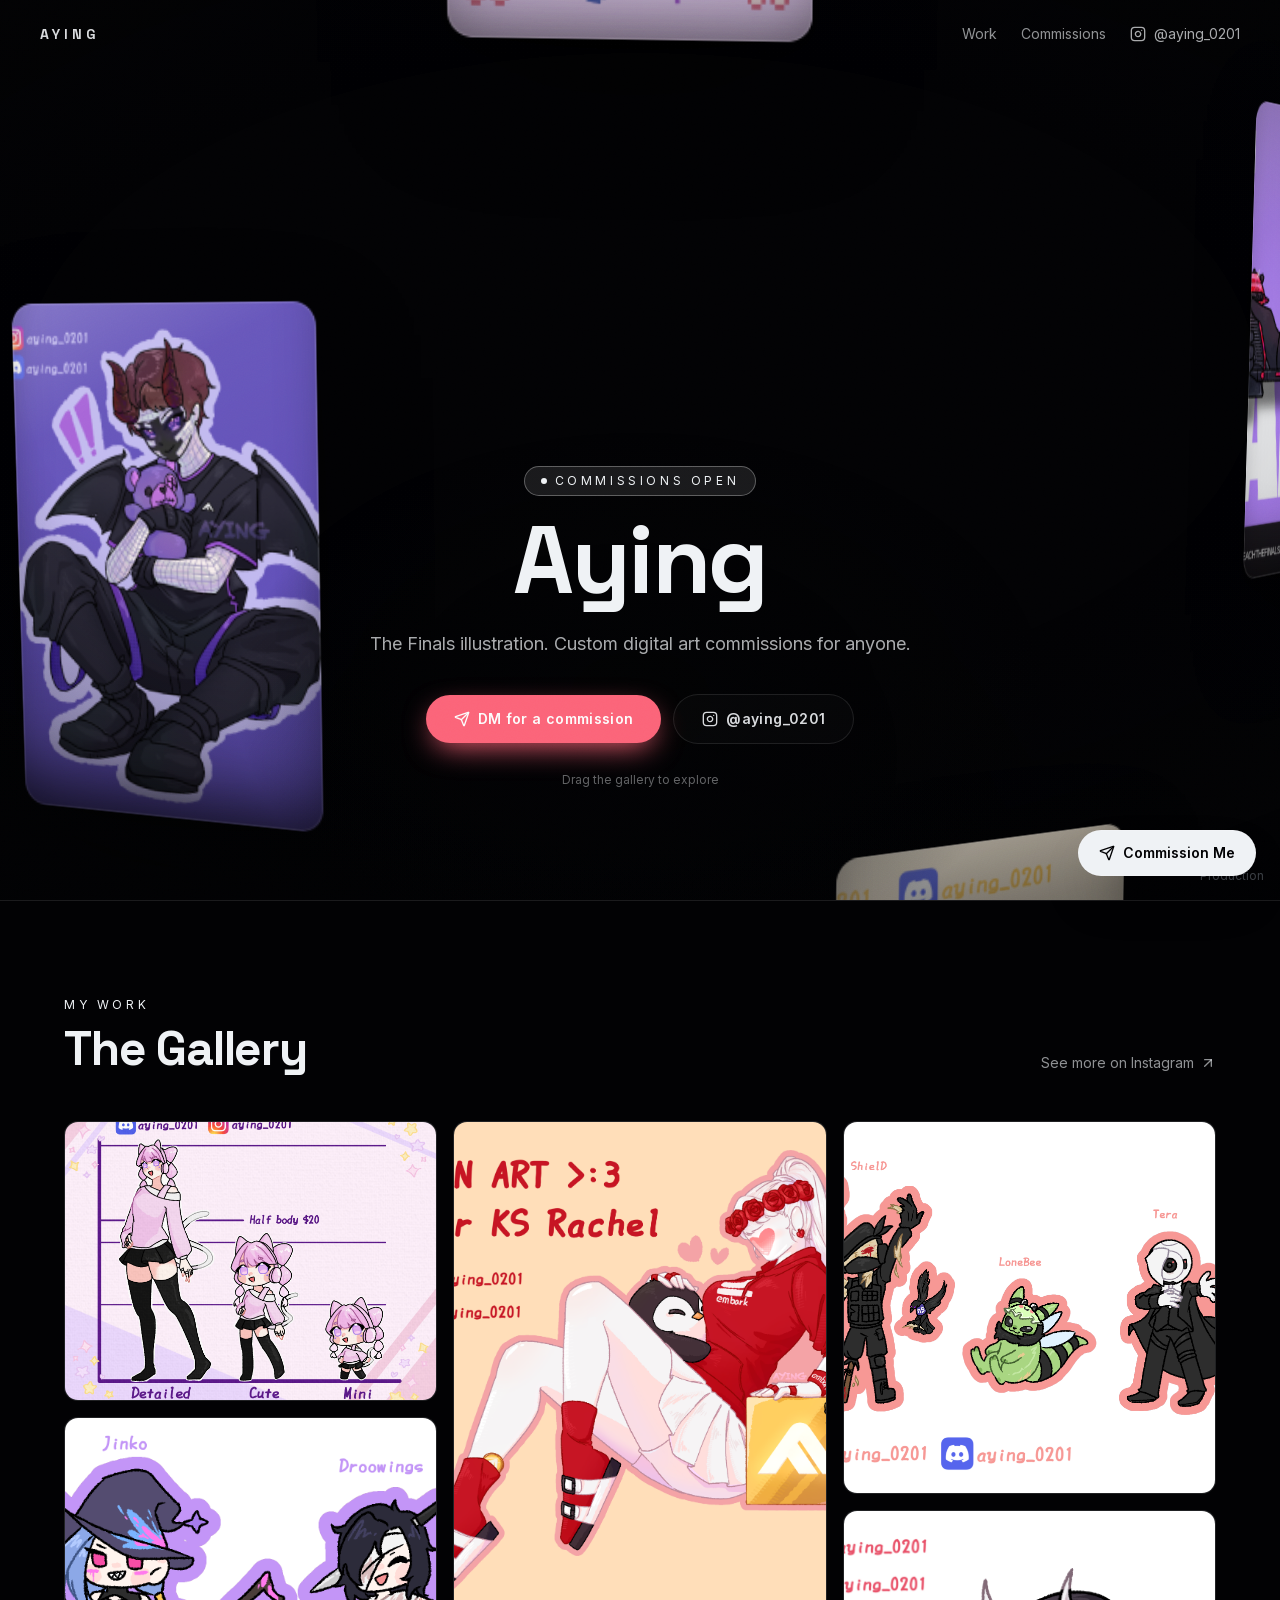
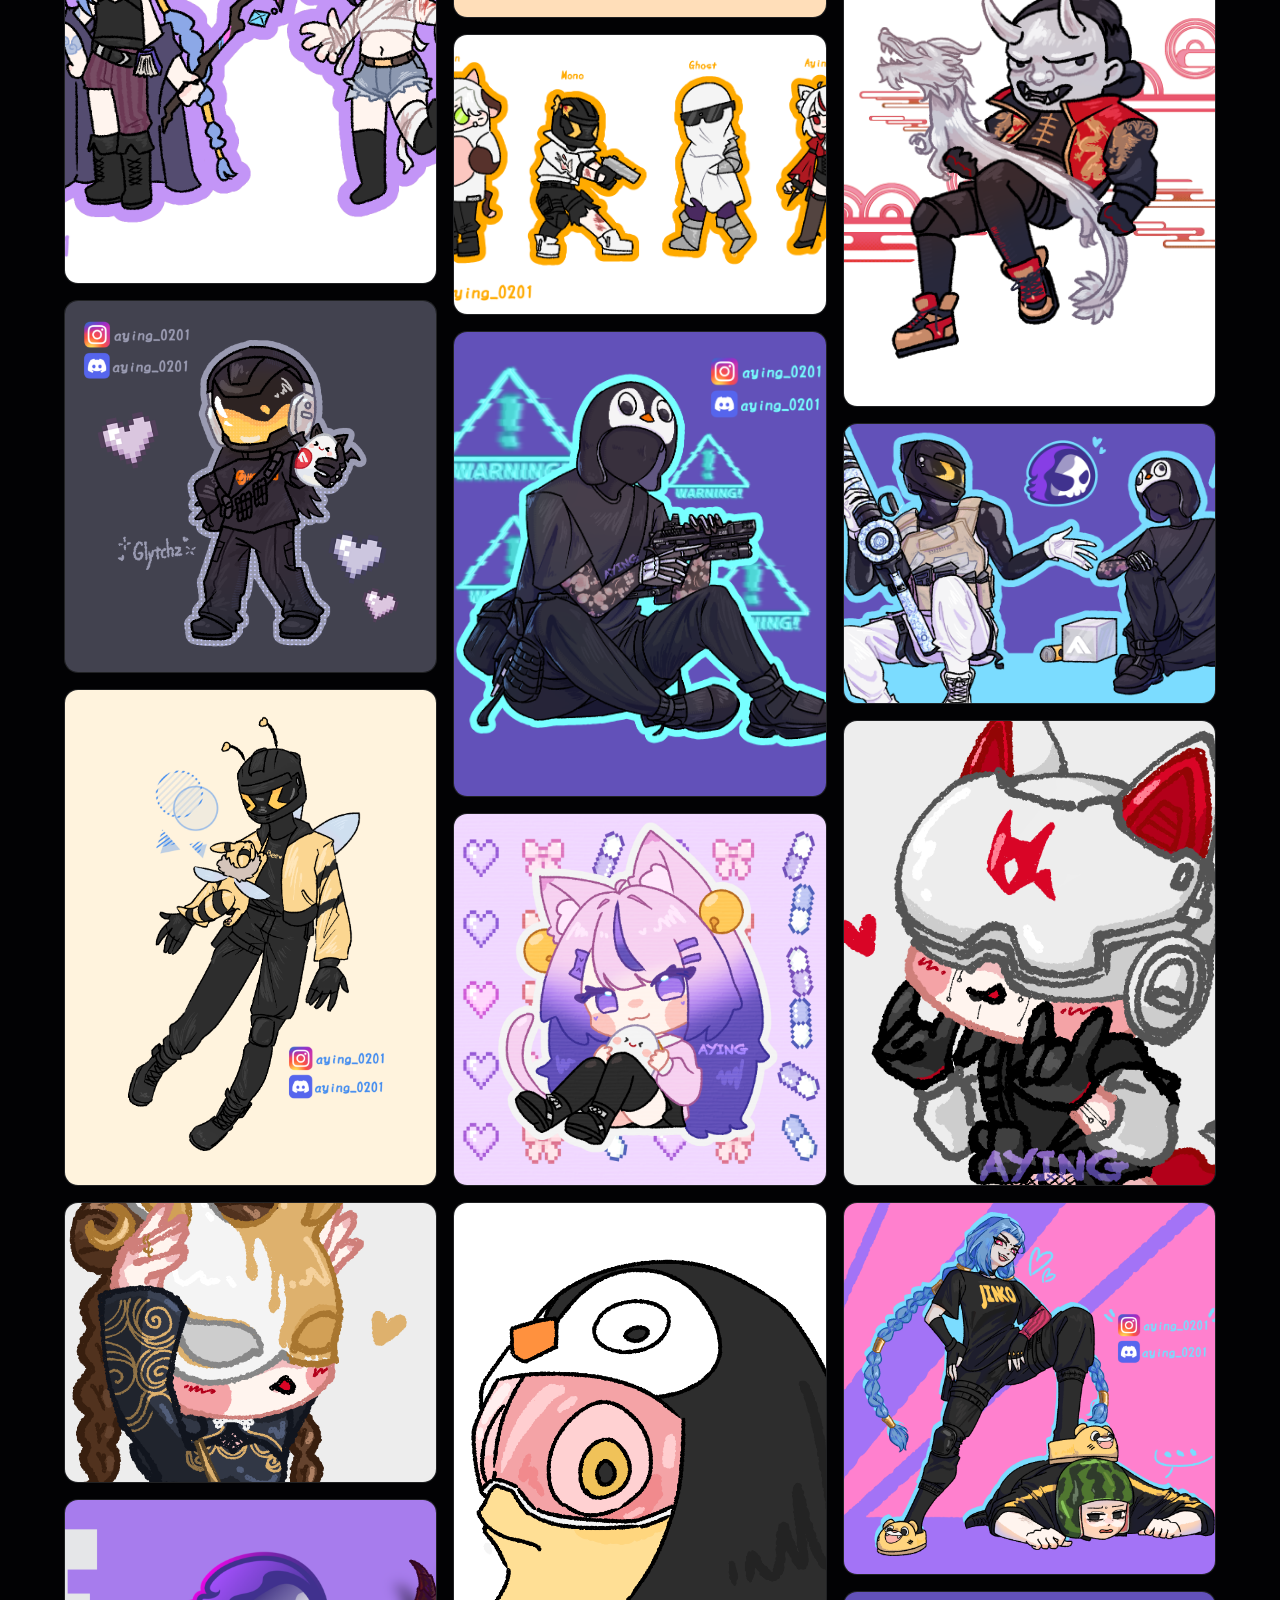
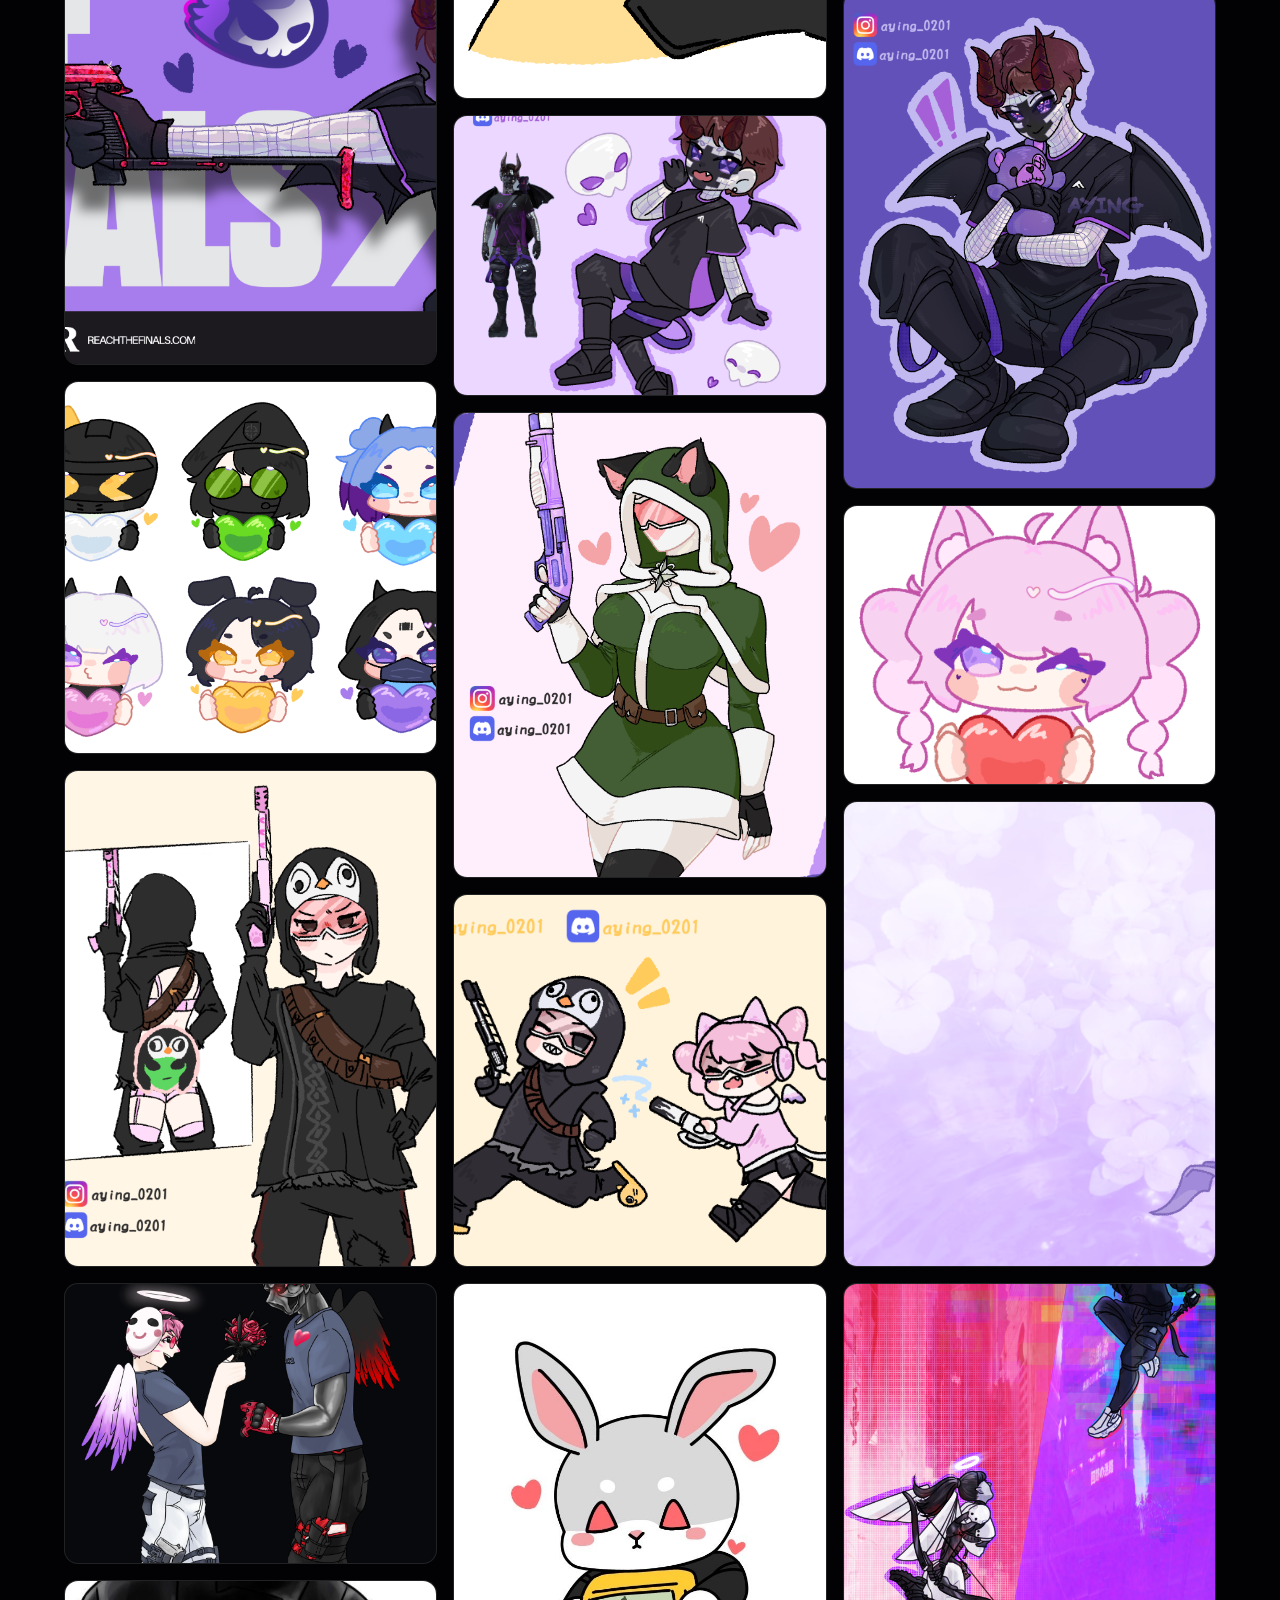
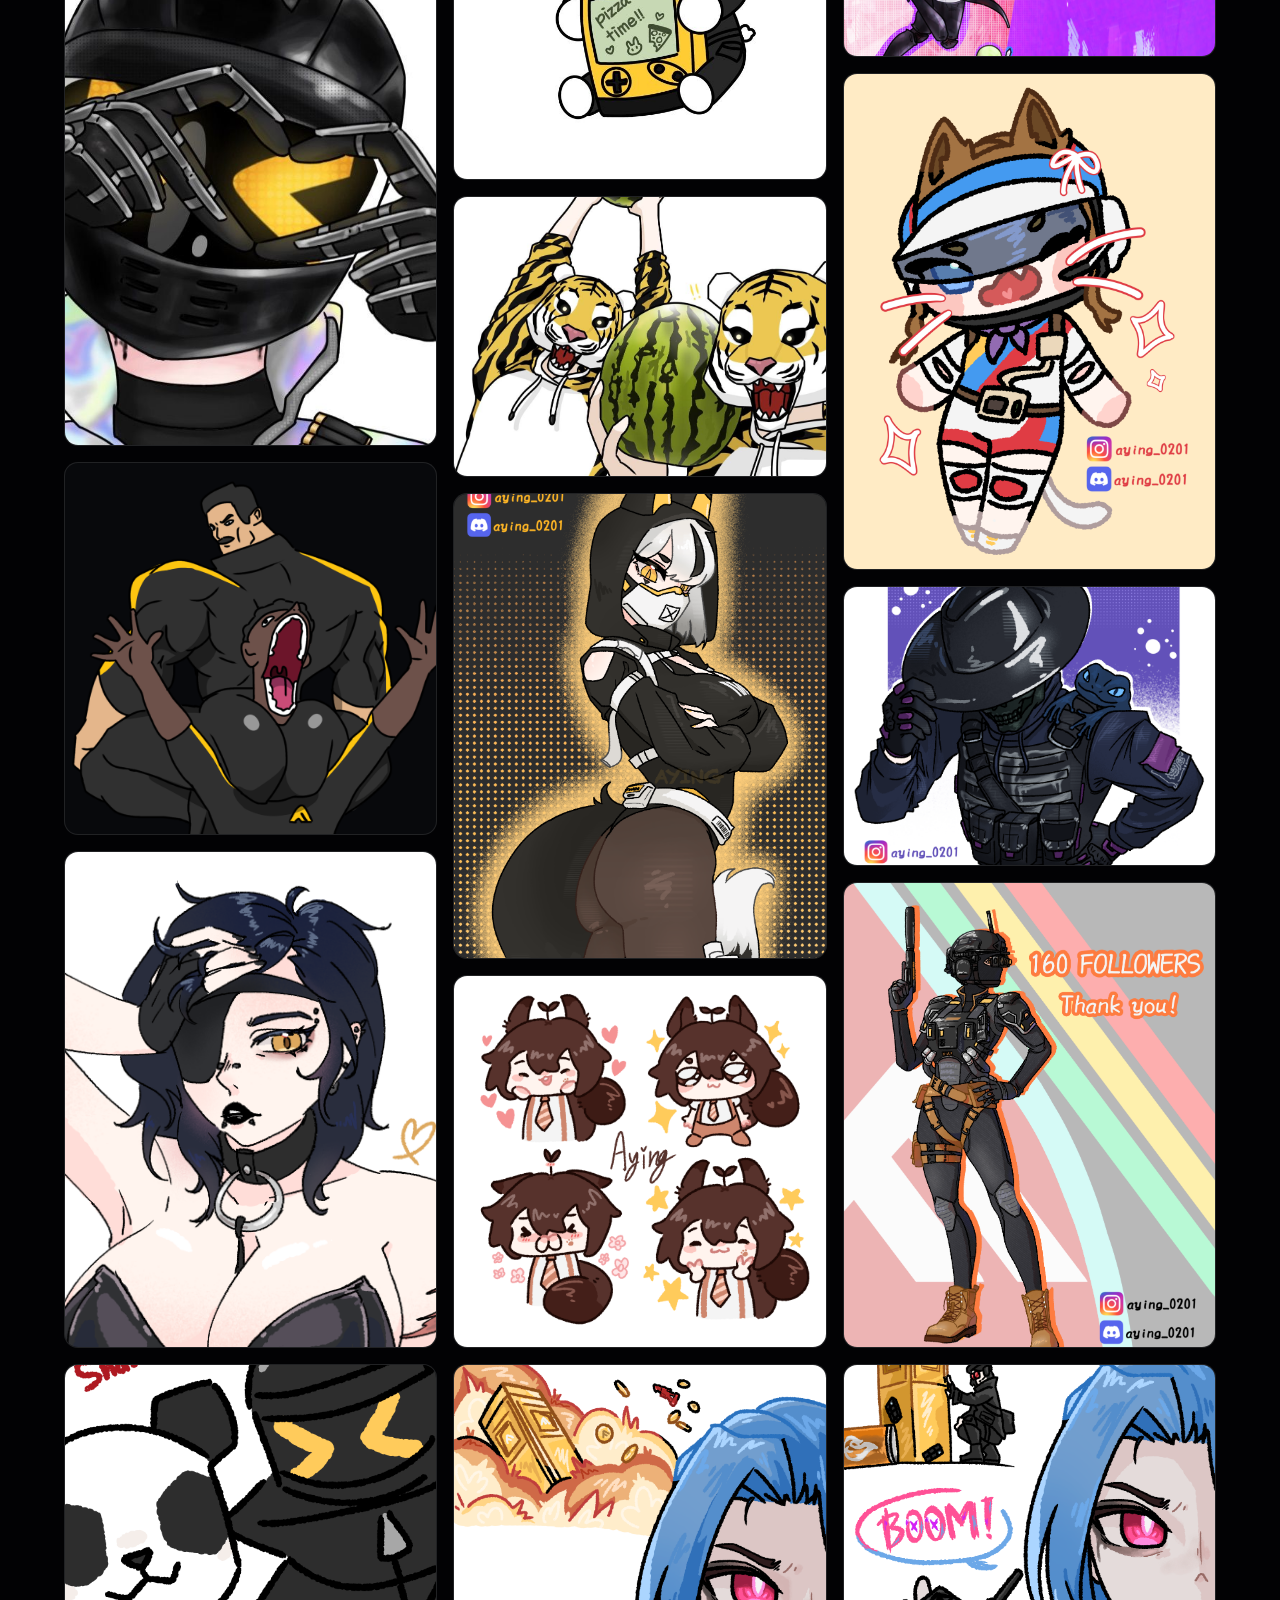
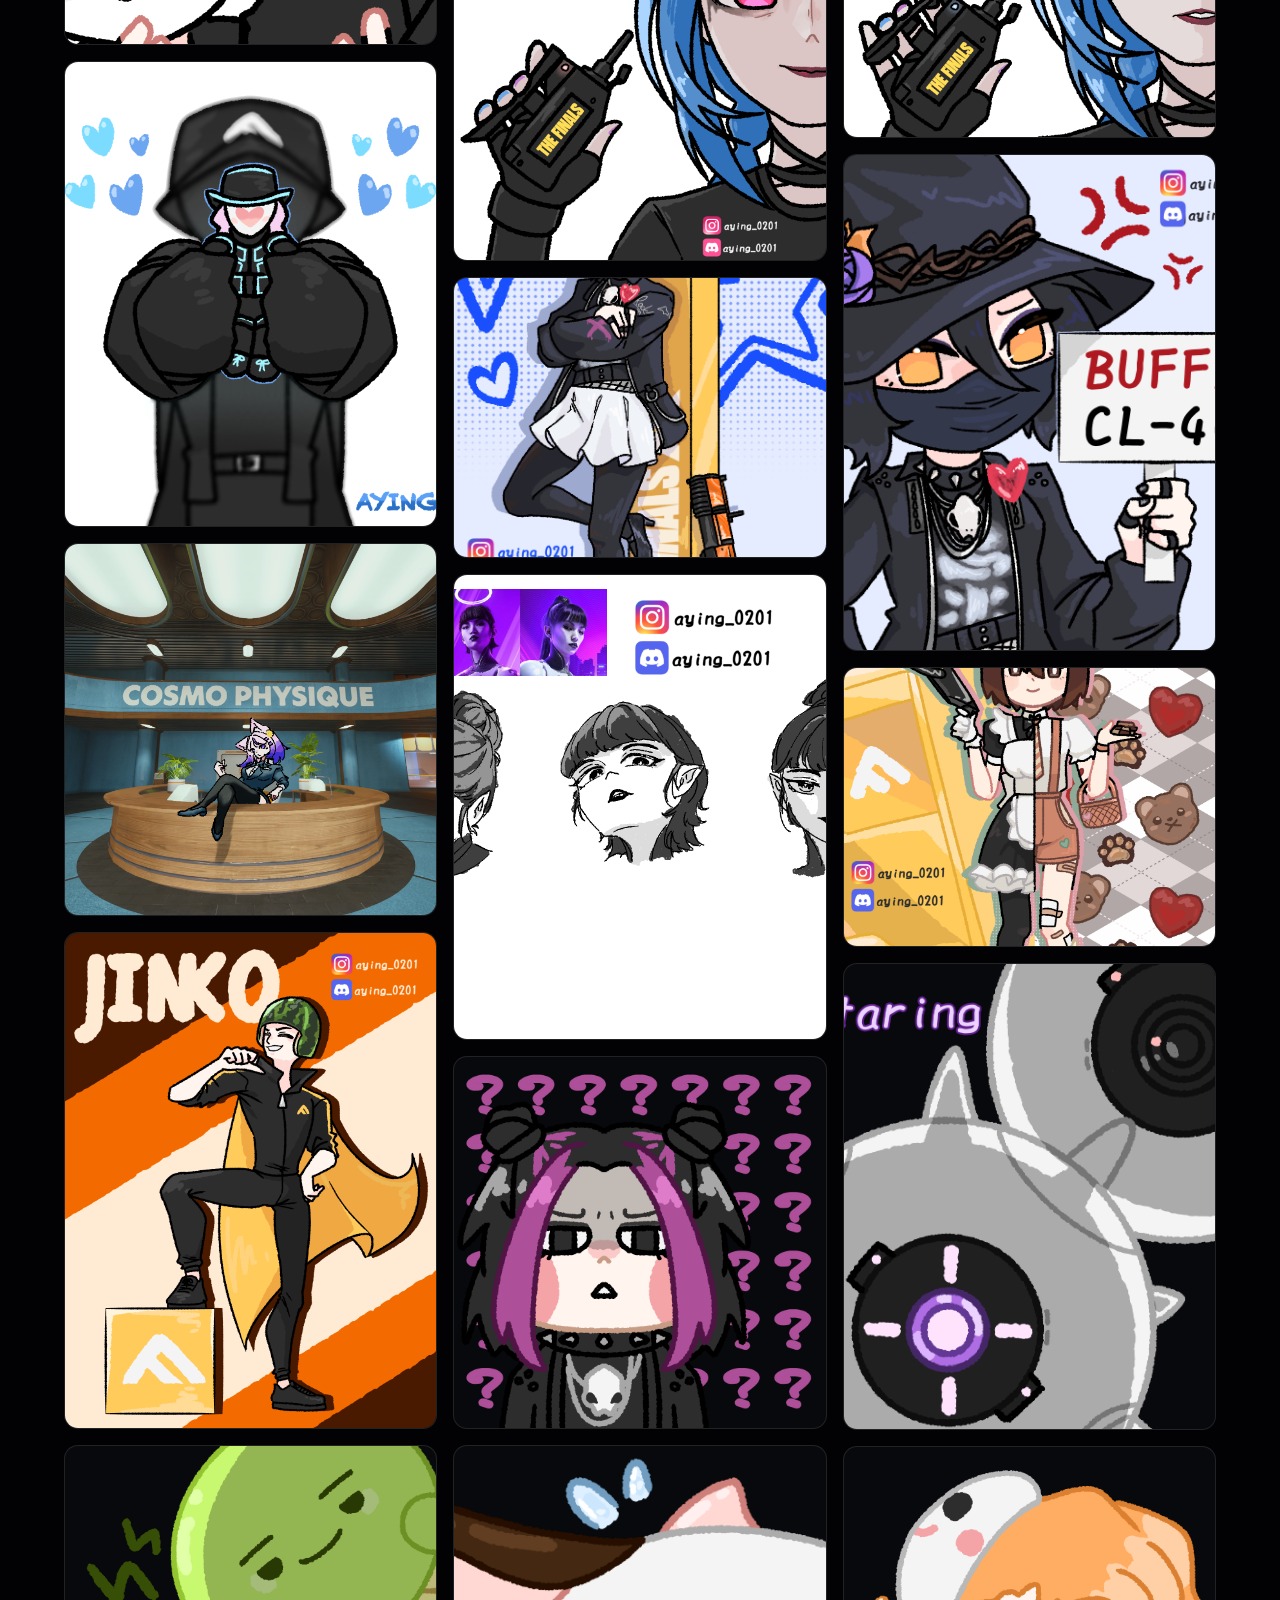
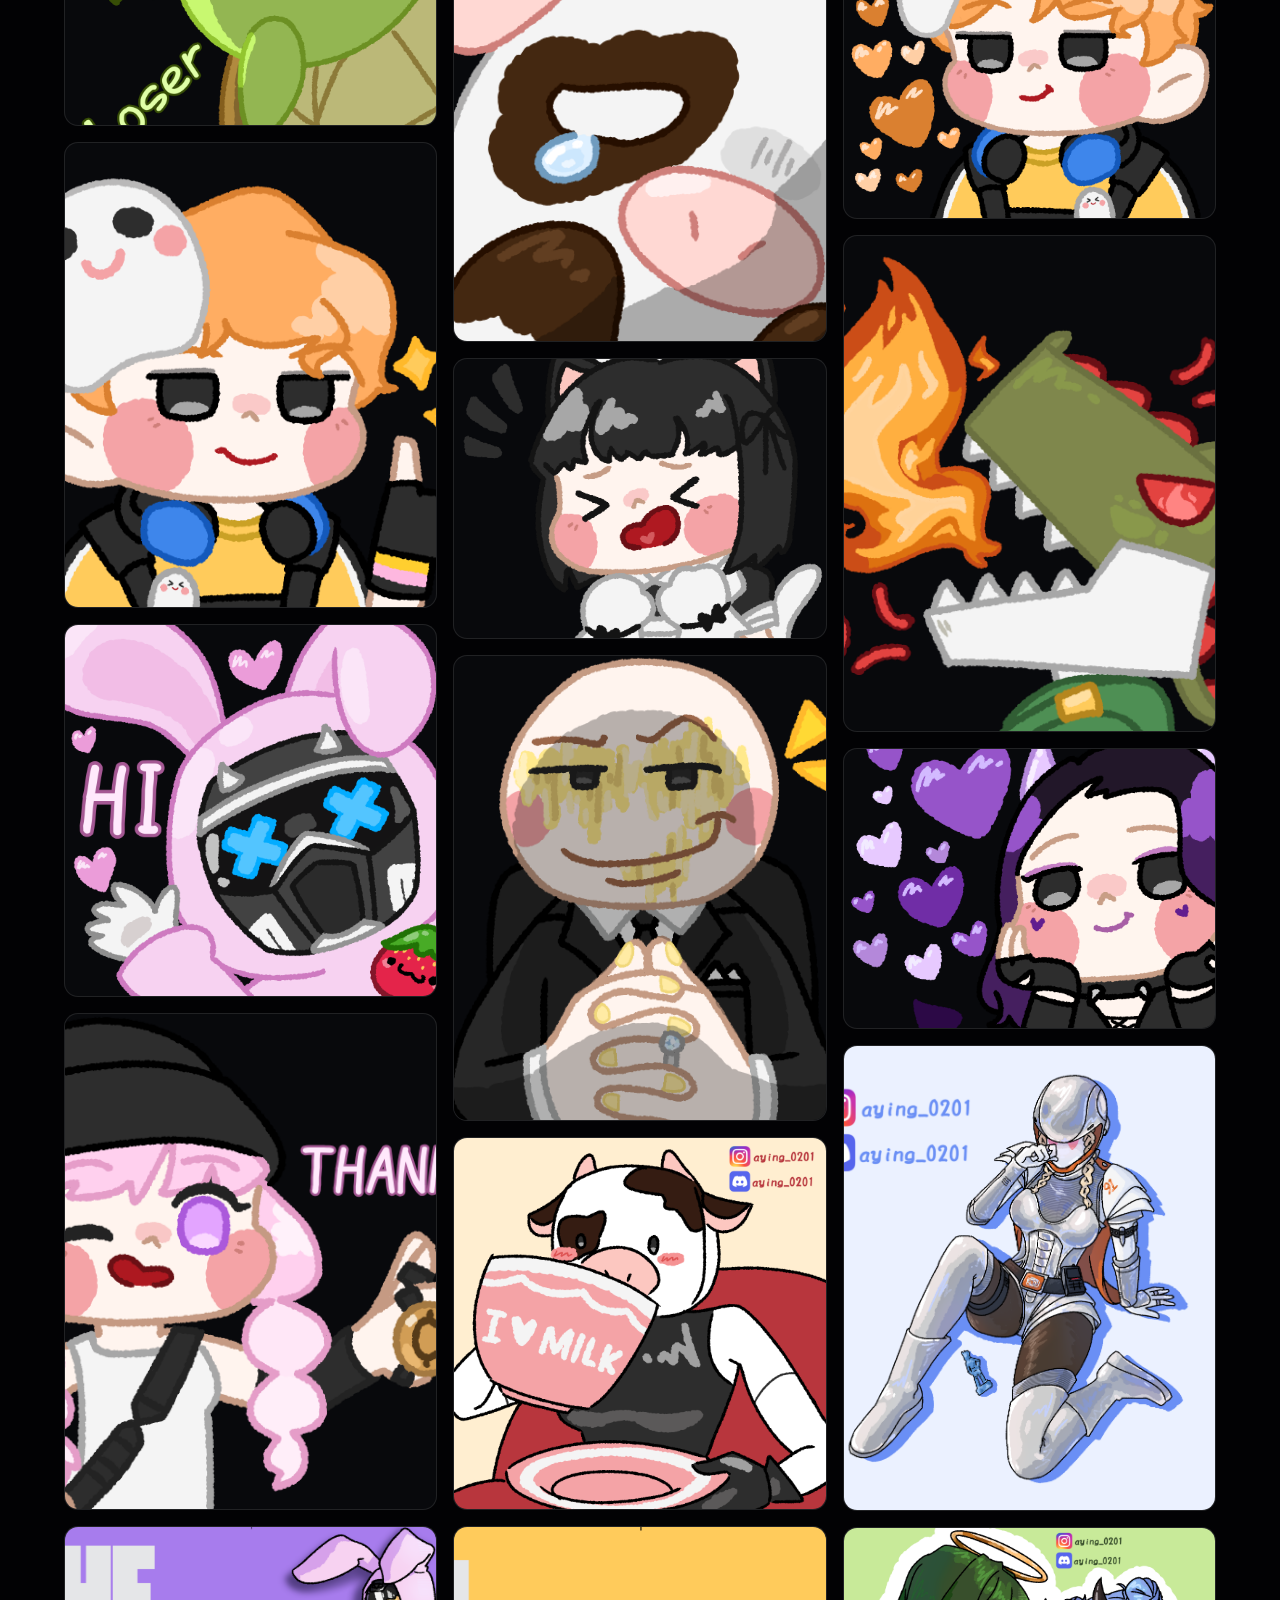
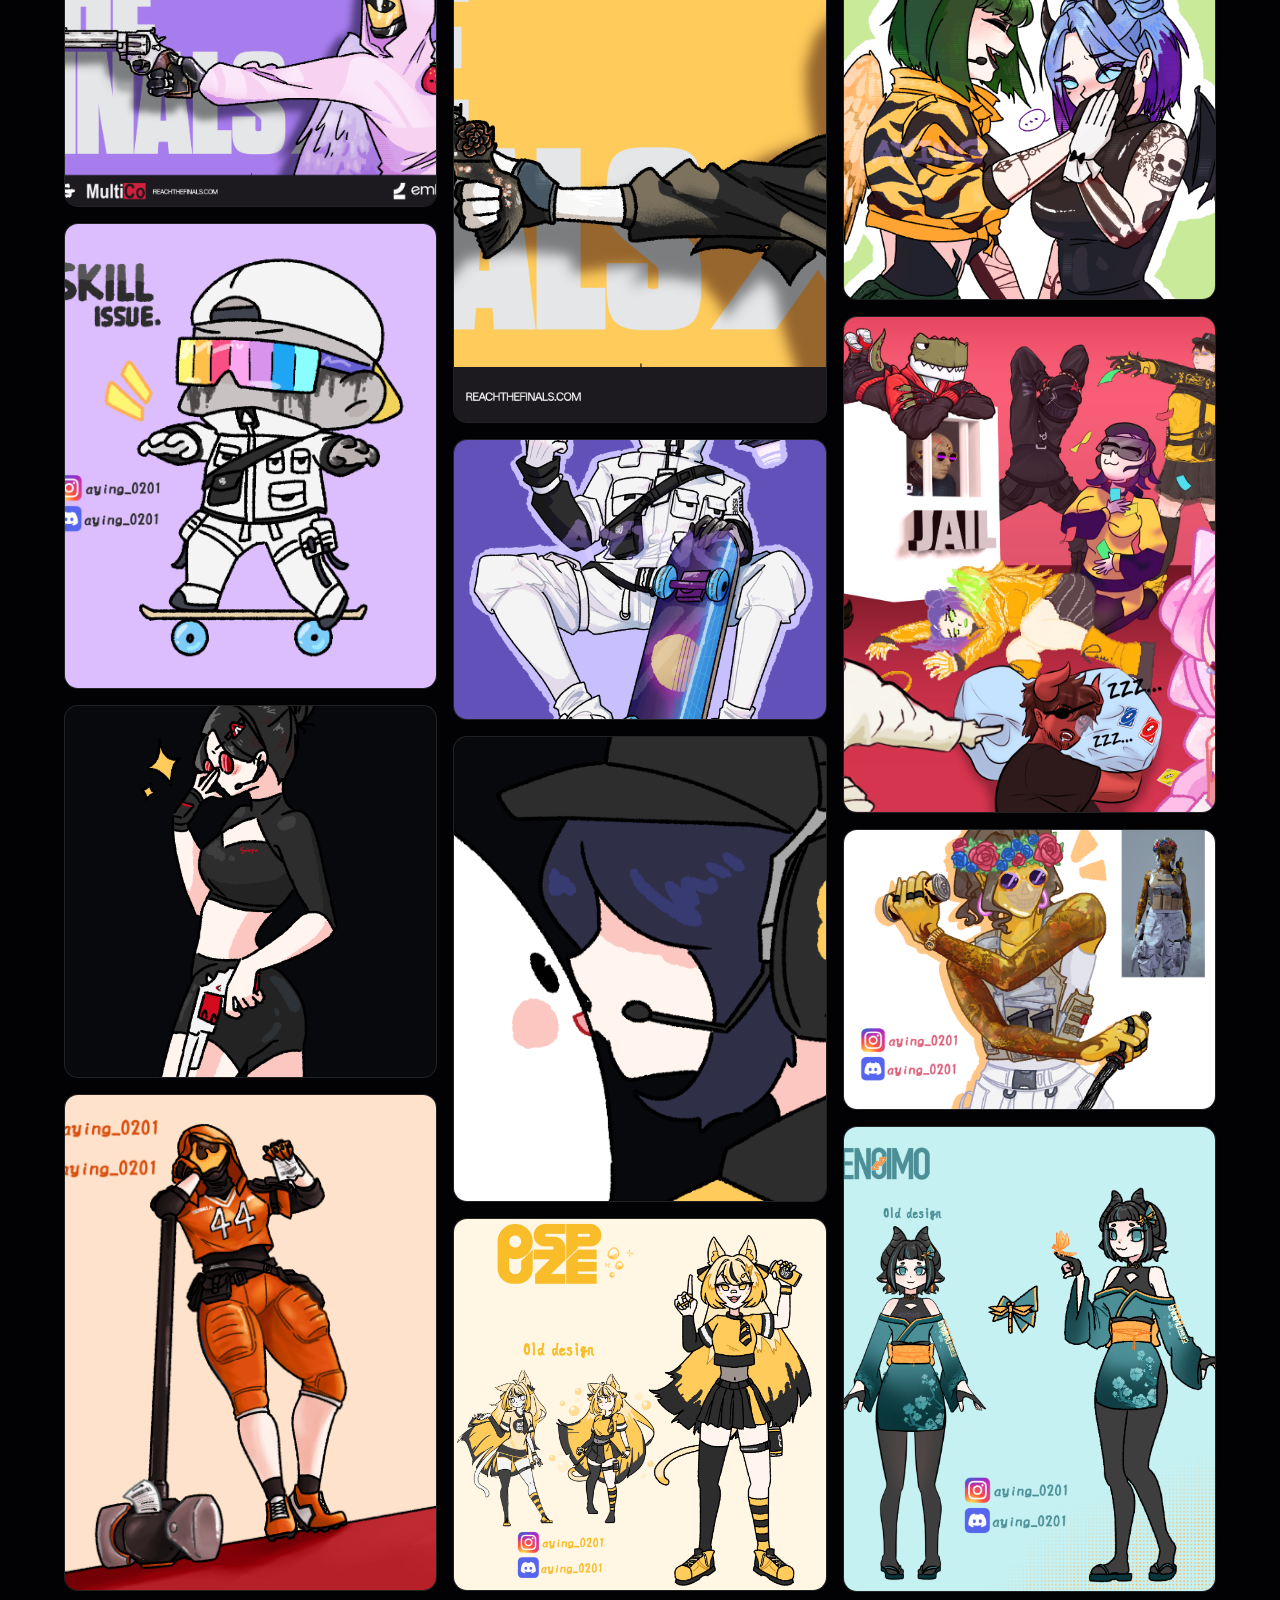
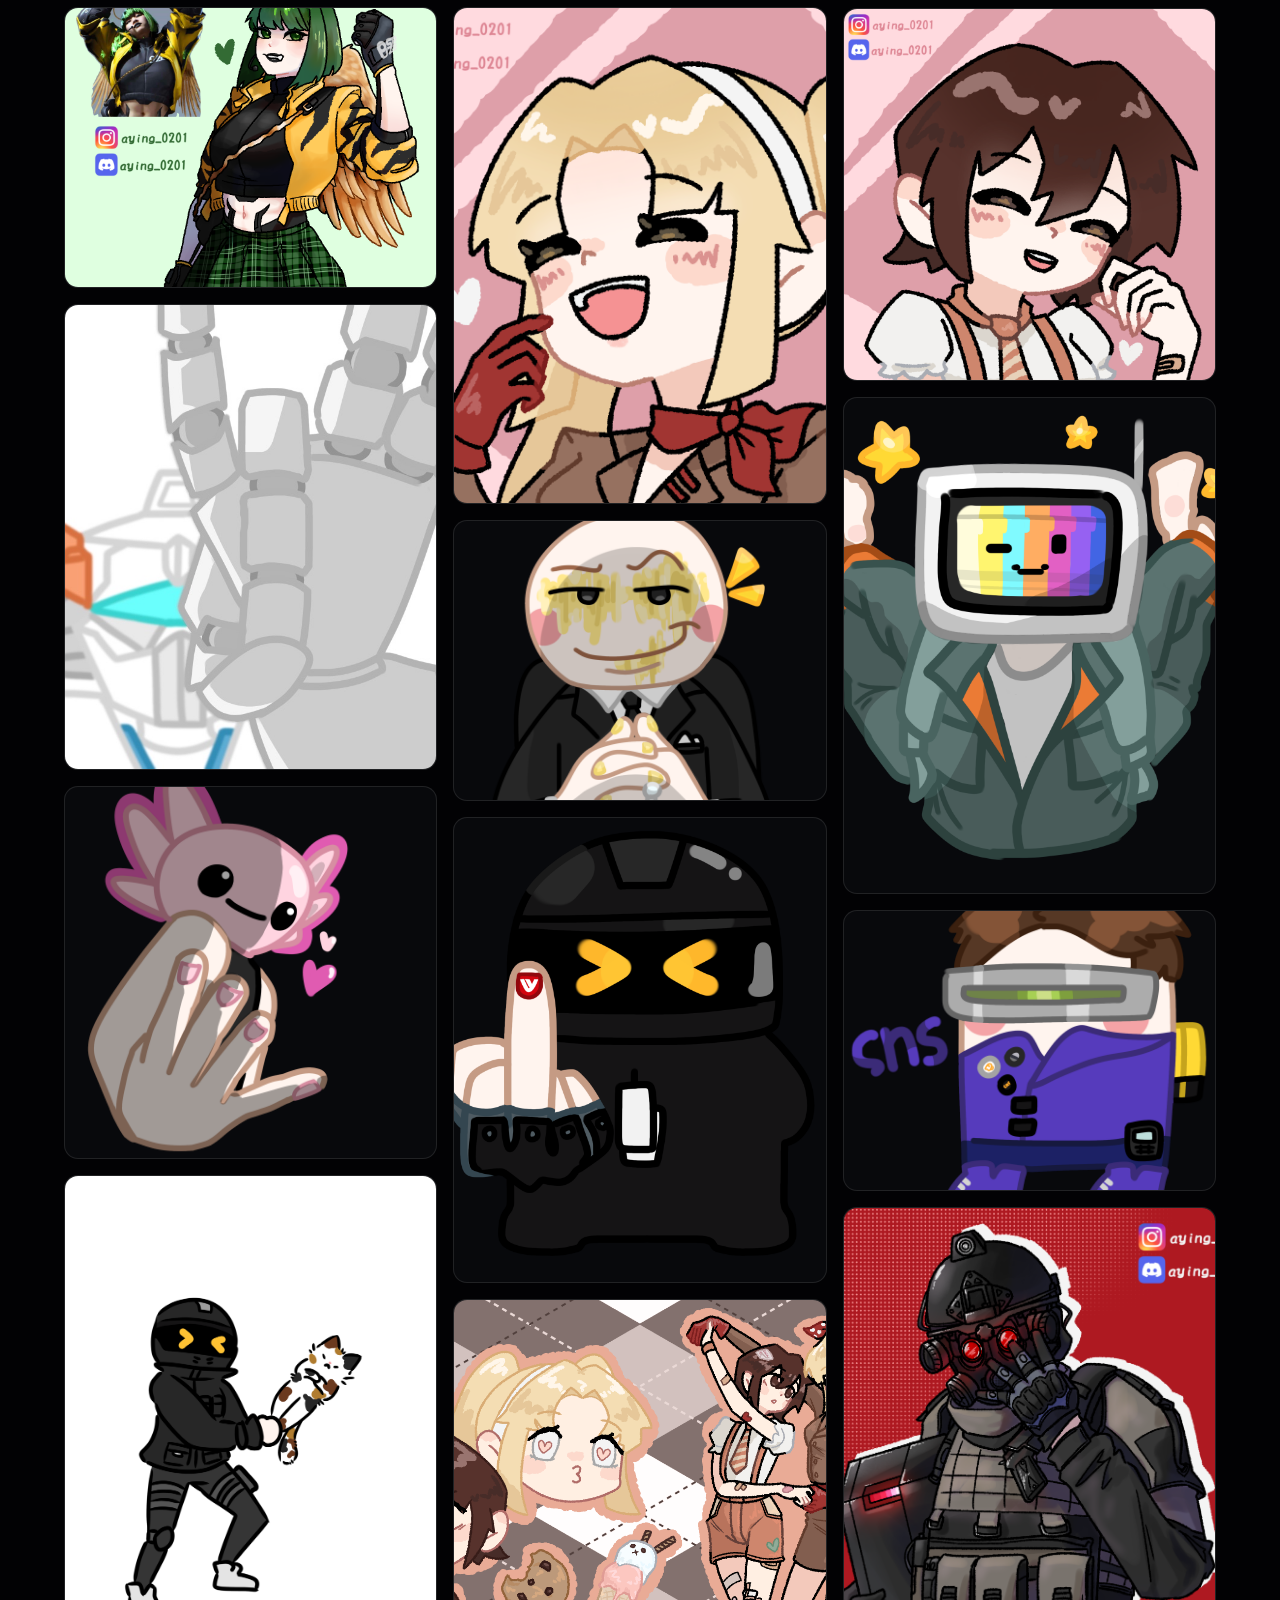
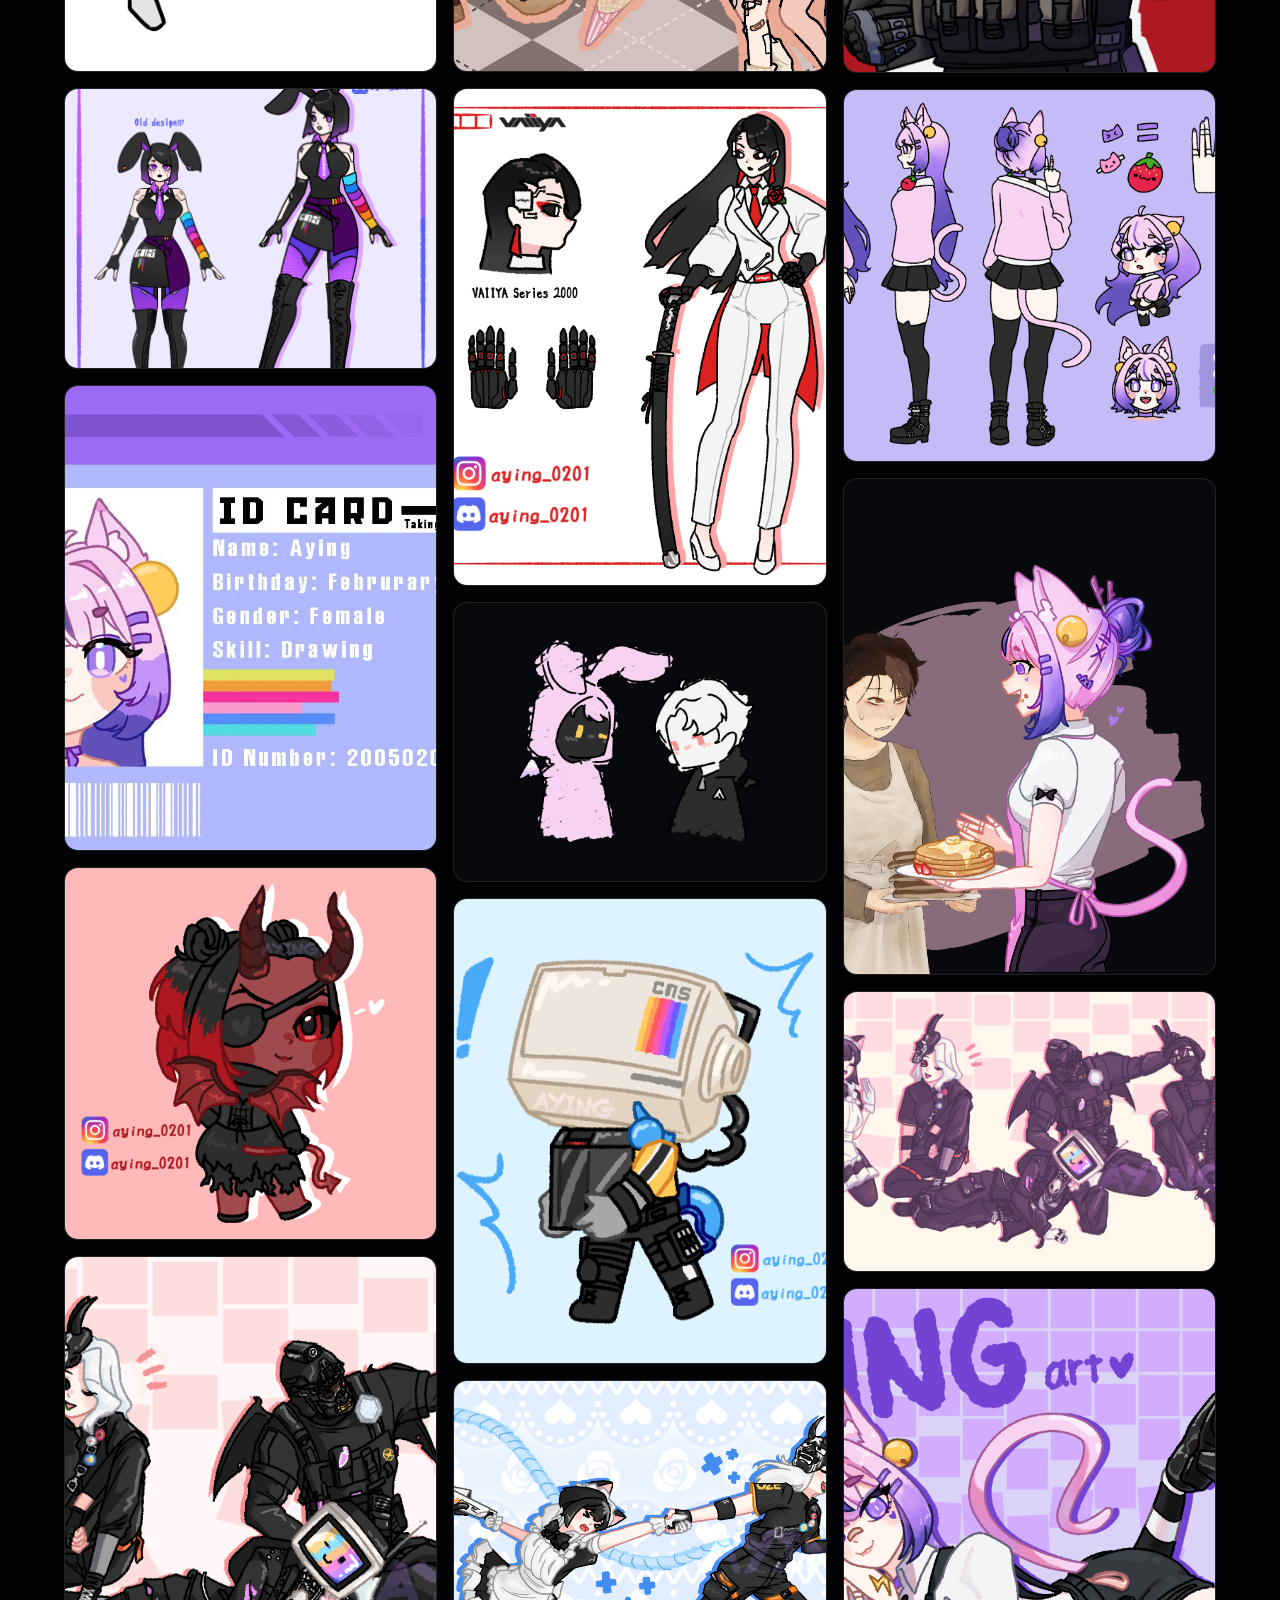
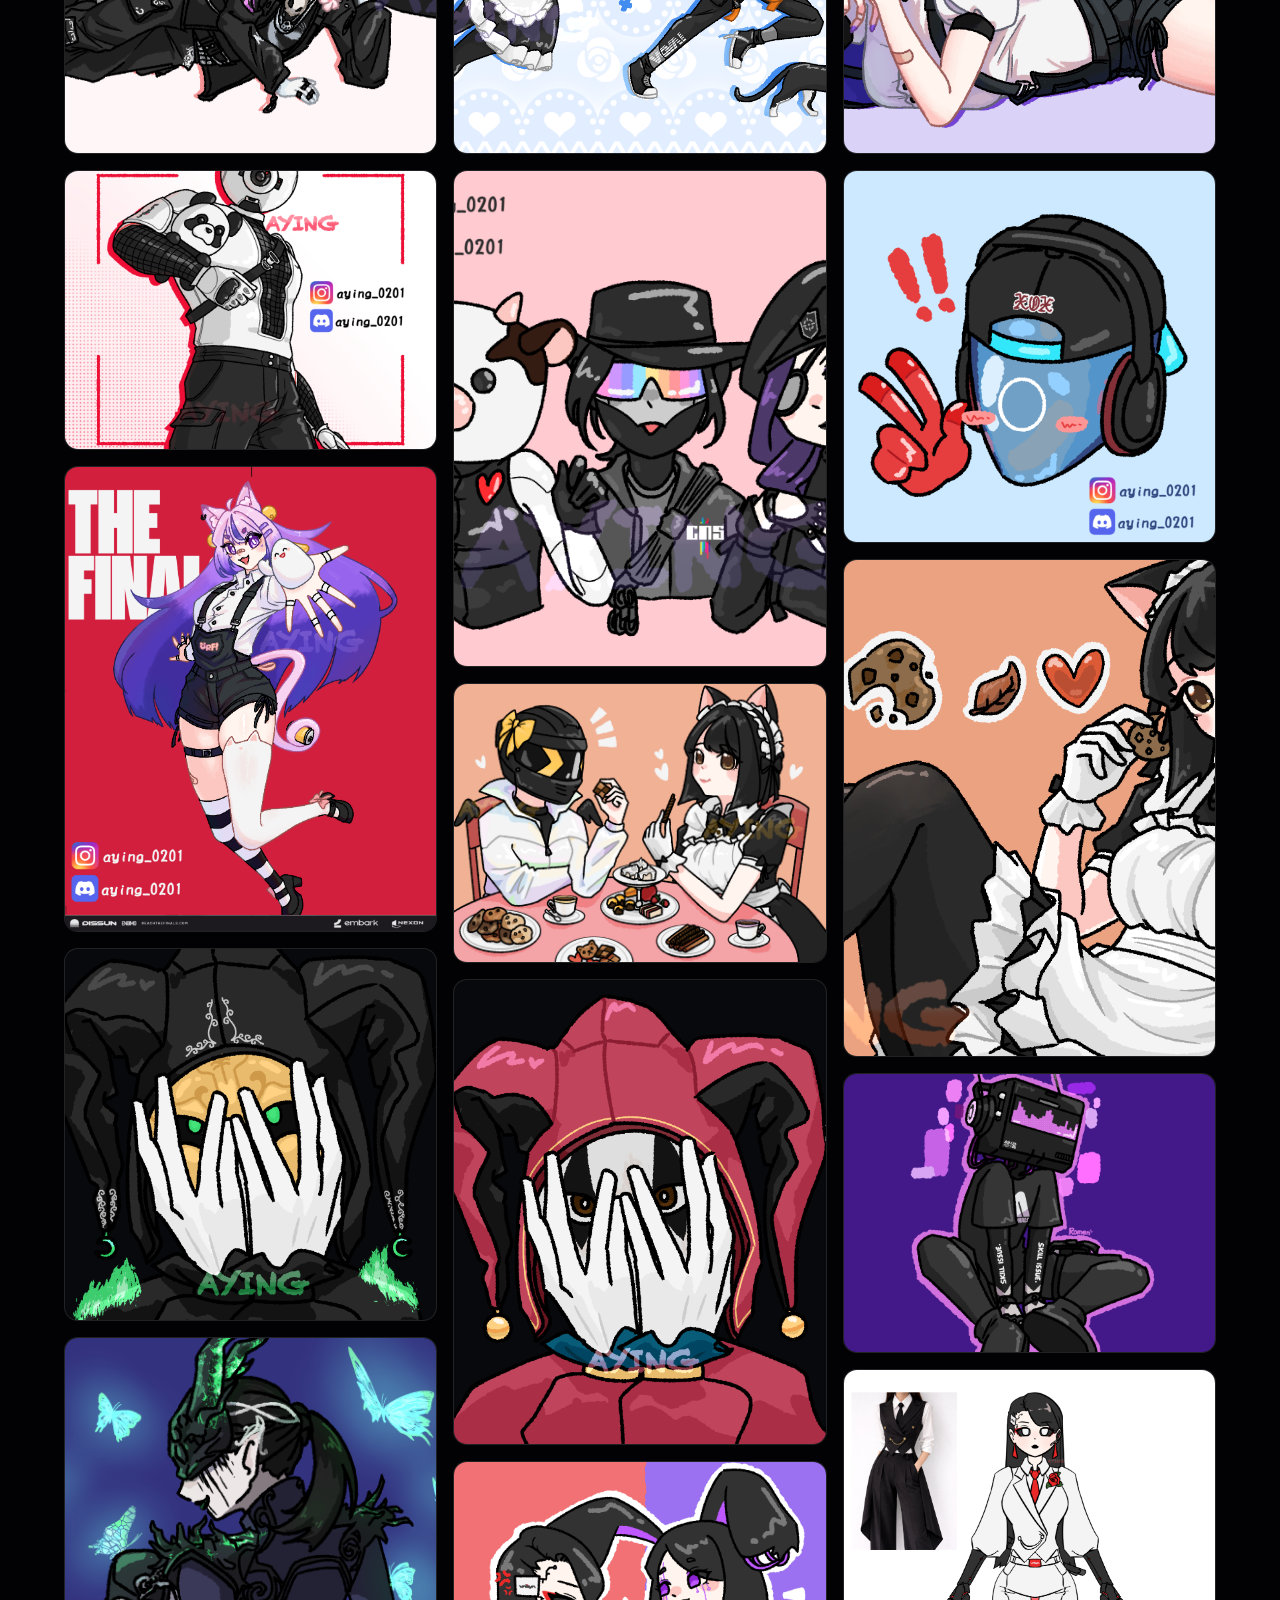
<file: index.html>
<!DOCTYPE html><html lang="en" class="dark bg-background space_grotesk_d2a1ec3b-module__cnUgTW__variable inter_c6e48ee1-module__JRO3KW__variable"><head><meta charSet="utf-8"/><meta name="viewport" content="width=device-width, initial-scale=1"/><link rel="preload" href="/_next/static/media/0c89a48fa5027cee-s.p.2cyn07wtgehh0.woff2" as="font" crossorigin="" type="font/woff2"/><link rel="preload" href="/_next/static/media/83afe278b6a6bb3c-s.p.2bn3s6zvc0dyp.woff2" as="font" crossorigin="" type="font/woff2"/><link rel="preload" as="image" href="/art/public/images/discord-art-193.png"/><link rel="preload" as="image" href="/art/public/images/discord-art-192.png"/><link rel="preload" as="image" href="/art/public/images/discord-art-191.png"/><link rel="preload" as="image" href="/art/public/images/discord-art-190.png"/><link rel="preload" as="image" href="/art/public/images/discord-art-189.png"/><link rel="preload" as="image" href="/art/public/images/discord-art-188.png"/><link rel="preload" as="image" href="/art/public/images/discord-art-187.png"/><link rel="preload" as="image" href="/art/public/images/discord-art-186.png"/><link rel="preload" as="image" href="/art/public/images/discord-art-185.png"/><link rel="preload" as="image" href="/art/public/images/discord-art-184.png"/><link rel="stylesheet" href="/_next/static/chunks/1wzgbwra1yvth.css" data-precedence="next"/><link rel="preload" as="script" fetchPriority="low" href="/_next/static/chunks/3l04zcqx63h3y.js"/><script src="/_next/static/chunks/2ok_fay6l9q1p.js" async=""></script><script src="/_next/static/chunks/08ttfj81-47mu.js" async=""></script><script src="/_next/static/chunks/turbopack-33vp347x__vaf.js" async=""></script><script src="/_next/static/chunks/3fntmmi971322.js" async="" crossorigin=""></script><script src="/_next/static/chunks/3weu1mi3bfn2n.js" async="" crossorigin=""></script><link rel="preload" as="image" href="/art/public/images/discord-art-183.png"/><link rel="preload" as="image" href="/art/public/images/discord-art-182.png"/><link rel="preload" as="image" href="/art/public/images/discord-art-181.png"/><link rel="preload" as="image" href="/art/public/images/discord-art-180.png"/><link rel="preload" as="image" href="/art/public/images/discord-art-179.png"/><link rel="preload" as="image" href="/art/public/images/discord-art-178.png"/><link rel="preload" as="image" href="/art/public/images/discord-art-177.png"/><link rel="preload" as="image" href="/art/public/images/discord-art-176.png"/><link rel="preload" as="image" href="/art/public/images/discord-art-175.png"/><link rel="preload" as="image" href="/art/public/images/discord-art-174.png"/><link rel="preload" as="image" href="/art/public/images/discord-art-173.png"/><link rel="preload" as="image" href="/art/public/images/discord-art-172.png"/><link rel="preload" as="image" href="/art/public/images/discord-art-171.png"/><link rel="preload" as="image" href="/art/public/images/discord-art-170.png"/><link rel="preload" as="image" href="/art/public/images/discord-art-169.jpg"/><link rel="preload" as="image" href="/art/public/images/discord-art-168.png"/><link rel="preload" as="image" href="/art/public/images/discord-art-167.jpg"/><link rel="preload" as="image" href="/art/public/images/discord-art-166.jpg"/><link rel="preload" as="image" href="/art/public/images/discord-art-163.png"/><link rel="preload" as="image" href="/art/public/images/discord-art-162.png"/><link rel="preload" as="image" href="/art/public/images/discord-art-082.png"/><link rel="preload" as="image" href="/art/public/images/discord-art-159.png"/><link rel="preload" as="image" href="/art/public/images/discord-art-156.png"/><link rel="preload" as="image" href="/art/public/images/discord-art-153.png"/><link rel="preload" as="image" href="/art/public/images/discord-art-150.png"/><link rel="preload" as="image" href="/art/public/images/discord-art-146.png"/><link rel="preload" as="image" href="/art/public/images/discord-art-143.png"/><link rel="preload" as="image" href="/art/public/images/discord-art-140.png"/><link rel="preload" as="image" href="/art/public/images/discord-art-137.png"/><link rel="preload" as="image" href="/art/public/images/discord-art-134.png"/><link rel="preload" as="image" href="/art/public/images/discord-art-129.png"/><link rel="preload" as="image" href="/art/public/images/discord-art-125.png"/><link rel="preload" as="image" href="/art/public/images/discord-art-121.png"/><link rel="preload" as="image" href="/art/public/images/discord-art-118.png"/><link rel="preload" as="image" href="/art/public/images/discord-art-115.png"/><link rel="preload" as="image" href="/art/public/images/discord-art-112.png"/><link rel="preload" as="image" href="/art/public/images/discord-art-109.png"/><link rel="preload" as="image" href="/art/public/images/discord-art-105.png"/><link rel="preload" as="image" href="/art/public/images/discord-art-101.png"/><link rel="preload" as="image" href="/art/public/images/discord-art-098.jpg"/><link rel="preload" as="image" href="/art/public/images/discord-art-092.png"/><link rel="preload" as="image" href="/art/public/images/discord-art-089.png"/><link rel="preload" as="image" href="/art/public/images/discord-art-086.png"/><link rel="preload" as="image" href="/art/public/images/discord-art-083.png"/><link rel="preload" as="image" href="/art/public/images/discord-art-079.png"/><link rel="preload" as="image" href="/art/public/images/discord-art-076.png"/><link rel="preload" as="image" href="/art/public/images/discord-art-072.png"/><link rel="preload" as="image" href="/art/public/images/discord-art-069.png"/><link rel="preload" as="image" href="/art/public/images/discord-art-065.png"/><link rel="preload" as="image" href="/art/public/images/discord-art-062.png"/><link rel="preload" as="image" href="/art/public/images/discord-art-059.png"/><link rel="preload" as="image" href="/art/public/images/discord-art-055.png"/><link rel="preload" as="image" href="/art/public/images/discord-art-051.png"/><link rel="preload" as="image" href="/art/public/images/discord-art-047.png"/><link rel="preload" as="image" href="/art/public/images/discord-art-044.png"/><link rel="preload" as="image" href="/art/public/images/discord-art-041.png"/><link rel="preload" as="image" href="/art/public/images/discord-art-038.png"/><link rel="preload" as="image" href="/art/public/images/discord-art-035.png"/><link rel="preload" as="image" href="/art/public/images/discord-art-032.png"/><link rel="preload" as="image" href="/art/public/images/discord-art-029.png"/><link rel="preload" as="image" href="/art/public/images/discord-art-024.png"/><link rel="preload" as="image" href="/art/public/images/discord-art-020.png"/><link rel="preload" as="image" href="/art/public/images/discord-art-013.png"/><link rel="preload" as="image" href="/art/public/images/discord-art-009.png"/><link rel="preload" as="image" href="/art/public/images/discord-art-004.png"/><link rel="preload" as="image" href="/art/public/images/discord-art-001.png"/><link rel="preload" as="image" href="/art/public/images/discord-art-161.png"/><link rel="preload" as="image" href="/art/public/images/discord-art-158.png"/><link rel="preload" as="image" href="/art/public/images/discord-art-155.png"/><link rel="preload" as="image" href="/art/public/images/discord-art-152.png"/><link rel="preload" as="image" href="/art/public/images/discord-art-148.png"/><link rel="preload" as="image" href="/art/public/images/discord-art-145.png"/><link rel="preload" as="image" href="/art/public/images/discord-art-142.png"/><link rel="preload" as="image" href="/art/public/images/discord-art-139.png"/><link rel="preload" as="image" href="/art/public/images/discord-art-136.png"/><link rel="preload" as="image" href="/art/public/images/discord-art-133.png"/><link rel="preload" as="image" href="/art/public/images/discord-art-128.png"/><link rel="preload" as="image" href="/art/public/images/discord-art-124.png"/><link rel="preload" as="image" href="/art/public/images/discord-art-120.png"/><link rel="preload" as="image" href="/art/public/images/discord-art-117.png"/><link rel="preload" as="image" href="/art/public/images/discord-art-114.png"/><link rel="preload" as="image" href="/art/public/images/discord-art-111.png"/><link rel="preload" as="image" href="/art/public/images/discord-art-108.png"/><link rel="preload" as="image" href="/art/public/images/discord-art-104.png"/><link rel="preload" as="image" href="/art/public/images/discord-art-100.png"/><link rel="preload" as="image" href="/art/public/images/discord-art-097.png"/><link rel="preload" as="image" href="/art/public/images/discord-art-091.png"/><link rel="preload" as="image" href="/art/public/images/discord-art-088.png"/><link rel="preload" as="image" href="/art/public/images/discord-art-085.png"/><link rel="preload" as="image" href="/art/public/images/discord-art-081.png"/><link rel="preload" as="image" href="/art/public/images/discord-art-078.png"/><link rel="preload" as="image" href="/art/public/images/discord-art-075.png"/><link rel="preload" as="image" href="/art/public/images/discord-art-071.png"/><link rel="preload" as="image" href="/art/public/images/discord-art-068.png"/><link rel="preload" as="image" href="/art/public/images/discord-art-064.png"/><link rel="preload" as="image" href="/art/public/images/discord-art-061.png"/><link rel="preload" as="image" href="/art/public/images/discord-art-057.png"/><link rel="preload" as="image" href="/art/public/images/discord-art-054.png"/><link rel="preload" as="image" href="/art/public/images/discord-art-050.png"/><link rel="preload" as="image" href="/art/public/images/discord-art-046.png"/><link rel="preload" as="image" href="/art/public/images/discord-art-043.png"/><link rel="preload" as="image" href="/art/public/images/discord-art-040.png"/><link rel="preload" as="image" href="/art/public/images/discord-art-037.png"/><link rel="preload" as="image" href="/art/public/images/discord-art-034.png"/><link rel="preload" as="image" href="/art/public/images/discord-art-031.png"/><link rel="preload" as="image" href="/art/public/images/discord-art-028.png"/><link rel="preload" as="image" href="/art/public/images/discord-art-023.png"/><link rel="preload" as="image" href="/art/public/images/discord-art-019.png"/><link rel="preload" as="image" href="/art/public/images/discord-art-012.png"/><link rel="preload" as="image" href="/art/public/images/discord-art-008.png"/><link rel="preload" as="image" href="/art/public/images/discord-art-003.png"/><link rel="preload" as="image" href="/art/public/images/discord-art-160.png"/><link rel="preload" as="image" href="/art/public/images/discord-art-157.png"/><link rel="preload" as="image" href="/art/public/images/discord-art-154.png"/><link rel="preload" as="image" href="/art/public/images/discord-art-151.png"/><link rel="preload" as="image" href="/art/public/images/discord-art-147.png"/><link rel="preload" as="image" href="/art/public/images/discord-art-144.png"/><link rel="preload" as="image" href="/art/public/images/discord-art-141.png"/><link rel="preload" as="image" href="/art/public/images/discord-art-138.png"/><link rel="preload" as="image" href="/art/public/images/discord-art-135.png"/><link rel="preload" as="image" href="/art/public/images/discord-art-131.png"/><link rel="preload" as="image" href="/art/public/images/discord-art-126.png"/><link rel="preload" as="image" href="/art/public/images/discord-art-123.png"/><link rel="preload" as="image" href="/art/public/images/discord-art-119.png"/><link rel="preload" as="image" href="/art/public/images/discord-art-116.png"/><link rel="preload" as="image" href="/art/public/images/discord-art-113.png"/><link rel="preload" as="image" href="/art/public/images/discord-art-110.png"/><link rel="preload" as="image" href="/art/public/images/discord-art-106.png"/><link rel="preload" as="image" href="/art/public/images/discord-art-103.png"/><link rel="preload" as="image" href="/art/public/images/discord-art-099.png"/><link rel="preload" as="image" href="/art/public/images/discord-art-094.png"/><link rel="preload" as="image" href="/art/public/images/discord-art-090.png"/><link rel="preload" as="image" href="/art/public/images/discord-art-087.png"/><link rel="preload" as="image" href="/art/public/images/discord-art-084.png"/><link rel="preload" as="image" href="/art/public/images/discord-art-080.png"/><link rel="preload" as="image" href="/art/public/images/discord-art-077.png"/><link rel="preload" as="image" href="/art/public/images/discord-art-074.png"/><link rel="preload" as="image" href="/art/public/images/discord-art-070.png"/><link rel="preload" as="image" href="/art/public/images/discord-art-066.png"/><link rel="preload" as="image" href="/art/public/images/discord-art-063.png"/><link rel="preload" as="image" href="/art/public/images/discord-art-060.png"/><link rel="preload" as="image" href="/art/public/images/discord-art-056.png"/><link rel="preload" as="image" href="/art/public/images/discord-art-053.png"/><link rel="preload" as="image" href="/art/public/images/discord-art-048.png"/><link rel="preload" as="image" href="/art/public/images/discord-art-045.png"/><link rel="preload" as="image" href="/art/public/images/discord-art-042.png"/><link rel="preload" as="image" href="/art/public/images/discord-art-039.png"/><link rel="preload" as="image" href="/art/public/images/discord-art-036.png"/><link rel="preload" as="image" href="/art/public/images/discord-art-033.png"/><link rel="preload" as="image" href="/art/public/images/discord-art-030.png"/><link rel="preload" as="image" href="/art/public/images/discord-art-025.png"/><link rel="preload" as="image" href="/art/public/images/discord-art-021.png"/><link rel="preload" as="image" href="/art/public/images/discord-art-014.png"/><link rel="preload" as="image" href="/art/public/images/discord-art-010.png"/><link rel="preload" as="image" href="/art/public/images/discord-art-005.png"/><link rel="preload" as="image" href="/art/public/images/discord-art-002.png"/><meta name="theme-color" content="#050507"/><meta name="color-scheme" content="dark"/><title>Aying — The Finals Illustration</title><meta name="description" content="Aying: The Finals illustration. Custom digital art commissions for anyone. Commissions open — DM on Instagram."/><meta name="next-size-adjust" content=""/><script src="/_next/static/chunks/0cz1d0mv5g_q7.js" noModule=""></script></head><body class="font-sans antialiased"><div hidden=""><!--$--><!--/$--></div><main class="relative min-h-dvh bg-background text-foreground"><section class="grain relative flex min-h-dvh flex-col overflow-hidden"><div class="helix-scene helix-fade-in absolute inset-0 cursor-grab touch-none select-none active:cursor-grabbing" aria-hidden="true"><div class="helix-camera"><div class="helix-stage"><div class="helix-card"><img src="/art/public/images/discord-art-193.png" alt="" class="h-full w-full object-cover" draggable="false"/><span class="helix-card-sheen" aria-hidden="true"></span></div><div class="helix-card"><img src="/art/public/images/discord-art-192.png" alt="" class="h-full w-full object-cover" draggable="false"/><span class="helix-card-sheen" aria-hidden="true"></span></div><div class="helix-card"><img src="/art/public/images/discord-art-191.png" alt="" class="h-full w-full object-cover" draggable="false"/><span class="helix-card-sheen" aria-hidden="true"></span></div><div class="helix-card"><img src="/art/public/images/discord-art-190.png" alt="" class="h-full w-full object-cover" draggable="false"/><span class="helix-card-sheen" aria-hidden="true"></span></div><div class="helix-card"><img src="/art/public/images/discord-art-189.png" alt="" class="h-full w-full object-cover" draggable="false"/><span class="helix-card-sheen" aria-hidden="true"></span></div><div class="helix-card"><img src="/art/public/images/discord-art-188.png" alt="" class="h-full w-full object-cover" draggable="false"/><span class="helix-card-sheen" aria-hidden="true"></span></div><div class="helix-card"><img src="/art/public/images/discord-art-187.png" alt="" class="h-full w-full object-cover" draggable="false"/><span class="helix-card-sheen" aria-hidden="true"></span></div><div class="helix-card"><img src="/art/public/images/discord-art-186.png" alt="" class="h-full w-full object-cover" draggable="false"/><span class="helix-card-sheen" aria-hidden="true"></span></div><div class="helix-card"><img src="/art/public/images/discord-art-185.png" alt="" class="h-full w-full object-cover" draggable="false"/><span class="helix-card-sheen" aria-hidden="true"></span></div><div class="helix-card"><img src="/art/public/images/discord-art-184.png" alt="" class="h-full w-full object-cover" draggable="false"/><span class="helix-card-sheen" aria-hidden="true"></span></div><div class="helix-card"><img src="/art/public/images/discord-art-183.png" alt="" class="h-full w-full object-cover" draggable="false"/><span class="helix-card-sheen" aria-hidden="true"></span></div><div class="helix-card"><img src="/art/public/images/discord-art-182.png" alt="" class="h-full w-full object-cover" draggable="false"/><span class="helix-card-sheen" aria-hidden="true"></span></div><div class="helix-card"><img src="/art/public/images/discord-art-181.png" alt="" class="h-full w-full object-cover" draggable="false"/><span class="helix-card-sheen" aria-hidden="true"></span></div><div class="helix-card"><img src="/art/public/images/discord-art-180.png" alt="" class="h-full w-full object-cover" draggable="false"/><span class="helix-card-sheen" aria-hidden="true"></span></div><div class="helix-card"><img src="/art/public/images/discord-art-179.png" alt="" class="h-full w-full object-cover" draggable="false"/><span class="helix-card-sheen" aria-hidden="true"></span></div><div class="helix-card"><img src="/art/public/images/discord-art-178.png" alt="" class="h-full w-full object-cover" draggable="false"/><span class="helix-card-sheen" aria-hidden="true"></span></div><div class="helix-card"><img src="/art/public/images/discord-art-177.png" alt="" class="h-full w-full object-cover" draggable="false"/><span class="helix-card-sheen" aria-hidden="true"></span></div><div class="helix-card"><img src="/art/public/images/discord-art-176.png" alt="" class="h-full w-full object-cover" draggable="false"/><span class="helix-card-sheen" aria-hidden="true"></span></div><div class="helix-card"><img src="/art/public/images/discord-art-175.png" alt="" class="h-full w-full object-cover" draggable="false"/><span class="helix-card-sheen" aria-hidden="true"></span></div><div class="helix-card"><img src="/art/public/images/discord-art-174.png" alt="" class="h-full w-full object-cover" draggable="false"/><span class="helix-card-sheen" aria-hidden="true"></span></div><div class="helix-card"><img src="/art/public/images/discord-art-173.png" alt="" class="h-full w-full object-cover" draggable="false"/><span class="helix-card-sheen" aria-hidden="true"></span></div><div class="helix-card"><img src="/art/public/images/discord-art-172.png" alt="" class="h-full w-full object-cover" draggable="false"/><span class="helix-card-sheen" aria-hidden="true"></span></div><div class="helix-card"><img src="/art/public/images/discord-art-171.png" alt="" class="h-full w-full object-cover" draggable="false"/><span class="helix-card-sheen" aria-hidden="true"></span></div><div class="helix-card"><img src="/art/public/images/discord-art-170.png" alt="" class="h-full w-full object-cover" draggable="false"/><span class="helix-card-sheen" aria-hidden="true"></span></div><div class="helix-card"><img src="/art/public/images/discord-art-169.jpg" alt="" class="h-full w-full object-cover" draggable="false"/><span class="helix-card-sheen" aria-hidden="true"></span></div><div class="helix-card"><img src="/art/public/images/discord-art-168.png" alt="" class="h-full w-full object-cover" draggable="false"/><span class="helix-card-sheen" aria-hidden="true"></span></div><div class="helix-card"><img src="/art/public/images/discord-art-167.jpg" alt="" class="h-full w-full object-cover" draggable="false"/><span class="helix-card-sheen" aria-hidden="true"></span></div><div class="helix-card"><img src="/art/public/images/discord-art-166.jpg" alt="" class="h-full w-full object-cover" draggable="false"/><span class="helix-card-sheen" aria-hidden="true"></span></div><div class="helix-card"><img src="/art/public/images/discord-art-163.png" alt="" class="h-full w-full object-cover" draggable="false"/><span class="helix-card-sheen" aria-hidden="true"></span></div><div class="helix-card"><img src="/art/public/images/discord-art-162.png" alt="" class="h-full w-full object-cover" draggable="false"/><span class="helix-card-sheen" aria-hidden="true"></span></div></div></div></div><div class="pointer-events-none absolute inset-0 z-[1100]" style="background:radial-gradient(120% 90% at 50% 42%, transparent 0%, transparent 40%, oklch(0.09 0.006 265 / 0.55) 70%, oklch(0.09 0.006 265 / 0.96) 100%)" aria-hidden="true"></div><header class="relative z-[1200] flex items-center justify-between px-6 py-6 md:px-10"><span class="font-display text-sm font-bold uppercase tracking-[0.28em] text-foreground/90">Aying</span><nav class="flex items-center gap-6 text-sm"><a href="#work" class="hidden text-foreground/60 transition-colors hover:text-foreground sm:inline">Work</a><a href="#commissions" class="hidden text-foreground/60 transition-colors hover:text-foreground sm:inline">Commissions</a><a href="https://instagram.com/aying_0201" target="_blank" rel="noopener noreferrer" class="inline-flex items-center gap-2 text-foreground/70 transition-colors hover:text-foreground"><svg viewBox="0 0 24 24" fill="none" stroke="currentColor" stroke-width="2" stroke-linecap="round" stroke-linejoin="round" class="h-4 w-4" aria-hidden="true"><rect width="20" height="20" x="2" y="2" rx="5" ry="5"></rect><path d="M16 11.37A4 4 0 1 1 12.63 8 4 4 0 0 1 16 11.37z"></path><line x1="17.5" x2="17.51" y1="6.5" y2="6.5"></line></svg><span class="hidden sm:inline">@<!-- -->aying_0201</span></a></nav></header><div class="pointer-events-none relative z-[1200] mt-auto flex flex-col items-center px-6 pb-20 text-center md:pb-28"><div class="pointer-events-none absolute left-1/2 top-1/2 -z-10 h-[150%] w-[150%] max-w-4xl -translate-x-1/2 -translate-y-1/2" style="background:radial-gradient(58% 52% at 50% 52%, oklch(0.09 0.006 265 / 0.86) 0%, oklch(0.09 0.006 265 / 0.5) 46%, transparent 78%)" aria-hidden="true"></div><p class="rise-in pointer-events-auto mb-5 inline-flex items-center gap-2 rounded-full border border-accent-foreground/30 bg-foreground/10 px-4 py-1.5 text-xs uppercase tracking-[0.3em]" style="animation-delay:120ms"><span class="h-1.5 w-1.5 rounded-full bg-foreground" aria-hidden="true"></span>Commissions open</p><h1 class="rise-in font-display text-6xl font-bold leading-[0.92] tracking-tight text-balance sm:text-7xl md:text-8xl" style="animation-delay:220ms">Aying</h1><p class="rise-in mt-6 max-w-xl text-pretty text-base leading-relaxed text-foreground/70 md:text-lg" style="animation-delay:340ms">The Finals illustration. Custom digital art commissions for anyone.</p><div class="rise-in" style="animation-delay:460ms"><div class="flex flex-col items-center gap-3 sm:flex-row pointer-events-auto mt-9"><a href="https://ig.me/m/aying_0201" target="_blank" rel="noopener noreferrer" class="group inline-flex w-full items-center justify-center gap-2 rounded-full bg-accent px-7 py-3.5 text-sm font-semibold tracking-wide text-accent-foreground shadow-[0_10px_30px_-8px_var(--accent)] transition-all duration-200 hover:-translate-y-0.5 hover:shadow-[0_16px_40px_-8px_var(--accent)] focus-visible:outline-none focus-visible:ring-2 focus-visible:ring-accent focus-visible:ring-offset-2 focus-visible:ring-offset-background sm:w-auto"><svg xmlns="http://www.w3.org/2000/svg" width="24" height="24" viewBox="0 0 24 24" fill="none" stroke="currentColor" stroke-width="2" stroke-linecap="round" stroke-linejoin="round" class="lucide lucide-send h-4 w-4 transition-transform duration-200 group-hover:translate-x-0.5 group-hover:-rotate-12" aria-hidden="true"><path d="M14.536 21.686a.5.5 0 0 0 .937-.024l6.5-19a.496.496 0 0 0-.635-.635l-19 6.5a.5.5 0 0 0-.024.937l7.93 3.18a2 2 0 0 1 1.112 1.11z"></path><path d="m21.854 2.147-10.94 10.939"></path></svg>DM for a commission</a><a href="https://instagram.com/aying_0201" target="_blank" rel="noopener noreferrer" class="inline-flex w-full items-center justify-center gap-2 rounded-full border border-border bg-foreground/[0.02] px-7 py-3.5 text-sm font-semibold tracking-wide text-foreground/90 backdrop-blur-sm transition-colors duration-200 hover:border-foreground/40 hover:bg-foreground/[0.06] hover:text-foreground focus-visible:outline-none focus-visible:ring-2 focus-visible:ring-foreground/40 sm:w-auto"><svg viewBox="0 0 24 24" fill="none" stroke="currentColor" stroke-width="2" stroke-linecap="round" stroke-linejoin="round" class="h-4 w-4" aria-hidden="true"><rect width="20" height="20" x="2" y="2" rx="5" ry="5"></rect><path d="M16 11.37A4 4 0 1 1 12.63 8 4 4 0 0 1 16 11.37z"></path><line x1="17.5" x2="17.51" y1="6.5" y2="6.5"></line></svg>@<!-- -->aying_0201</a></div></div><p class="rise-in mt-7 text-xs text-foreground/40" style="animation-delay:580ms">Drag the gallery to explore</p></div></section><section id="work" class="relative z-[1200] border-t border-border bg-background px-6 py-24 md:px-10"><div class="mx-auto max-w-6xl"><div class="mb-12 flex flex-wrap items-end justify-between gap-4"><div><p class="mb-3 text-xs uppercase tracking-[0.3em] text-foreground">My work</p><h2 class="font-display text-3xl font-bold tracking-tight text-balance md:text-5xl">The Gallery</h2></div><a href="https://instagram.com/aying_0201" target="_blank" rel="noopener noreferrer" class="inline-flex items-center gap-1.5 text-sm text-foreground/60 transition-colors hover:text-foreground">See more on Instagram<svg xmlns="http://www.w3.org/2000/svg" width="24" height="24" viewBox="0 0 24 24" fill="none" stroke="currentColor" stroke-width="2" stroke-linecap="round" stroke-linejoin="round" class="lucide lucide-arrow-up-right h-4 w-4" aria-hidden="true"><path d="M7 7h10v10"></path><path d="M7 17 17 7"></path></svg></a></div><div class="grid grid-cols-1 md:grid-cols-3 gap-4"><div class="flex flex-col gap-4"><a href="/art/public/images/discord-art-082.png" class="group relative block overflow-hidden rounded-xl border border-border bg-card"><img src="/art/public/images/discord-art-082.png" alt="My Pricing" class="w-full aspect-[4/3] object-cover transition-transform duration-500 ease-out group-hover:scale-[1.04]"/><div class="absolute inset-0 bg-gradient-to-t from-background/85 via-background/10 to-transparent opacity-0 transition-opacity duration-300 group-hover:opacity-100"></div><div class="absolute inset-x-0 bottom-0 flex translate-y-2 items-center justify-between p-4 opacity-0 transition-all duration-300 group-hover:translate-y-0 group-hover:opacity-100"><span class="font-display text-sm font-semibold text-foreground">My Pricing</span><svg xmlns="http://www.w3.org/2000/svg" width="24" height="24" viewBox="0 0 24 24" fill="none" stroke="currentColor" stroke-width="2" stroke-linecap="round" stroke-linejoin="round" class="lucide lucide-arrow-up-right h-3.5 w-3.5" aria-hidden="true"><path d="M7 7h10v10"></path><path d="M7 17 17 7"></path></svg></div></a><a href="/art/public/images/discord-art-191.png" class="group relative block overflow-hidden rounded-xl border border-border bg-card"><img src="/art/public/images/discord-art-191.png" alt="8 October 2026" class="w-full aspect-[4/5] object-cover transition-transform duration-500 ease-out group-hover:scale-[1.04]"/><div class="absolute inset-0 bg-gradient-to-t from-background/85 via-background/10 to-transparent opacity-0 transition-opacity duration-300 group-hover:opacity-100"></div><div class="absolute inset-x-0 bottom-0 flex translate-y-2 items-center justify-between p-4 opacity-0 transition-all duration-300 group-hover:translate-y-0 group-hover:opacity-100"><span class="font-display text-sm font-semibold text-foreground">8 October 2026</span><svg xmlns="http://www.w3.org/2000/svg" width="24" height="24" viewBox="0 0 24 24" fill="none" stroke="currentColor" stroke-width="2" stroke-linecap="round" stroke-linejoin="round" class="lucide lucide-arrow-up-right h-3.5 w-3.5" aria-hidden="true"><path d="M7 7h10v10"></path><path d="M7 17 17 7"></path></svg></div></a><a href="/art/public/images/discord-art-188.png" class="group relative block overflow-hidden rounded-xl border border-border bg-card"><img src="/art/public/images/discord-art-188.png" alt="5 October 2026" class="w-full aspect-square object-cover transition-transform duration-500 ease-out group-hover:scale-[1.04]"/><div class="absolute inset-0 bg-gradient-to-t from-background/85 via-background/10 to-transparent opacity-0 transition-opacity duration-300 group-hover:opacity-100"></div><div class="absolute inset-x-0 bottom-0 flex translate-y-2 items-center justify-between p-4 opacity-0 transition-all duration-300 group-hover:translate-y-0 group-hover:opacity-100"><span class="font-display text-sm font-semibold text-foreground">5 October 2026</span><svg xmlns="http://www.w3.org/2000/svg" width="24" height="24" viewBox="0 0 24 24" fill="none" stroke="currentColor" stroke-width="2" stroke-linecap="round" stroke-linejoin="round" class="lucide lucide-arrow-up-right h-3.5 w-3.5" aria-hidden="true"><path d="M7 7h10v10"></path><path d="M7 17 17 7"></path></svg></div></a><a href="/art/public/images/discord-art-185.png" class="group relative block overflow-hidden rounded-xl border border-border bg-card"><img src="/art/public/images/discord-art-185.png" alt="30 September 2026" class="w-full aspect-[3/4] object-cover transition-transform duration-500 ease-out group-hover:scale-[1.04]"/><div class="absolute inset-0 bg-gradient-to-t from-background/85 via-background/10 to-transparent opacity-0 transition-opacity duration-300 group-hover:opacity-100"></div><div class="absolute inset-x-0 bottom-0 flex translate-y-2 items-center justify-between p-4 opacity-0 transition-all duration-300 group-hover:translate-y-0 group-hover:opacity-100"><span class="font-display text-sm font-semibold text-foreground">30 September 2026</span><svg xmlns="http://www.w3.org/2000/svg" width="24" height="24" viewBox="0 0 24 24" fill="none" stroke="currentColor" stroke-width="2" stroke-linecap="round" stroke-linejoin="round" class="lucide lucide-arrow-up-right h-3.5 w-3.5" aria-hidden="true"><path d="M7 7h10v10"></path><path d="M7 17 17 7"></path></svg></div></a><a href="/art/public/images/discord-art-182.png" class="group relative block overflow-hidden rounded-xl border border-border bg-card"><img src="/art/public/images/discord-art-182.png" alt="20 September 2026" class="w-full aspect-[4/3] object-cover transition-transform duration-500 ease-out group-hover:scale-[1.04]"/><div class="absolute inset-0 bg-gradient-to-t from-background/85 via-background/10 to-transparent opacity-0 transition-opacity duration-300 group-hover:opacity-100"></div><div class="absolute inset-x-0 bottom-0 flex translate-y-2 items-center justify-between p-4 opacity-0 transition-all duration-300 group-hover:translate-y-0 group-hover:opacity-100"><span class="font-display text-sm font-semibold text-foreground">20 September 2026</span><svg xmlns="http://www.w3.org/2000/svg" width="24" height="24" viewBox="0 0 24 24" fill="none" stroke="currentColor" stroke-width="2" stroke-linecap="round" stroke-linejoin="round" class="lucide lucide-arrow-up-right h-3.5 w-3.5" aria-hidden="true"><path d="M7 7h10v10"></path><path d="M7 17 17 7"></path></svg></div></a><a href="/art/public/images/discord-art-179.png" class="group relative block overflow-hidden rounded-xl border border-border bg-card"><img src="/art/public/images/discord-art-179.png" alt="17 September 2026" class="w-full aspect-[4/5] object-cover transition-transform duration-500 ease-out group-hover:scale-[1.04]"/><div class="absolute inset-0 bg-gradient-to-t from-background/85 via-background/10 to-transparent opacity-0 transition-opacity duration-300 group-hover:opacity-100"></div><div class="absolute inset-x-0 bottom-0 flex translate-y-2 items-center justify-between p-4 opacity-0 transition-all duration-300 group-hover:translate-y-0 group-hover:opacity-100"><span class="font-display text-sm font-semibold text-foreground">17 September 2026</span><svg xmlns="http://www.w3.org/2000/svg" width="24" height="24" viewBox="0 0 24 24" fill="none" stroke="currentColor" stroke-width="2" stroke-linecap="round" stroke-linejoin="round" class="lucide lucide-arrow-up-right h-3.5 w-3.5" aria-hidden="true"><path d="M7 7h10v10"></path><path d="M7 17 17 7"></path></svg></div></a><a href="/art/public/images/discord-art-176.png" class="group relative block overflow-hidden rounded-xl border border-border bg-card"><img src="/art/public/images/discord-art-176.png" alt="8 September 2026" class="w-full aspect-square object-cover transition-transform duration-500 ease-out group-hover:scale-[1.04]"/><div class="absolute inset-0 bg-gradient-to-t from-background/85 via-background/10 to-transparent opacity-0 transition-opacity duration-300 group-hover:opacity-100"></div><div class="absolute inset-x-0 bottom-0 flex translate-y-2 items-center justify-between p-4 opacity-0 transition-all duration-300 group-hover:translate-y-0 group-hover:opacity-100"><span class="font-display text-sm font-semibold text-foreground">8 September 2026</span><svg xmlns="http://www.w3.org/2000/svg" width="24" height="24" viewBox="0 0 24 24" fill="none" stroke="currentColor" stroke-width="2" stroke-linecap="round" stroke-linejoin="round" class="lucide lucide-arrow-up-right h-3.5 w-3.5" aria-hidden="true"><path d="M7 7h10v10"></path><path d="M7 17 17 7"></path></svg></div></a><a href="/art/public/images/discord-art-173.png" class="group relative block overflow-hidden rounded-xl border border-border bg-card"><img src="/art/public/images/discord-art-173.png" alt="3 September 2026" class="w-full aspect-[3/4] object-cover transition-transform duration-500 ease-out group-hover:scale-[1.04]"/><div class="absolute inset-0 bg-gradient-to-t from-background/85 via-background/10 to-transparent opacity-0 transition-opacity duration-300 group-hover:opacity-100"></div><div class="absolute inset-x-0 bottom-0 flex translate-y-2 items-center justify-between p-4 opacity-0 transition-all duration-300 group-hover:translate-y-0 group-hover:opacity-100"><span class="font-display text-sm font-semibold text-foreground">3 September 2026</span><svg xmlns="http://www.w3.org/2000/svg" width="24" height="24" viewBox="0 0 24 24" fill="none" stroke="currentColor" stroke-width="2" stroke-linecap="round" stroke-linejoin="round" class="lucide lucide-arrow-up-right h-3.5 w-3.5" aria-hidden="true"><path d="M7 7h10v10"></path><path d="M7 17 17 7"></path></svg></div></a><a href="/art/public/images/discord-art-170.png" class="group relative block overflow-hidden rounded-xl border border-border bg-card"><img src="/art/public/images/discord-art-170.png" alt="26 August 2026" class="w-full aspect-[4/3] object-cover transition-transform duration-500 ease-out group-hover:scale-[1.04]"/><div class="absolute inset-0 bg-gradient-to-t from-background/85 via-background/10 to-transparent opacity-0 transition-opacity duration-300 group-hover:opacity-100"></div><div class="absolute inset-x-0 bottom-0 flex translate-y-2 items-center justify-between p-4 opacity-0 transition-all duration-300 group-hover:translate-y-0 group-hover:opacity-100"><span class="font-display text-sm font-semibold text-foreground">26 August 2026</span><svg xmlns="http://www.w3.org/2000/svg" width="24" height="24" viewBox="0 0 24 24" fill="none" stroke="currentColor" stroke-width="2" stroke-linecap="round" stroke-linejoin="round" class="lucide lucide-arrow-up-right h-3.5 w-3.5" aria-hidden="true"><path d="M7 7h10v10"></path><path d="M7 17 17 7"></path></svg></div></a><a href="/art/public/images/discord-art-167.jpg" class="group relative block overflow-hidden rounded-xl border border-border bg-card"><img src="/art/public/images/discord-art-167.jpg" alt="26 August 2026" class="w-full aspect-[4/5] object-cover transition-transform duration-500 ease-out group-hover:scale-[1.04]"/><div class="absolute inset-0 bg-gradient-to-t from-background/85 via-background/10 to-transparent opacity-0 transition-opacity duration-300 group-hover:opacity-100"></div><div class="absolute inset-x-0 bottom-0 flex translate-y-2 items-center justify-between p-4 opacity-0 transition-all duration-300 group-hover:translate-y-0 group-hover:opacity-100"><span class="font-display text-sm font-semibold text-foreground">26 August 2026</span><svg xmlns="http://www.w3.org/2000/svg" width="24" height="24" viewBox="0 0 24 24" fill="none" stroke="currentColor" stroke-width="2" stroke-linecap="round" stroke-linejoin="round" class="lucide lucide-arrow-up-right h-3.5 w-3.5" aria-hidden="true"><path d="M7 7h10v10"></path><path d="M7 17 17 7"></path></svg></div></a><a href="/art/public/images/discord-art-162.png" class="group relative block overflow-hidden rounded-xl border border-border bg-card"><img src="/art/public/images/discord-art-162.png" alt="18 August 2026" class="w-full aspect-square object-cover transition-transform duration-500 ease-out group-hover:scale-[1.04]"/><div class="absolute inset-0 bg-gradient-to-t from-background/85 via-background/10 to-transparent opacity-0 transition-opacity duration-300 group-hover:opacity-100"></div><div class="absolute inset-x-0 bottom-0 flex translate-y-2 items-center justify-between p-4 opacity-0 transition-all duration-300 group-hover:translate-y-0 group-hover:opacity-100"><span class="font-display text-sm font-semibold text-foreground">18 August 2026</span><svg xmlns="http://www.w3.org/2000/svg" width="24" height="24" viewBox="0 0 24 24" fill="none" stroke="currentColor" stroke-width="2" stroke-linecap="round" stroke-linejoin="round" class="lucide lucide-arrow-up-right h-3.5 w-3.5" aria-hidden="true"><path d="M7 7h10v10"></path><path d="M7 17 17 7"></path></svg></div></a><a href="/art/public/images/discord-art-159.png" class="group relative block overflow-hidden rounded-xl border border-border bg-card"><img src="/art/public/images/discord-art-159.png" alt="10 August 2026" class="w-full aspect-[3/4] object-cover transition-transform duration-500 ease-out group-hover:scale-[1.04]"/><div class="absolute inset-0 bg-gradient-to-t from-background/85 via-background/10 to-transparent opacity-0 transition-opacity duration-300 group-hover:opacity-100"></div><div class="absolute inset-x-0 bottom-0 flex translate-y-2 items-center justify-between p-4 opacity-0 transition-all duration-300 group-hover:translate-y-0 group-hover:opacity-100"><span class="font-display text-sm font-semibold text-foreground">10 August 2026</span><svg xmlns="http://www.w3.org/2000/svg" width="24" height="24" viewBox="0 0 24 24" fill="none" stroke="currentColor" stroke-width="2" stroke-linecap="round" stroke-linejoin="round" class="lucide lucide-arrow-up-right h-3.5 w-3.5" aria-hidden="true"><path d="M7 7h10v10"></path><path d="M7 17 17 7"></path></svg></div></a><a href="/art/public/images/discord-art-156.png" class="group relative block overflow-hidden rounded-xl border border-border bg-card"><img src="/art/public/images/discord-art-156.png" alt="29 July 2026" class="w-full aspect-[4/3] object-cover transition-transform duration-500 ease-out group-hover:scale-[1.04]"/><div class="absolute inset-0 bg-gradient-to-t from-background/85 via-background/10 to-transparent opacity-0 transition-opacity duration-300 group-hover:opacity-100"></div><div class="absolute inset-x-0 bottom-0 flex translate-y-2 items-center justify-between p-4 opacity-0 transition-all duration-300 group-hover:translate-y-0 group-hover:opacity-100"><span class="font-display text-sm font-semibold text-foreground">29 July 2026</span><svg xmlns="http://www.w3.org/2000/svg" width="24" height="24" viewBox="0 0 24 24" fill="none" stroke="currentColor" stroke-width="2" stroke-linecap="round" stroke-linejoin="round" class="lucide lucide-arrow-up-right h-3.5 w-3.5" aria-hidden="true"><path d="M7 7h10v10"></path><path d="M7 17 17 7"></path></svg></div></a><a href="/art/public/images/discord-art-153.png" class="group relative block overflow-hidden rounded-xl border border-border bg-card"><img src="/art/public/images/discord-art-153.png" alt="27 July 2026" class="w-full aspect-[4/5] object-cover transition-transform duration-500 ease-out group-hover:scale-[1.04]"/><div class="absolute inset-0 bg-gradient-to-t from-background/85 via-background/10 to-transparent opacity-0 transition-opacity duration-300 group-hover:opacity-100"></div><div class="absolute inset-x-0 bottom-0 flex translate-y-2 items-center justify-between p-4 opacity-0 transition-all duration-300 group-hover:translate-y-0 group-hover:opacity-100"><span class="font-display text-sm font-semibold text-foreground">27 July 2026</span><svg xmlns="http://www.w3.org/2000/svg" width="24" height="24" viewBox="0 0 24 24" fill="none" stroke="currentColor" stroke-width="2" stroke-linecap="round" stroke-linejoin="round" class="lucide lucide-arrow-up-right h-3.5 w-3.5" aria-hidden="true"><path d="M7 7h10v10"></path><path d="M7 17 17 7"></path></svg></div></a><a href="/art/public/images/discord-art-150.png" class="group relative block overflow-hidden rounded-xl border border-border bg-card"><img src="/art/public/images/discord-art-150.png" alt="21 July 2026" class="w-full aspect-square object-cover transition-transform duration-500 ease-out group-hover:scale-[1.04]"/><div class="absolute inset-0 bg-gradient-to-t from-background/85 via-background/10 to-transparent opacity-0 transition-opacity duration-300 group-hover:opacity-100"></div><div class="absolute inset-x-0 bottom-0 flex translate-y-2 items-center justify-between p-4 opacity-0 transition-all duration-300 group-hover:translate-y-0 group-hover:opacity-100"><span class="font-display text-sm font-semibold text-foreground">21 July 2026</span><svg xmlns="http://www.w3.org/2000/svg" width="24" height="24" viewBox="0 0 24 24" fill="none" stroke="currentColor" stroke-width="2" stroke-linecap="round" stroke-linejoin="round" class="lucide lucide-arrow-up-right h-3.5 w-3.5" aria-hidden="true"><path d="M7 7h10v10"></path><path d="M7 17 17 7"></path></svg></div></a><a href="/art/public/images/discord-art-146.png" class="group relative block overflow-hidden rounded-xl border border-border bg-card"><img src="/art/public/images/discord-art-146.png" alt="17 July 2026" class="w-full aspect-[3/4] object-cover transition-transform duration-500 ease-out group-hover:scale-[1.04]"/><div class="absolute inset-0 bg-gradient-to-t from-background/85 via-background/10 to-transparent opacity-0 transition-opacity duration-300 group-hover:opacity-100"></div><div class="absolute inset-x-0 bottom-0 flex translate-y-2 items-center justify-between p-4 opacity-0 transition-all duration-300 group-hover:translate-y-0 group-hover:opacity-100"><span class="font-display text-sm font-semibold text-foreground">17 July 2026</span><svg xmlns="http://www.w3.org/2000/svg" width="24" height="24" viewBox="0 0 24 24" fill="none" stroke="currentColor" stroke-width="2" stroke-linecap="round" stroke-linejoin="round" class="lucide lucide-arrow-up-right h-3.5 w-3.5" aria-hidden="true"><path d="M7 7h10v10"></path><path d="M7 17 17 7"></path></svg></div></a><a href="/art/public/images/discord-art-143.png" class="group relative block overflow-hidden rounded-xl border border-border bg-card"><img src="/art/public/images/discord-art-143.png" alt="17 July 2026" class="w-full aspect-[4/3] object-cover transition-transform duration-500 ease-out group-hover:scale-[1.04]"/><div class="absolute inset-0 bg-gradient-to-t from-background/85 via-background/10 to-transparent opacity-0 transition-opacity duration-300 group-hover:opacity-100"></div><div class="absolute inset-x-0 bottom-0 flex translate-y-2 items-center justify-between p-4 opacity-0 transition-all duration-300 group-hover:translate-y-0 group-hover:opacity-100"><span class="font-display text-sm font-semibold text-foreground">17 July 2026</span><svg xmlns="http://www.w3.org/2000/svg" width="24" height="24" viewBox="0 0 24 24" fill="none" stroke="currentColor" stroke-width="2" stroke-linecap="round" stroke-linejoin="round" class="lucide lucide-arrow-up-right h-3.5 w-3.5" aria-hidden="true"><path d="M7 7h10v10"></path><path d="M7 17 17 7"></path></svg></div></a><a href="/art/public/images/discord-art-140.png" class="group relative block overflow-hidden rounded-xl border border-border bg-card"><img src="/art/public/images/discord-art-140.png" alt="17 July 2026" class="w-full aspect-[4/5] object-cover transition-transform duration-500 ease-out group-hover:scale-[1.04]"/><div class="absolute inset-0 bg-gradient-to-t from-background/85 via-background/10 to-transparent opacity-0 transition-opacity duration-300 group-hover:opacity-100"></div><div class="absolute inset-x-0 bottom-0 flex translate-y-2 items-center justify-between p-4 opacity-0 transition-all duration-300 group-hover:translate-y-0 group-hover:opacity-100"><span class="font-display text-sm font-semibold text-foreground">17 July 2026</span><svg xmlns="http://www.w3.org/2000/svg" width="24" height="24" viewBox="0 0 24 24" fill="none" stroke="currentColor" stroke-width="2" stroke-linecap="round" stroke-linejoin="round" class="lucide lucide-arrow-up-right h-3.5 w-3.5" aria-hidden="true"><path d="M7 7h10v10"></path><path d="M7 17 17 7"></path></svg></div></a><a href="/art/public/images/discord-art-137.png" class="group relative block overflow-hidden rounded-xl border border-border bg-card"><img src="/art/public/images/discord-art-137.png" alt="17 July 2026" class="w-full aspect-square object-cover transition-transform duration-500 ease-out group-hover:scale-[1.04]"/><div class="absolute inset-0 bg-gradient-to-t from-background/85 via-background/10 to-transparent opacity-0 transition-opacity duration-300 group-hover:opacity-100"></div><div class="absolute inset-x-0 bottom-0 flex translate-y-2 items-center justify-between p-4 opacity-0 transition-all duration-300 group-hover:translate-y-0 group-hover:opacity-100"><span class="font-display text-sm font-semibold text-foreground">17 July 2026</span><svg xmlns="http://www.w3.org/2000/svg" width="24" height="24" viewBox="0 0 24 24" fill="none" stroke="currentColor" stroke-width="2" stroke-linecap="round" stroke-linejoin="round" class="lucide lucide-arrow-up-right h-3.5 w-3.5" aria-hidden="true"><path d="M7 7h10v10"></path><path d="M7 17 17 7"></path></svg></div></a><a href="/art/public/images/discord-art-134.png" class="group relative block overflow-hidden rounded-xl border border-border bg-card"><img src="/art/public/images/discord-art-134.png" alt="17 July 2026" class="w-full aspect-[3/4] object-cover transition-transform duration-500 ease-out group-hover:scale-[1.04]"/><div class="absolute inset-0 bg-gradient-to-t from-background/85 via-background/10 to-transparent opacity-0 transition-opacity duration-300 group-hover:opacity-100"></div><div class="absolute inset-x-0 bottom-0 flex translate-y-2 items-center justify-between p-4 opacity-0 transition-all duration-300 group-hover:translate-y-0 group-hover:opacity-100"><span class="font-display text-sm font-semibold text-foreground">17 July 2026</span><svg xmlns="http://www.w3.org/2000/svg" width="24" height="24" viewBox="0 0 24 24" fill="none" stroke="currentColor" stroke-width="2" stroke-linecap="round" stroke-linejoin="round" class="lucide lucide-arrow-up-right h-3.5 w-3.5" aria-hidden="true"><path d="M7 7h10v10"></path><path d="M7 17 17 7"></path></svg></div></a><a href="/art/public/images/discord-art-129.png" class="group relative block overflow-hidden rounded-xl border border-border bg-card"><img src="/art/public/images/discord-art-129.png" alt="7 July 2026" class="w-full aspect-[4/3] object-cover transition-transform duration-500 ease-out group-hover:scale-[1.04]"/><div class="absolute inset-0 bg-gradient-to-t from-background/85 via-background/10 to-transparent opacity-0 transition-opacity duration-300 group-hover:opacity-100"></div><div class="absolute inset-x-0 bottom-0 flex translate-y-2 items-center justify-between p-4 opacity-0 transition-all duration-300 group-hover:translate-y-0 group-hover:opacity-100"><span class="font-display text-sm font-semibold text-foreground">7 July 2026</span><svg xmlns="http://www.w3.org/2000/svg" width="24" height="24" viewBox="0 0 24 24" fill="none" stroke="currentColor" stroke-width="2" stroke-linecap="round" stroke-linejoin="round" class="lucide lucide-arrow-up-right h-3.5 w-3.5" aria-hidden="true"><path d="M7 7h10v10"></path><path d="M7 17 17 7"></path></svg></div></a><a href="/art/public/images/discord-art-125.png" class="group relative block overflow-hidden rounded-xl border border-border bg-card"><img src="/art/public/images/discord-art-125.png" alt="24 June 2026" class="w-full aspect-[4/5] object-cover transition-transform duration-500 ease-out group-hover:scale-[1.04]"/><div class="absolute inset-0 bg-gradient-to-t from-background/85 via-background/10 to-transparent opacity-0 transition-opacity duration-300 group-hover:opacity-100"></div><div class="absolute inset-x-0 bottom-0 flex translate-y-2 items-center justify-between p-4 opacity-0 transition-all duration-300 group-hover:translate-y-0 group-hover:opacity-100"><span class="font-display text-sm font-semibold text-foreground">24 June 2026</span><svg xmlns="http://www.w3.org/2000/svg" width="24" height="24" viewBox="0 0 24 24" fill="none" stroke="currentColor" stroke-width="2" stroke-linecap="round" stroke-linejoin="round" class="lucide lucide-arrow-up-right h-3.5 w-3.5" aria-hidden="true"><path d="M7 7h10v10"></path><path d="M7 17 17 7"></path></svg></div></a><a href="/art/public/images/discord-art-121.png" class="group relative block overflow-hidden rounded-xl border border-border bg-card"><img src="/art/public/images/discord-art-121.png" alt="15 June 2026" class="w-full aspect-square object-cover transition-transform duration-500 ease-out group-hover:scale-[1.04]"/><div class="absolute inset-0 bg-gradient-to-t from-background/85 via-background/10 to-transparent opacity-0 transition-opacity duration-300 group-hover:opacity-100"></div><div class="absolute inset-x-0 bottom-0 flex translate-y-2 items-center justify-between p-4 opacity-0 transition-all duration-300 group-hover:translate-y-0 group-hover:opacity-100"><span class="font-display text-sm font-semibold text-foreground">15 June 2026</span><svg xmlns="http://www.w3.org/2000/svg" width="24" height="24" viewBox="0 0 24 24" fill="none" stroke="currentColor" stroke-width="2" stroke-linecap="round" stroke-linejoin="round" class="lucide lucide-arrow-up-right h-3.5 w-3.5" aria-hidden="true"><path d="M7 7h10v10"></path><path d="M7 17 17 7"></path></svg></div></a><a href="/art/public/images/discord-art-118.png" class="group relative block overflow-hidden rounded-xl border border-border bg-card"><img src="/art/public/images/discord-art-118.png" alt="10 June 2026" class="w-full aspect-[3/4] object-cover transition-transform duration-500 ease-out group-hover:scale-[1.04]"/><div class="absolute inset-0 bg-gradient-to-t from-background/85 via-background/10 to-transparent opacity-0 transition-opacity duration-300 group-hover:opacity-100"></div><div class="absolute inset-x-0 bottom-0 flex translate-y-2 items-center justify-between p-4 opacity-0 transition-all duration-300 group-hover:translate-y-0 group-hover:opacity-100"><span class="font-display text-sm font-semibold text-foreground">10 June 2026</span><svg xmlns="http://www.w3.org/2000/svg" width="24" height="24" viewBox="0 0 24 24" fill="none" stroke="currentColor" stroke-width="2" stroke-linecap="round" stroke-linejoin="round" class="lucide lucide-arrow-up-right h-3.5 w-3.5" aria-hidden="true"><path d="M7 7h10v10"></path><path d="M7 17 17 7"></path></svg></div></a><a href="/art/public/images/discord-art-115.png" class="group relative block overflow-hidden rounded-xl border border-border bg-card"><img src="/art/public/images/discord-art-115.png" alt="2 June 2026" class="w-full aspect-[4/3] object-cover transition-transform duration-500 ease-out group-hover:scale-[1.04]"/><div class="absolute inset-0 bg-gradient-to-t from-background/85 via-background/10 to-transparent opacity-0 transition-opacity duration-300 group-hover:opacity-100"></div><div class="absolute inset-x-0 bottom-0 flex translate-y-2 items-center justify-between p-4 opacity-0 transition-all duration-300 group-hover:translate-y-0 group-hover:opacity-100"><span class="font-display text-sm font-semibold text-foreground">2 June 2026</span><svg xmlns="http://www.w3.org/2000/svg" width="24" height="24" viewBox="0 0 24 24" fill="none" stroke="currentColor" stroke-width="2" stroke-linecap="round" stroke-linejoin="round" class="lucide lucide-arrow-up-right h-3.5 w-3.5" aria-hidden="true"><path d="M7 7h10v10"></path><path d="M7 17 17 7"></path></svg></div></a><a href="/art/public/images/discord-art-112.png" class="group relative block overflow-hidden rounded-xl border border-border bg-card"><img src="/art/public/images/discord-art-112.png" alt="29 May 2026" class="w-full aspect-[4/5] object-cover transition-transform duration-500 ease-out group-hover:scale-[1.04]"/><div class="absolute inset-0 bg-gradient-to-t from-background/85 via-background/10 to-transparent opacity-0 transition-opacity duration-300 group-hover:opacity-100"></div><div class="absolute inset-x-0 bottom-0 flex translate-y-2 items-center justify-between p-4 opacity-0 transition-all duration-300 group-hover:translate-y-0 group-hover:opacity-100"><span class="font-display text-sm font-semibold text-foreground">29 May 2026</span><svg xmlns="http://www.w3.org/2000/svg" width="24" height="24" viewBox="0 0 24 24" fill="none" stroke="currentColor" stroke-width="2" stroke-linecap="round" stroke-linejoin="round" class="lucide lucide-arrow-up-right h-3.5 w-3.5" aria-hidden="true"><path d="M7 7h10v10"></path><path d="M7 17 17 7"></path></svg></div></a><a href="/art/public/images/discord-art-109.png" class="group relative block overflow-hidden rounded-xl border border-border bg-card"><img src="/art/public/images/discord-art-109.png" alt="29 May 2026" class="w-full aspect-square object-cover transition-transform duration-500 ease-out group-hover:scale-[1.04]"/><div class="absolute inset-0 bg-gradient-to-t from-background/85 via-background/10 to-transparent opacity-0 transition-opacity duration-300 group-hover:opacity-100"></div><div class="absolute inset-x-0 bottom-0 flex translate-y-2 items-center justify-between p-4 opacity-0 transition-all duration-300 group-hover:translate-y-0 group-hover:opacity-100"><span class="font-display text-sm font-semibold text-foreground">29 May 2026</span><svg xmlns="http://www.w3.org/2000/svg" width="24" height="24" viewBox="0 0 24 24" fill="none" stroke="currentColor" stroke-width="2" stroke-linecap="round" stroke-linejoin="round" class="lucide lucide-arrow-up-right h-3.5 w-3.5" aria-hidden="true"><path d="M7 7h10v10"></path><path d="M7 17 17 7"></path></svg></div></a><a href="/art/public/images/discord-art-105.png" class="group relative block overflow-hidden rounded-xl border border-border bg-card"><img src="/art/public/images/discord-art-105.png" alt="29 May 2026" class="w-full aspect-[3/4] object-cover transition-transform duration-500 ease-out group-hover:scale-[1.04]"/><div class="absolute inset-0 bg-gradient-to-t from-background/85 via-background/10 to-transparent opacity-0 transition-opacity duration-300 group-hover:opacity-100"></div><div class="absolute inset-x-0 bottom-0 flex translate-y-2 items-center justify-between p-4 opacity-0 transition-all duration-300 group-hover:translate-y-0 group-hover:opacity-100"><span class="font-display text-sm font-semibold text-foreground">29 May 2026</span><svg xmlns="http://www.w3.org/2000/svg" width="24" height="24" viewBox="0 0 24 24" fill="none" stroke="currentColor" stroke-width="2" stroke-linecap="round" stroke-linejoin="round" class="lucide lucide-arrow-up-right h-3.5 w-3.5" aria-hidden="true"><path d="M7 7h10v10"></path><path d="M7 17 17 7"></path></svg></div></a><a href="/art/public/images/discord-art-101.png" class="group relative block overflow-hidden rounded-xl border border-border bg-card"><img src="/art/public/images/discord-art-101.png" alt="22 May 2026" class="w-full aspect-[4/3] object-cover transition-transform duration-500 ease-out group-hover:scale-[1.04]"/><div class="absolute inset-0 bg-gradient-to-t from-background/85 via-background/10 to-transparent opacity-0 transition-opacity duration-300 group-hover:opacity-100"></div><div class="absolute inset-x-0 bottom-0 flex translate-y-2 items-center justify-between p-4 opacity-0 transition-all duration-300 group-hover:translate-y-0 group-hover:opacity-100"><span class="font-display text-sm font-semibold text-foreground">22 May 2026</span><svg xmlns="http://www.w3.org/2000/svg" width="24" height="24" viewBox="0 0 24 24" fill="none" stroke="currentColor" stroke-width="2" stroke-linecap="round" stroke-linejoin="round" class="lucide lucide-arrow-up-right h-3.5 w-3.5" aria-hidden="true"><path d="M7 7h10v10"></path><path d="M7 17 17 7"></path></svg></div></a><a href="/art/public/images/discord-art-098.jpg" class="group relative block overflow-hidden rounded-xl border border-border bg-card"><img src="/art/public/images/discord-art-098.jpg" alt="13 May 2026" class="w-full aspect-[4/5] object-cover transition-transform duration-500 ease-out group-hover:scale-[1.04]"/><div class="absolute inset-0 bg-gradient-to-t from-background/85 via-background/10 to-transparent opacity-0 transition-opacity duration-300 group-hover:opacity-100"></div><div class="absolute inset-x-0 bottom-0 flex translate-y-2 items-center justify-between p-4 opacity-0 transition-all duration-300 group-hover:translate-y-0 group-hover:opacity-100"><span class="font-display text-sm font-semibold text-foreground">13 May 2026</span><svg xmlns="http://www.w3.org/2000/svg" width="24" height="24" viewBox="0 0 24 24" fill="none" stroke="currentColor" stroke-width="2" stroke-linecap="round" stroke-linejoin="round" class="lucide lucide-arrow-up-right h-3.5 w-3.5" aria-hidden="true"><path d="M7 7h10v10"></path><path d="M7 17 17 7"></path></svg></div></a><a href="/art/public/images/discord-art-092.png" class="group relative block overflow-hidden rounded-xl border border-border bg-card"><img src="/art/public/images/discord-art-092.png" alt="8 May 2026" class="w-full aspect-square object-cover transition-transform duration-500 ease-out group-hover:scale-[1.04]"/><div class="absolute inset-0 bg-gradient-to-t from-background/85 via-background/10 to-transparent opacity-0 transition-opacity duration-300 group-hover:opacity-100"></div><div class="absolute inset-x-0 bottom-0 flex translate-y-2 items-center justify-between p-4 opacity-0 transition-all duration-300 group-hover:translate-y-0 group-hover:opacity-100"><span class="font-display text-sm font-semibold text-foreground">8 May 2026</span><svg xmlns="http://www.w3.org/2000/svg" width="24" height="24" viewBox="0 0 24 24" fill="none" stroke="currentColor" stroke-width="2" stroke-linecap="round" stroke-linejoin="round" class="lucide lucide-arrow-up-right h-3.5 w-3.5" aria-hidden="true"><path d="M7 7h10v10"></path><path d="M7 17 17 7"></path></svg></div></a><a href="/art/public/images/discord-art-089.png" class="group relative block overflow-hidden rounded-xl border border-border bg-card"><img src="/art/public/images/discord-art-089.png" alt="26 April 2026" class="w-full aspect-[3/4] object-cover transition-transform duration-500 ease-out group-hover:scale-[1.04]"/><div class="absolute inset-0 bg-gradient-to-t from-background/85 via-background/10 to-transparent opacity-0 transition-opacity duration-300 group-hover:opacity-100"></div><div class="absolute inset-x-0 bottom-0 flex translate-y-2 items-center justify-between p-4 opacity-0 transition-all duration-300 group-hover:translate-y-0 group-hover:opacity-100"><span class="font-display text-sm font-semibold text-foreground">26 April 2026</span><svg xmlns="http://www.w3.org/2000/svg" width="24" height="24" viewBox="0 0 24 24" fill="none" stroke="currentColor" stroke-width="2" stroke-linecap="round" stroke-linejoin="round" class="lucide lucide-arrow-up-right h-3.5 w-3.5" aria-hidden="true"><path d="M7 7h10v10"></path><path d="M7 17 17 7"></path></svg></div></a><a href="/art/public/images/discord-art-086.png" class="group relative block overflow-hidden rounded-xl border border-border bg-card"><img src="/art/public/images/discord-art-086.png" alt="16 April 2026" class="w-full aspect-[4/3] object-cover transition-transform duration-500 ease-out group-hover:scale-[1.04]"/><div class="absolute inset-0 bg-gradient-to-t from-background/85 via-background/10 to-transparent opacity-0 transition-opacity duration-300 group-hover:opacity-100"></div><div class="absolute inset-x-0 bottom-0 flex translate-y-2 items-center justify-between p-4 opacity-0 transition-all duration-300 group-hover:translate-y-0 group-hover:opacity-100"><span class="font-display text-sm font-semibold text-foreground">16 April 2026</span><svg xmlns="http://www.w3.org/2000/svg" width="24" height="24" viewBox="0 0 24 24" fill="none" stroke="currentColor" stroke-width="2" stroke-linecap="round" stroke-linejoin="round" class="lucide lucide-arrow-up-right h-3.5 w-3.5" aria-hidden="true"><path d="M7 7h10v10"></path><path d="M7 17 17 7"></path></svg></div></a><a href="/art/public/images/discord-art-083.png" class="group relative block overflow-hidden rounded-xl border border-border bg-card"><img src="/art/public/images/discord-art-083.png" alt="9 April 2026" class="w-full aspect-[4/5] object-cover transition-transform duration-500 ease-out group-hover:scale-[1.04]"/><div class="absolute inset-0 bg-gradient-to-t from-background/85 via-background/10 to-transparent opacity-0 transition-opacity duration-300 group-hover:opacity-100"></div><div class="absolute inset-x-0 bottom-0 flex translate-y-2 items-center justify-between p-4 opacity-0 transition-all duration-300 group-hover:translate-y-0 group-hover:opacity-100"><span class="font-display text-sm font-semibold text-foreground">9 April 2026</span><svg xmlns="http://www.w3.org/2000/svg" width="24" height="24" viewBox="0 0 24 24" fill="none" stroke="currentColor" stroke-width="2" stroke-linecap="round" stroke-linejoin="round" class="lucide lucide-arrow-up-right h-3.5 w-3.5" aria-hidden="true"><path d="M7 7h10v10"></path><path d="M7 17 17 7"></path></svg></div></a><a href="/art/public/images/discord-art-079.png" class="group relative block overflow-hidden rounded-xl border border-border bg-card"><img src="/art/public/images/discord-art-079.png" alt="29 March 2026" class="w-full aspect-square object-cover transition-transform duration-500 ease-out group-hover:scale-[1.04]"/><div class="absolute inset-0 bg-gradient-to-t from-background/85 via-background/10 to-transparent opacity-0 transition-opacity duration-300 group-hover:opacity-100"></div><div class="absolute inset-x-0 bottom-0 flex translate-y-2 items-center justify-between p-4 opacity-0 transition-all duration-300 group-hover:translate-y-0 group-hover:opacity-100"><span class="font-display text-sm font-semibold text-foreground">29 March 2026</span><svg xmlns="http://www.w3.org/2000/svg" width="24" height="24" viewBox="0 0 24 24" fill="none" stroke="currentColor" stroke-width="2" stroke-linecap="round" stroke-linejoin="round" class="lucide lucide-arrow-up-right h-3.5 w-3.5" aria-hidden="true"><path d="M7 7h10v10"></path><path d="M7 17 17 7"></path></svg></div></a><a href="/art/public/images/discord-art-076.png" class="group relative block overflow-hidden rounded-xl border border-border bg-card"><img src="/art/public/images/discord-art-076.png" alt="27 March 2026" class="w-full aspect-[3/4] object-cover transition-transform duration-500 ease-out group-hover:scale-[1.04]"/><div class="absolute inset-0 bg-gradient-to-t from-background/85 via-background/10 to-transparent opacity-0 transition-opacity duration-300 group-hover:opacity-100"></div><div class="absolute inset-x-0 bottom-0 flex translate-y-2 items-center justify-between p-4 opacity-0 transition-all duration-300 group-hover:translate-y-0 group-hover:opacity-100"><span class="font-display text-sm font-semibold text-foreground">27 March 2026</span><svg xmlns="http://www.w3.org/2000/svg" width="24" height="24" viewBox="0 0 24 24" fill="none" stroke="currentColor" stroke-width="2" stroke-linecap="round" stroke-linejoin="round" class="lucide lucide-arrow-up-right h-3.5 w-3.5" aria-hidden="true"><path d="M7 7h10v10"></path><path d="M7 17 17 7"></path></svg></div></a><a href="/art/public/images/discord-art-072.png" class="group relative block overflow-hidden rounded-xl border border-border bg-card"><img src="/art/public/images/discord-art-072.png" alt="24 March 2026" class="w-full aspect-[4/3] object-cover transition-transform duration-500 ease-out group-hover:scale-[1.04]"/><div class="absolute inset-0 bg-gradient-to-t from-background/85 via-background/10 to-transparent opacity-0 transition-opacity duration-300 group-hover:opacity-100"></div><div class="absolute inset-x-0 bottom-0 flex translate-y-2 items-center justify-between p-4 opacity-0 transition-all duration-300 group-hover:translate-y-0 group-hover:opacity-100"><span class="font-display text-sm font-semibold text-foreground">24 March 2026</span><svg xmlns="http://www.w3.org/2000/svg" width="24" height="24" viewBox="0 0 24 24" fill="none" stroke="currentColor" stroke-width="2" stroke-linecap="round" stroke-linejoin="round" class="lucide lucide-arrow-up-right h-3.5 w-3.5" aria-hidden="true"><path d="M7 7h10v10"></path><path d="M7 17 17 7"></path></svg></div></a><a href="/art/public/images/discord-art-069.png" class="group relative block overflow-hidden rounded-xl border border-border bg-card"><img src="/art/public/images/discord-art-069.png" alt="18 March 2026" class="w-full aspect-[4/5] object-cover transition-transform duration-500 ease-out group-hover:scale-[1.04]"/><div class="absolute inset-0 bg-gradient-to-t from-background/85 via-background/10 to-transparent opacity-0 transition-opacity duration-300 group-hover:opacity-100"></div><div class="absolute inset-x-0 bottom-0 flex translate-y-2 items-center justify-between p-4 opacity-0 transition-all duration-300 group-hover:translate-y-0 group-hover:opacity-100"><span class="font-display text-sm font-semibold text-foreground">18 March 2026</span><svg xmlns="http://www.w3.org/2000/svg" width="24" height="24" viewBox="0 0 24 24" fill="none" stroke="currentColor" stroke-width="2" stroke-linecap="round" stroke-linejoin="round" class="lucide lucide-arrow-up-right h-3.5 w-3.5" aria-hidden="true"><path d="M7 7h10v10"></path><path d="M7 17 17 7"></path></svg></div></a><a href="/art/public/images/discord-art-065.png" class="group relative block overflow-hidden rounded-xl border border-border bg-card"><img src="/art/public/images/discord-art-065.png" alt="7 March 2026" class="w-full aspect-square object-cover transition-transform duration-500 ease-out group-hover:scale-[1.04]"/><div class="absolute inset-0 bg-gradient-to-t from-background/85 via-background/10 to-transparent opacity-0 transition-opacity duration-300 group-hover:opacity-100"></div><div class="absolute inset-x-0 bottom-0 flex translate-y-2 items-center justify-between p-4 opacity-0 transition-all duration-300 group-hover:translate-y-0 group-hover:opacity-100"><span class="font-display text-sm font-semibold text-foreground">7 March 2026</span><svg xmlns="http://www.w3.org/2000/svg" width="24" height="24" viewBox="0 0 24 24" fill="none" stroke="currentColor" stroke-width="2" stroke-linecap="round" stroke-linejoin="round" class="lucide lucide-arrow-up-right h-3.5 w-3.5" aria-hidden="true"><path d="M7 7h10v10"></path><path d="M7 17 17 7"></path></svg></div></a><a href="/art/public/images/discord-art-062.png" class="group relative block overflow-hidden rounded-xl border border-border bg-card"><img src="/art/public/images/discord-art-062.png" alt="1 March 2026" class="w-full aspect-[3/4] object-cover transition-transform duration-500 ease-out group-hover:scale-[1.04]"/><div class="absolute inset-0 bg-gradient-to-t from-background/85 via-background/10 to-transparent opacity-0 transition-opacity duration-300 group-hover:opacity-100"></div><div class="absolute inset-x-0 bottom-0 flex translate-y-2 items-center justify-between p-4 opacity-0 transition-all duration-300 group-hover:translate-y-0 group-hover:opacity-100"><span class="font-display text-sm font-semibold text-foreground">1 March 2026</span><svg xmlns="http://www.w3.org/2000/svg" width="24" height="24" viewBox="0 0 24 24" fill="none" stroke="currentColor" stroke-width="2" stroke-linecap="round" stroke-linejoin="round" class="lucide lucide-arrow-up-right h-3.5 w-3.5" aria-hidden="true"><path d="M7 7h10v10"></path><path d="M7 17 17 7"></path></svg></div></a><a href="/art/public/images/discord-art-059.png" class="group relative block overflow-hidden rounded-xl border border-border bg-card"><img src="/art/public/images/discord-art-059.png" alt="28 February 2026" class="w-full aspect-[4/3] object-cover transition-transform duration-500 ease-out group-hover:scale-[1.04]"/><div class="absolute inset-0 bg-gradient-to-t from-background/85 via-background/10 to-transparent opacity-0 transition-opacity duration-300 group-hover:opacity-100"></div><div class="absolute inset-x-0 bottom-0 flex translate-y-2 items-center justify-between p-4 opacity-0 transition-all duration-300 group-hover:translate-y-0 group-hover:opacity-100"><span class="font-display text-sm font-semibold text-foreground">28 February 2026</span><svg xmlns="http://www.w3.org/2000/svg" width="24" height="24" viewBox="0 0 24 24" fill="none" stroke="currentColor" stroke-width="2" stroke-linecap="round" stroke-linejoin="round" class="lucide lucide-arrow-up-right h-3.5 w-3.5" aria-hidden="true"><path d="M7 7h10v10"></path><path d="M7 17 17 7"></path></svg></div></a><a href="/art/public/images/discord-art-055.png" class="group relative block overflow-hidden rounded-xl border border-border bg-card"><img src="/art/public/images/discord-art-055.png" alt="18 February 2026" class="w-full aspect-[4/5] object-cover transition-transform duration-500 ease-out group-hover:scale-[1.04]"/><div class="absolute inset-0 bg-gradient-to-t from-background/85 via-background/10 to-transparent opacity-0 transition-opacity duration-300 group-hover:opacity-100"></div><div class="absolute inset-x-0 bottom-0 flex translate-y-2 items-center justify-between p-4 opacity-0 transition-all duration-300 group-hover:translate-y-0 group-hover:opacity-100"><span class="font-display text-sm font-semibold text-foreground">18 February 2026</span><svg xmlns="http://www.w3.org/2000/svg" width="24" height="24" viewBox="0 0 24 24" fill="none" stroke="currentColor" stroke-width="2" stroke-linecap="round" stroke-linejoin="round" class="lucide lucide-arrow-up-right h-3.5 w-3.5" aria-hidden="true"><path d="M7 7h10v10"></path><path d="M7 17 17 7"></path></svg></div></a><a href="/art/public/images/discord-art-051.png" class="group relative block overflow-hidden rounded-xl border border-border bg-card"><img src="/art/public/images/discord-art-051.png" alt="6 February 2026" class="w-full aspect-square object-cover transition-transform duration-500 ease-out group-hover:scale-[1.04]"/><div class="absolute inset-0 bg-gradient-to-t from-background/85 via-background/10 to-transparent opacity-0 transition-opacity duration-300 group-hover:opacity-100"></div><div class="absolute inset-x-0 bottom-0 flex translate-y-2 items-center justify-between p-4 opacity-0 transition-all duration-300 group-hover:translate-y-0 group-hover:opacity-100"><span class="font-display text-sm font-semibold text-foreground">6 February 2026</span><svg xmlns="http://www.w3.org/2000/svg" width="24" height="24" viewBox="0 0 24 24" fill="none" stroke="currentColor" stroke-width="2" stroke-linecap="round" stroke-linejoin="round" class="lucide lucide-arrow-up-right h-3.5 w-3.5" aria-hidden="true"><path d="M7 7h10v10"></path><path d="M7 17 17 7"></path></svg></div></a><a href="/art/public/images/discord-art-047.png" class="group relative block overflow-hidden rounded-xl border border-border bg-card"><img src="/art/public/images/discord-art-047.png" alt="28 January 2026" class="w-full aspect-[3/4] object-cover transition-transform duration-500 ease-out group-hover:scale-[1.04]"/><div class="absolute inset-0 bg-gradient-to-t from-background/85 via-background/10 to-transparent opacity-0 transition-opacity duration-300 group-hover:opacity-100"></div><div class="absolute inset-x-0 bottom-0 flex translate-y-2 items-center justify-between p-4 opacity-0 transition-all duration-300 group-hover:translate-y-0 group-hover:opacity-100"><span class="font-display text-sm font-semibold text-foreground">28 January 2026</span><svg xmlns="http://www.w3.org/2000/svg" width="24" height="24" viewBox="0 0 24 24" fill="none" stroke="currentColor" stroke-width="2" stroke-linecap="round" stroke-linejoin="round" class="lucide lucide-arrow-up-right h-3.5 w-3.5" aria-hidden="true"><path d="M7 7h10v10"></path><path d="M7 17 17 7"></path></svg></div></a><a href="/art/public/images/discord-art-044.png" class="group relative block overflow-hidden rounded-xl border border-border bg-card"><img src="/art/public/images/discord-art-044.png" alt="15 January 2026" class="w-full aspect-[4/3] object-cover transition-transform duration-500 ease-out group-hover:scale-[1.04]"/><div class="absolute inset-0 bg-gradient-to-t from-background/85 via-background/10 to-transparent opacity-0 transition-opacity duration-300 group-hover:opacity-100"></div><div class="absolute inset-x-0 bottom-0 flex translate-y-2 items-center justify-between p-4 opacity-0 transition-all duration-300 group-hover:translate-y-0 group-hover:opacity-100"><span class="font-display text-sm font-semibold text-foreground">15 January 2026</span><svg xmlns="http://www.w3.org/2000/svg" width="24" height="24" viewBox="0 0 24 24" fill="none" stroke="currentColor" stroke-width="2" stroke-linecap="round" stroke-linejoin="round" class="lucide lucide-arrow-up-right h-3.5 w-3.5" aria-hidden="true"><path d="M7 7h10v10"></path><path d="M7 17 17 7"></path></svg></div></a><a href="/art/public/images/discord-art-041.png" class="group relative block overflow-hidden rounded-xl border border-border bg-card"><img src="/art/public/images/discord-art-041.png" alt="22 December 2025" class="w-full aspect-[4/5] object-cover transition-transform duration-500 ease-out group-hover:scale-[1.04]"/><div class="absolute inset-0 bg-gradient-to-t from-background/85 via-background/10 to-transparent opacity-0 transition-opacity duration-300 group-hover:opacity-100"></div><div class="absolute inset-x-0 bottom-0 flex translate-y-2 items-center justify-between p-4 opacity-0 transition-all duration-300 group-hover:translate-y-0 group-hover:opacity-100"><span class="font-display text-sm font-semibold text-foreground">22 December 2025</span><svg xmlns="http://www.w3.org/2000/svg" width="24" height="24" viewBox="0 0 24 24" fill="none" stroke="currentColor" stroke-width="2" stroke-linecap="round" stroke-linejoin="round" class="lucide lucide-arrow-up-right h-3.5 w-3.5" aria-hidden="true"><path d="M7 7h10v10"></path><path d="M7 17 17 7"></path></svg></div></a><a href="/art/public/images/discord-art-038.png" class="group relative block overflow-hidden rounded-xl border border-border bg-card"><img src="/art/public/images/discord-art-038.png" alt="22 December 2025" class="w-full aspect-square object-cover transition-transform duration-500 ease-out group-hover:scale-[1.04]"/><div class="absolute inset-0 bg-gradient-to-t from-background/85 via-background/10 to-transparent opacity-0 transition-opacity duration-300 group-hover:opacity-100"></div><div class="absolute inset-x-0 bottom-0 flex translate-y-2 items-center justify-between p-4 opacity-0 transition-all duration-300 group-hover:translate-y-0 group-hover:opacity-100"><span class="font-display text-sm font-semibold text-foreground">22 December 2025</span><svg xmlns="http://www.w3.org/2000/svg" width="24" height="24" viewBox="0 0 24 24" fill="none" stroke="currentColor" stroke-width="2" stroke-linecap="round" stroke-linejoin="round" class="lucide lucide-arrow-up-right h-3.5 w-3.5" aria-hidden="true"><path d="M7 7h10v10"></path><path d="M7 17 17 7"></path></svg></div></a><a href="/art/public/images/discord-art-035.png" class="group relative block overflow-hidden rounded-xl border border-border bg-card"><img src="/art/public/images/discord-art-035.png" alt="21 December 2025" class="w-full aspect-[3/4] object-cover transition-transform duration-500 ease-out group-hover:scale-[1.04]"/><div class="absolute inset-0 bg-gradient-to-t from-background/85 via-background/10 to-transparent opacity-0 transition-opacity duration-300 group-hover:opacity-100"></div><div class="absolute inset-x-0 bottom-0 flex translate-y-2 items-center justify-between p-4 opacity-0 transition-all duration-300 group-hover:translate-y-0 group-hover:opacity-100"><span class="font-display text-sm font-semibold text-foreground">21 December 2025</span><svg xmlns="http://www.w3.org/2000/svg" width="24" height="24" viewBox="0 0 24 24" fill="none" stroke="currentColor" stroke-width="2" stroke-linecap="round" stroke-linejoin="round" class="lucide lucide-arrow-up-right h-3.5 w-3.5" aria-hidden="true"><path d="M7 7h10v10"></path><path d="M7 17 17 7"></path></svg></div></a><a href="/art/public/images/discord-art-032.png" class="group relative block overflow-hidden rounded-xl border border-border bg-card"><img src="/art/public/images/discord-art-032.png" alt="21 December 2025" class="w-full aspect-[4/3] object-cover transition-transform duration-500 ease-out group-hover:scale-[1.04]"/><div class="absolute inset-0 bg-gradient-to-t from-background/85 via-background/10 to-transparent opacity-0 transition-opacity duration-300 group-hover:opacity-100"></div><div class="absolute inset-x-0 bottom-0 flex translate-y-2 items-center justify-between p-4 opacity-0 transition-all duration-300 group-hover:translate-y-0 group-hover:opacity-100"><span class="font-display text-sm font-semibold text-foreground">21 December 2025</span><svg xmlns="http://www.w3.org/2000/svg" width="24" height="24" viewBox="0 0 24 24" fill="none" stroke="currentColor" stroke-width="2" stroke-linecap="round" stroke-linejoin="round" class="lucide lucide-arrow-up-right h-3.5 w-3.5" aria-hidden="true"><path d="M7 7h10v10"></path><path d="M7 17 17 7"></path></svg></div></a><a href="/art/public/images/discord-art-029.png" class="group relative block overflow-hidden rounded-xl border border-border bg-card"><img src="/art/public/images/discord-art-029.png" alt="20 December 2025" class="w-full aspect-[4/5] object-cover transition-transform duration-500 ease-out group-hover:scale-[1.04]"/><div class="absolute inset-0 bg-gradient-to-t from-background/85 via-background/10 to-transparent opacity-0 transition-opacity duration-300 group-hover:opacity-100"></div><div class="absolute inset-x-0 bottom-0 flex translate-y-2 items-center justify-between p-4 opacity-0 transition-all duration-300 group-hover:translate-y-0 group-hover:opacity-100"><span class="font-display text-sm font-semibold text-foreground">20 December 2025</span><svg xmlns="http://www.w3.org/2000/svg" width="24" height="24" viewBox="0 0 24 24" fill="none" stroke="currentColor" stroke-width="2" stroke-linecap="round" stroke-linejoin="round" class="lucide lucide-arrow-up-right h-3.5 w-3.5" aria-hidden="true"><path d="M7 7h10v10"></path><path d="M7 17 17 7"></path></svg></div></a><a href="/art/public/images/discord-art-024.png" class="group relative block overflow-hidden rounded-xl border border-border bg-card"><img src="/art/public/images/discord-art-024.png" alt="27 November 2025" class="w-full aspect-square object-cover transition-transform duration-500 ease-out group-hover:scale-[1.04]"/><div class="absolute inset-0 bg-gradient-to-t from-background/85 via-background/10 to-transparent opacity-0 transition-opacity duration-300 group-hover:opacity-100"></div><div class="absolute inset-x-0 bottom-0 flex translate-y-2 items-center justify-between p-4 opacity-0 transition-all duration-300 group-hover:translate-y-0 group-hover:opacity-100"><span class="font-display text-sm font-semibold text-foreground">27 November 2025</span><svg xmlns="http://www.w3.org/2000/svg" width="24" height="24" viewBox="0 0 24 24" fill="none" stroke="currentColor" stroke-width="2" stroke-linecap="round" stroke-linejoin="round" class="lucide lucide-arrow-up-right h-3.5 w-3.5" aria-hidden="true"><path d="M7 7h10v10"></path><path d="M7 17 17 7"></path></svg></div></a><a href="/art/public/images/discord-art-020.png" class="group relative block overflow-hidden rounded-xl border border-border bg-card"><img src="/art/public/images/discord-art-020.png" alt="18 November 2025" class="w-full aspect-[3/4] object-cover transition-transform duration-500 ease-out group-hover:scale-[1.04]"/><div class="absolute inset-0 bg-gradient-to-t from-background/85 via-background/10 to-transparent opacity-0 transition-opacity duration-300 group-hover:opacity-100"></div><div class="absolute inset-x-0 bottom-0 flex translate-y-2 items-center justify-between p-4 opacity-0 transition-all duration-300 group-hover:translate-y-0 group-hover:opacity-100"><span class="font-display text-sm font-semibold text-foreground">18 November 2025</span><svg xmlns="http://www.w3.org/2000/svg" width="24" height="24" viewBox="0 0 24 24" fill="none" stroke="currentColor" stroke-width="2" stroke-linecap="round" stroke-linejoin="round" class="lucide lucide-arrow-up-right h-3.5 w-3.5" aria-hidden="true"><path d="M7 7h10v10"></path><path d="M7 17 17 7"></path></svg></div></a><a href="/art/public/images/discord-art-013.png" class="group relative block overflow-hidden rounded-xl border border-border bg-card"><img src="/art/public/images/discord-art-013.png" alt="11 November 2025" class="w-full aspect-[4/3] object-cover transition-transform duration-500 ease-out group-hover:scale-[1.04]"/><div class="absolute inset-0 bg-gradient-to-t from-background/85 via-background/10 to-transparent opacity-0 transition-opacity duration-300 group-hover:opacity-100"></div><div class="absolute inset-x-0 bottom-0 flex translate-y-2 items-center justify-between p-4 opacity-0 transition-all duration-300 group-hover:translate-y-0 group-hover:opacity-100"><span class="font-display text-sm font-semibold text-foreground">11 November 2025</span><svg xmlns="http://www.w3.org/2000/svg" width="24" height="24" viewBox="0 0 24 24" fill="none" stroke="currentColor" stroke-width="2" stroke-linecap="round" stroke-linejoin="round" class="lucide lucide-arrow-up-right h-3.5 w-3.5" aria-hidden="true"><path d="M7 7h10v10"></path><path d="M7 17 17 7"></path></svg></div></a><a href="/art/public/images/discord-art-009.png" class="group relative block overflow-hidden rounded-xl border border-border bg-card"><img src="/art/public/images/discord-art-009.png" alt="8 November 2025" class="w-full aspect-[4/5] object-cover transition-transform duration-500 ease-out group-hover:scale-[1.04]"/><div class="absolute inset-0 bg-gradient-to-t from-background/85 via-background/10 to-transparent opacity-0 transition-opacity duration-300 group-hover:opacity-100"></div><div class="absolute inset-x-0 bottom-0 flex translate-y-2 items-center justify-between p-4 opacity-0 transition-all duration-300 group-hover:translate-y-0 group-hover:opacity-100"><span class="font-display text-sm font-semibold text-foreground">8 November 2025</span><svg xmlns="http://www.w3.org/2000/svg" width="24" height="24" viewBox="0 0 24 24" fill="none" stroke="currentColor" stroke-width="2" stroke-linecap="round" stroke-linejoin="round" class="lucide lucide-arrow-up-right h-3.5 w-3.5" aria-hidden="true"><path d="M7 7h10v10"></path><path d="M7 17 17 7"></path></svg></div></a><a href="/art/public/images/discord-art-004.png" class="group relative block overflow-hidden rounded-xl border border-border bg-card"><img src="/art/public/images/discord-art-004.png" alt="22 October 2025" class="w-full aspect-square object-cover transition-transform duration-500 ease-out group-hover:scale-[1.04]"/><div class="absolute inset-0 bg-gradient-to-t from-background/85 via-background/10 to-transparent opacity-0 transition-opacity duration-300 group-hover:opacity-100"></div><div class="absolute inset-x-0 bottom-0 flex translate-y-2 items-center justify-between p-4 opacity-0 transition-all duration-300 group-hover:translate-y-0 group-hover:opacity-100"><span class="font-display text-sm font-semibold text-foreground">22 October 2025</span><svg xmlns="http://www.w3.org/2000/svg" width="24" height="24" viewBox="0 0 24 24" fill="none" stroke="currentColor" stroke-width="2" stroke-linecap="round" stroke-linejoin="round" class="lucide lucide-arrow-up-right h-3.5 w-3.5" aria-hidden="true"><path d="M7 7h10v10"></path><path d="M7 17 17 7"></path></svg></div></a><a href="/art/public/images/discord-art-001.png" class="group relative block overflow-hidden rounded-xl border border-border bg-card"><img src="/art/public/images/discord-art-001.png" alt="22 October 2025" class="w-full aspect-[3/4] object-cover transition-transform duration-500 ease-out group-hover:scale-[1.04]"/><div class="absolute inset-0 bg-gradient-to-t from-background/85 via-background/10 to-transparent opacity-0 transition-opacity duration-300 group-hover:opacity-100"></div><div class="absolute inset-x-0 bottom-0 flex translate-y-2 items-center justify-between p-4 opacity-0 transition-all duration-300 group-hover:translate-y-0 group-hover:opacity-100"><span class="font-display text-sm font-semibold text-foreground">22 October 2025</span><svg xmlns="http://www.w3.org/2000/svg" width="24" height="24" viewBox="0 0 24 24" fill="none" stroke="currentColor" stroke-width="2" stroke-linecap="round" stroke-linejoin="round" class="lucide lucide-arrow-up-right h-3.5 w-3.5" aria-hidden="true"><path d="M7 7h10v10"></path><path d="M7 17 17 7"></path></svg></div></a></div><div class="flex flex-col gap-4"><a href="/art/public/images/discord-art-193.png" class="group relative block overflow-hidden rounded-xl border border-border bg-card"><img src="/art/public/images/discord-art-193.png" alt="13 October 2026" class="w-full aspect-[3/4] object-cover transition-transform duration-500 ease-out group-hover:scale-[1.04]"/><div class="absolute inset-0 bg-gradient-to-t from-background/85 via-background/10 to-transparent opacity-0 transition-opacity duration-300 group-hover:opacity-100"></div><div class="absolute inset-x-0 bottom-0 flex translate-y-2 items-center justify-between p-4 opacity-0 transition-all duration-300 group-hover:translate-y-0 group-hover:opacity-100"><span class="font-display text-sm font-semibold text-foreground">13 October 2026</span><svg xmlns="http://www.w3.org/2000/svg" width="24" height="24" viewBox="0 0 24 24" fill="none" stroke="currentColor" stroke-width="2" stroke-linecap="round" stroke-linejoin="round" class="lucide lucide-arrow-up-right h-3.5 w-3.5" aria-hidden="true"><path d="M7 7h10v10"></path><path d="M7 17 17 7"></path></svg></div></a><a href="/art/public/images/discord-art-190.png" class="group relative block overflow-hidden rounded-xl border border-border bg-card"><img src="/art/public/images/discord-art-190.png" alt="8 October 2026" class="w-full aspect-[4/3] object-cover transition-transform duration-500 ease-out group-hover:scale-[1.04]"/><div class="absolute inset-0 bg-gradient-to-t from-background/85 via-background/10 to-transparent opacity-0 transition-opacity duration-300 group-hover:opacity-100"></div><div class="absolute inset-x-0 bottom-0 flex translate-y-2 items-center justify-between p-4 opacity-0 transition-all duration-300 group-hover:translate-y-0 group-hover:opacity-100"><span class="font-display text-sm font-semibold text-foreground">8 October 2026</span><svg xmlns="http://www.w3.org/2000/svg" width="24" height="24" viewBox="0 0 24 24" fill="none" stroke="currentColor" stroke-width="2" stroke-linecap="round" stroke-linejoin="round" class="lucide lucide-arrow-up-right h-3.5 w-3.5" aria-hidden="true"><path d="M7 7h10v10"></path><path d="M7 17 17 7"></path></svg></div></a><a href="/art/public/images/discord-art-187.png" class="group relative block overflow-hidden rounded-xl border border-border bg-card"><img src="/art/public/images/discord-art-187.png" alt="1 October 2026" class="w-full aspect-[4/5] object-cover transition-transform duration-500 ease-out group-hover:scale-[1.04]"/><div class="absolute inset-0 bg-gradient-to-t from-background/85 via-background/10 to-transparent opacity-0 transition-opacity duration-300 group-hover:opacity-100"></div><div class="absolute inset-x-0 bottom-0 flex translate-y-2 items-center justify-between p-4 opacity-0 transition-all duration-300 group-hover:translate-y-0 group-hover:opacity-100"><span class="font-display text-sm font-semibold text-foreground">1 October 2026</span><svg xmlns="http://www.w3.org/2000/svg" width="24" height="24" viewBox="0 0 24 24" fill="none" stroke="currentColor" stroke-width="2" stroke-linecap="round" stroke-linejoin="round" class="lucide lucide-arrow-up-right h-3.5 w-3.5" aria-hidden="true"><path d="M7 7h10v10"></path><path d="M7 17 17 7"></path></svg></div></a><a href="/art/public/images/discord-art-184.png" class="group relative block overflow-hidden rounded-xl border border-border bg-card"><img src="/art/public/images/discord-art-184.png" alt="28 September 2026" class="w-full aspect-square object-cover transition-transform duration-500 ease-out group-hover:scale-[1.04]"/><div class="absolute inset-0 bg-gradient-to-t from-background/85 via-background/10 to-transparent opacity-0 transition-opacity duration-300 group-hover:opacity-100"></div><div class="absolute inset-x-0 bottom-0 flex translate-y-2 items-center justify-between p-4 opacity-0 transition-all duration-300 group-hover:translate-y-0 group-hover:opacity-100"><span class="font-display text-sm font-semibold text-foreground">28 September 2026</span><svg xmlns="http://www.w3.org/2000/svg" width="24" height="24" viewBox="0 0 24 24" fill="none" stroke="currentColor" stroke-width="2" stroke-linecap="round" stroke-linejoin="round" class="lucide lucide-arrow-up-right h-3.5 w-3.5" aria-hidden="true"><path d="M7 7h10v10"></path><path d="M7 17 17 7"></path></svg></div></a><a href="/art/public/images/discord-art-181.png" class="group relative block overflow-hidden rounded-xl border border-border bg-card"><img src="/art/public/images/discord-art-181.png" alt="20 September 2026" class="w-full aspect-[3/4] object-cover transition-transform duration-500 ease-out group-hover:scale-[1.04]"/><div class="absolute inset-0 bg-gradient-to-t from-background/85 via-background/10 to-transparent opacity-0 transition-opacity duration-300 group-hover:opacity-100"></div><div class="absolute inset-x-0 bottom-0 flex translate-y-2 items-center justify-between p-4 opacity-0 transition-all duration-300 group-hover:translate-y-0 group-hover:opacity-100"><span class="font-display text-sm font-semibold text-foreground">20 September 2026</span><svg xmlns="http://www.w3.org/2000/svg" width="24" height="24" viewBox="0 0 24 24" fill="none" stroke="currentColor" stroke-width="2" stroke-linecap="round" stroke-linejoin="round" class="lucide lucide-arrow-up-right h-3.5 w-3.5" aria-hidden="true"><path d="M7 7h10v10"></path><path d="M7 17 17 7"></path></svg></div></a><a href="/art/public/images/discord-art-178.png" class="group relative block overflow-hidden rounded-xl border border-border bg-card"><img src="/art/public/images/discord-art-178.png" alt="15 September 2026" class="w-full aspect-[4/3] object-cover transition-transform duration-500 ease-out group-hover:scale-[1.04]"/><div class="absolute inset-0 bg-gradient-to-t from-background/85 via-background/10 to-transparent opacity-0 transition-opacity duration-300 group-hover:opacity-100"></div><div class="absolute inset-x-0 bottom-0 flex translate-y-2 items-center justify-between p-4 opacity-0 transition-all duration-300 group-hover:translate-y-0 group-hover:opacity-100"><span class="font-display text-sm font-semibold text-foreground">15 September 2026</span><svg xmlns="http://www.w3.org/2000/svg" width="24" height="24" viewBox="0 0 24 24" fill="none" stroke="currentColor" stroke-width="2" stroke-linecap="round" stroke-linejoin="round" class="lucide lucide-arrow-up-right h-3.5 w-3.5" aria-hidden="true"><path d="M7 7h10v10"></path><path d="M7 17 17 7"></path></svg></div></a><a href="/art/public/images/discord-art-175.png" class="group relative block overflow-hidden rounded-xl border border-border bg-card"><img src="/art/public/images/discord-art-175.png" alt="4 September 2026" class="w-full aspect-[4/5] object-cover transition-transform duration-500 ease-out group-hover:scale-[1.04]"/><div class="absolute inset-0 bg-gradient-to-t from-background/85 via-background/10 to-transparent opacity-0 transition-opacity duration-300 group-hover:opacity-100"></div><div class="absolute inset-x-0 bottom-0 flex translate-y-2 items-center justify-between p-4 opacity-0 transition-all duration-300 group-hover:translate-y-0 group-hover:opacity-100"><span class="font-display text-sm font-semibold text-foreground">4 September 2026</span><svg xmlns="http://www.w3.org/2000/svg" width="24" height="24" viewBox="0 0 24 24" fill="none" stroke="currentColor" stroke-width="2" stroke-linecap="round" stroke-linejoin="round" class="lucide lucide-arrow-up-right h-3.5 w-3.5" aria-hidden="true"><path d="M7 7h10v10"></path><path d="M7 17 17 7"></path></svg></div></a><a href="/art/public/images/discord-art-172.png" class="group relative block overflow-hidden rounded-xl border border-border bg-card"><img src="/art/public/images/discord-art-172.png" alt="29 August 2026" class="w-full aspect-square object-cover transition-transform duration-500 ease-out group-hover:scale-[1.04]"/><div class="absolute inset-0 bg-gradient-to-t from-background/85 via-background/10 to-transparent opacity-0 transition-opacity duration-300 group-hover:opacity-100"></div><div class="absolute inset-x-0 bottom-0 flex translate-y-2 items-center justify-between p-4 opacity-0 transition-all duration-300 group-hover:translate-y-0 group-hover:opacity-100"><span class="font-display text-sm font-semibold text-foreground">29 August 2026</span><svg xmlns="http://www.w3.org/2000/svg" width="24" height="24" viewBox="0 0 24 24" fill="none" stroke="currentColor" stroke-width="2" stroke-linecap="round" stroke-linejoin="round" class="lucide lucide-arrow-up-right h-3.5 w-3.5" aria-hidden="true"><path d="M7 7h10v10"></path><path d="M7 17 17 7"></path></svg></div></a><a href="/art/public/images/discord-art-169.jpg" class="group relative block overflow-hidden rounded-xl border border-border bg-card"><img src="/art/public/images/discord-art-169.jpg" alt="26 August 2026" class="w-full aspect-[3/4] object-cover transition-transform duration-500 ease-out group-hover:scale-[1.04]"/><div class="absolute inset-0 bg-gradient-to-t from-background/85 via-background/10 to-transparent opacity-0 transition-opacity duration-300 group-hover:opacity-100"></div><div class="absolute inset-x-0 bottom-0 flex translate-y-2 items-center justify-between p-4 opacity-0 transition-all duration-300 group-hover:translate-y-0 group-hover:opacity-100"><span class="font-display text-sm font-semibold text-foreground">26 August 2026</span><svg xmlns="http://www.w3.org/2000/svg" width="24" height="24" viewBox="0 0 24 24" fill="none" stroke="currentColor" stroke-width="2" stroke-linecap="round" stroke-linejoin="round" class="lucide lucide-arrow-up-right h-3.5 w-3.5" aria-hidden="true"><path d="M7 7h10v10"></path><path d="M7 17 17 7"></path></svg></div></a><a href="/art/public/images/discord-art-166.jpg" class="group relative block overflow-hidden rounded-xl border border-border bg-card"><img src="/art/public/images/discord-art-166.jpg" alt="26 August 2026" class="w-full aspect-[4/3] object-cover transition-transform duration-500 ease-out group-hover:scale-[1.04]"/><div class="absolute inset-0 bg-gradient-to-t from-background/85 via-background/10 to-transparent opacity-0 transition-opacity duration-300 group-hover:opacity-100"></div><div class="absolute inset-x-0 bottom-0 flex translate-y-2 items-center justify-between p-4 opacity-0 transition-all duration-300 group-hover:translate-y-0 group-hover:opacity-100"><span class="font-display text-sm font-semibold text-foreground">26 August 2026</span><svg xmlns="http://www.w3.org/2000/svg" width="24" height="24" viewBox="0 0 24 24" fill="none" stroke="currentColor" stroke-width="2" stroke-linecap="round" stroke-linejoin="round" class="lucide lucide-arrow-up-right h-3.5 w-3.5" aria-hidden="true"><path d="M7 7h10v10"></path><path d="M7 17 17 7"></path></svg></div></a><a href="/art/public/images/discord-art-161.png" class="group relative block overflow-hidden rounded-xl border border-border bg-card"><img src="/art/public/images/discord-art-161.png" alt="17 August 2026" class="w-full aspect-[4/5] object-cover transition-transform duration-500 ease-out group-hover:scale-[1.04]"/><div class="absolute inset-0 bg-gradient-to-t from-background/85 via-background/10 to-transparent opacity-0 transition-opacity duration-300 group-hover:opacity-100"></div><div class="absolute inset-x-0 bottom-0 flex translate-y-2 items-center justify-between p-4 opacity-0 transition-all duration-300 group-hover:translate-y-0 group-hover:opacity-100"><span class="font-display text-sm font-semibold text-foreground">17 August 2026</span><svg xmlns="http://www.w3.org/2000/svg" width="24" height="24" viewBox="0 0 24 24" fill="none" stroke="currentColor" stroke-width="2" stroke-linecap="round" stroke-linejoin="round" class="lucide lucide-arrow-up-right h-3.5 w-3.5" aria-hidden="true"><path d="M7 7h10v10"></path><path d="M7 17 17 7"></path></svg></div></a><a href="/art/public/images/discord-art-158.png" class="group relative block overflow-hidden rounded-xl border border-border bg-card"><img src="/art/public/images/discord-art-158.png" alt="10 August 2026" class="w-full aspect-square object-cover transition-transform duration-500 ease-out group-hover:scale-[1.04]"/><div class="absolute inset-0 bg-gradient-to-t from-background/85 via-background/10 to-transparent opacity-0 transition-opacity duration-300 group-hover:opacity-100"></div><div class="absolute inset-x-0 bottom-0 flex translate-y-2 items-center justify-between p-4 opacity-0 transition-all duration-300 group-hover:translate-y-0 group-hover:opacity-100"><span class="font-display text-sm font-semibold text-foreground">10 August 2026</span><svg xmlns="http://www.w3.org/2000/svg" width="24" height="24" viewBox="0 0 24 24" fill="none" stroke="currentColor" stroke-width="2" stroke-linecap="round" stroke-linejoin="round" class="lucide lucide-arrow-up-right h-3.5 w-3.5" aria-hidden="true"><path d="M7 7h10v10"></path><path d="M7 17 17 7"></path></svg></div></a><a href="/art/public/images/discord-art-155.png" class="group relative block overflow-hidden rounded-xl border border-border bg-card"><img src="/art/public/images/discord-art-155.png" alt="28 July 2026" class="w-full aspect-[3/4] object-cover transition-transform duration-500 ease-out group-hover:scale-[1.04]"/><div class="absolute inset-0 bg-gradient-to-t from-background/85 via-background/10 to-transparent opacity-0 transition-opacity duration-300 group-hover:opacity-100"></div><div class="absolute inset-x-0 bottom-0 flex translate-y-2 items-center justify-between p-4 opacity-0 transition-all duration-300 group-hover:translate-y-0 group-hover:opacity-100"><span class="font-display text-sm font-semibold text-foreground">28 July 2026</span><svg xmlns="http://www.w3.org/2000/svg" width="24" height="24" viewBox="0 0 24 24" fill="none" stroke="currentColor" stroke-width="2" stroke-linecap="round" stroke-linejoin="round" class="lucide lucide-arrow-up-right h-3.5 w-3.5" aria-hidden="true"><path d="M7 7h10v10"></path><path d="M7 17 17 7"></path></svg></div></a><a href="/art/public/images/discord-art-152.png" class="group relative block overflow-hidden rounded-xl border border-border bg-card"><img src="/art/public/images/discord-art-152.png" alt="24 July 2026" class="w-full aspect-[4/3] object-cover transition-transform duration-500 ease-out group-hover:scale-[1.04]"/><div class="absolute inset-0 bg-gradient-to-t from-background/85 via-background/10 to-transparent opacity-0 transition-opacity duration-300 group-hover:opacity-100"></div><div class="absolute inset-x-0 bottom-0 flex translate-y-2 items-center justify-between p-4 opacity-0 transition-all duration-300 group-hover:translate-y-0 group-hover:opacity-100"><span class="font-display text-sm font-semibold text-foreground">24 July 2026</span><svg xmlns="http://www.w3.org/2000/svg" width="24" height="24" viewBox="0 0 24 24" fill="none" stroke="currentColor" stroke-width="2" stroke-linecap="round" stroke-linejoin="round" class="lucide lucide-arrow-up-right h-3.5 w-3.5" aria-hidden="true"><path d="M7 7h10v10"></path><path d="M7 17 17 7"></path></svg></div></a><a href="/art/public/images/discord-art-148.png" class="group relative block overflow-hidden rounded-xl border border-border bg-card"><img src="/art/public/images/discord-art-148.png" alt="20 July 2026" class="w-full aspect-[4/5] object-cover transition-transform duration-500 ease-out group-hover:scale-[1.04]"/><div class="absolute inset-0 bg-gradient-to-t from-background/85 via-background/10 to-transparent opacity-0 transition-opacity duration-300 group-hover:opacity-100"></div><div class="absolute inset-x-0 bottom-0 flex translate-y-2 items-center justify-between p-4 opacity-0 transition-all duration-300 group-hover:translate-y-0 group-hover:opacity-100"><span class="font-display text-sm font-semibold text-foreground">20 July 2026</span><svg xmlns="http://www.w3.org/2000/svg" width="24" height="24" viewBox="0 0 24 24" fill="none" stroke="currentColor" stroke-width="2" stroke-linecap="round" stroke-linejoin="round" class="lucide lucide-arrow-up-right h-3.5 w-3.5" aria-hidden="true"><path d="M7 7h10v10"></path><path d="M7 17 17 7"></path></svg></div></a><a href="/art/public/images/discord-art-145.png" class="group relative block overflow-hidden rounded-xl border border-border bg-card"><img src="/art/public/images/discord-art-145.png" alt="17 July 2026" class="w-full aspect-square object-cover transition-transform duration-500 ease-out group-hover:scale-[1.04]"/><div class="absolute inset-0 bg-gradient-to-t from-background/85 via-background/10 to-transparent opacity-0 transition-opacity duration-300 group-hover:opacity-100"></div><div class="absolute inset-x-0 bottom-0 flex translate-y-2 items-center justify-between p-4 opacity-0 transition-all duration-300 group-hover:translate-y-0 group-hover:opacity-100"><span class="font-display text-sm font-semibold text-foreground">17 July 2026</span><svg xmlns="http://www.w3.org/2000/svg" width="24" height="24" viewBox="0 0 24 24" fill="none" stroke="currentColor" stroke-width="2" stroke-linecap="round" stroke-linejoin="round" class="lucide lucide-arrow-up-right h-3.5 w-3.5" aria-hidden="true"><path d="M7 7h10v10"></path><path d="M7 17 17 7"></path></svg></div></a><a href="/art/public/images/discord-art-142.png" class="group relative block overflow-hidden rounded-xl border border-border bg-card"><img src="/art/public/images/discord-art-142.png" alt="17 July 2026" class="w-full aspect-[3/4] object-cover transition-transform duration-500 ease-out group-hover:scale-[1.04]"/><div class="absolute inset-0 bg-gradient-to-t from-background/85 via-background/10 to-transparent opacity-0 transition-opacity duration-300 group-hover:opacity-100"></div><div class="absolute inset-x-0 bottom-0 flex translate-y-2 items-center justify-between p-4 opacity-0 transition-all duration-300 group-hover:translate-y-0 group-hover:opacity-100"><span class="font-display text-sm font-semibold text-foreground">17 July 2026</span><svg xmlns="http://www.w3.org/2000/svg" width="24" height="24" viewBox="0 0 24 24" fill="none" stroke="currentColor" stroke-width="2" stroke-linecap="round" stroke-linejoin="round" class="lucide lucide-arrow-up-right h-3.5 w-3.5" aria-hidden="true"><path d="M7 7h10v10"></path><path d="M7 17 17 7"></path></svg></div></a><a href="/art/public/images/discord-art-139.png" class="group relative block overflow-hidden rounded-xl border border-border bg-card"><img src="/art/public/images/discord-art-139.png" alt="17 July 2026" class="w-full aspect-[4/3] object-cover transition-transform duration-500 ease-out group-hover:scale-[1.04]"/><div class="absolute inset-0 bg-gradient-to-t from-background/85 via-background/10 to-transparent opacity-0 transition-opacity duration-300 group-hover:opacity-100"></div><div class="absolute inset-x-0 bottom-0 flex translate-y-2 items-center justify-between p-4 opacity-0 transition-all duration-300 group-hover:translate-y-0 group-hover:opacity-100"><span class="font-display text-sm font-semibold text-foreground">17 July 2026</span><svg xmlns="http://www.w3.org/2000/svg" width="24" height="24" viewBox="0 0 24 24" fill="none" stroke="currentColor" stroke-width="2" stroke-linecap="round" stroke-linejoin="round" class="lucide lucide-arrow-up-right h-3.5 w-3.5" aria-hidden="true"><path d="M7 7h10v10"></path><path d="M7 17 17 7"></path></svg></div></a><a href="/art/public/images/discord-art-136.png" class="group relative block overflow-hidden rounded-xl border border-border bg-card"><img src="/art/public/images/discord-art-136.png" alt="17 July 2026" class="w-full aspect-[4/5] object-cover transition-transform duration-500 ease-out group-hover:scale-[1.04]"/><div class="absolute inset-0 bg-gradient-to-t from-background/85 via-background/10 to-transparent opacity-0 transition-opacity duration-300 group-hover:opacity-100"></div><div class="absolute inset-x-0 bottom-0 flex translate-y-2 items-center justify-between p-4 opacity-0 transition-all duration-300 group-hover:translate-y-0 group-hover:opacity-100"><span class="font-display text-sm font-semibold text-foreground">17 July 2026</span><svg xmlns="http://www.w3.org/2000/svg" width="24" height="24" viewBox="0 0 24 24" fill="none" stroke="currentColor" stroke-width="2" stroke-linecap="round" stroke-linejoin="round" class="lucide lucide-arrow-up-right h-3.5 w-3.5" aria-hidden="true"><path d="M7 7h10v10"></path><path d="M7 17 17 7"></path></svg></div></a><a href="/art/public/images/discord-art-133.png" class="group relative block overflow-hidden rounded-xl border border-border bg-card"><img src="/art/public/images/discord-art-133.png" alt="16 July 2026" class="w-full aspect-square object-cover transition-transform duration-500 ease-out group-hover:scale-[1.04]"/><div class="absolute inset-0 bg-gradient-to-t from-background/85 via-background/10 to-transparent opacity-0 transition-opacity duration-300 group-hover:opacity-100"></div><div class="absolute inset-x-0 bottom-0 flex translate-y-2 items-center justify-between p-4 opacity-0 transition-all duration-300 group-hover:translate-y-0 group-hover:opacity-100"><span class="font-display text-sm font-semibold text-foreground">16 July 2026</span><svg xmlns="http://www.w3.org/2000/svg" width="24" height="24" viewBox="0 0 24 24" fill="none" stroke="currentColor" stroke-width="2" stroke-linecap="round" stroke-linejoin="round" class="lucide lucide-arrow-up-right h-3.5 w-3.5" aria-hidden="true"><path d="M7 7h10v10"></path><path d="M7 17 17 7"></path></svg></div></a><a href="/art/public/images/discord-art-128.png" class="group relative block overflow-hidden rounded-xl border border-border bg-card"><img src="/art/public/images/discord-art-128.png" alt="7 July 2026" class="w-full aspect-[3/4] object-cover transition-transform duration-500 ease-out group-hover:scale-[1.04]"/><div class="absolute inset-0 bg-gradient-to-t from-background/85 via-background/10 to-transparent opacity-0 transition-opacity duration-300 group-hover:opacity-100"></div><div class="absolute inset-x-0 bottom-0 flex translate-y-2 items-center justify-between p-4 opacity-0 transition-all duration-300 group-hover:translate-y-0 group-hover:opacity-100"><span class="font-display text-sm font-semibold text-foreground">7 July 2026</span><svg xmlns="http://www.w3.org/2000/svg" width="24" height="24" viewBox="0 0 24 24" fill="none" stroke="currentColor" stroke-width="2" stroke-linecap="round" stroke-linejoin="round" class="lucide lucide-arrow-up-right h-3.5 w-3.5" aria-hidden="true"><path d="M7 7h10v10"></path><path d="M7 17 17 7"></path></svg></div></a><a href="/art/public/images/discord-art-124.png" class="group relative block overflow-hidden rounded-xl border border-border bg-card"><img src="/art/public/images/discord-art-124.png" alt="23 June 2026" class="w-full aspect-[4/3] object-cover transition-transform duration-500 ease-out group-hover:scale-[1.04]"/><div class="absolute inset-0 bg-gradient-to-t from-background/85 via-background/10 to-transparent opacity-0 transition-opacity duration-300 group-hover:opacity-100"></div><div class="absolute inset-x-0 bottom-0 flex translate-y-2 items-center justify-between p-4 opacity-0 transition-all duration-300 group-hover:translate-y-0 group-hover:opacity-100"><span class="font-display text-sm font-semibold text-foreground">23 June 2026</span><svg xmlns="http://www.w3.org/2000/svg" width="24" height="24" viewBox="0 0 24 24" fill="none" stroke="currentColor" stroke-width="2" stroke-linecap="round" stroke-linejoin="round" class="lucide lucide-arrow-up-right h-3.5 w-3.5" aria-hidden="true"><path d="M7 7h10v10"></path><path d="M7 17 17 7"></path></svg></div></a><a href="/art/public/images/discord-art-120.png" class="group relative block overflow-hidden rounded-xl border border-border bg-card"><img src="/art/public/images/discord-art-120.png" alt="12 June 2026" class="w-full aspect-[4/5] object-cover transition-transform duration-500 ease-out group-hover:scale-[1.04]"/><div class="absolute inset-0 bg-gradient-to-t from-background/85 via-background/10 to-transparent opacity-0 transition-opacity duration-300 group-hover:opacity-100"></div><div class="absolute inset-x-0 bottom-0 flex translate-y-2 items-center justify-between p-4 opacity-0 transition-all duration-300 group-hover:translate-y-0 group-hover:opacity-100"><span class="font-display text-sm font-semibold text-foreground">12 June 2026</span><svg xmlns="http://www.w3.org/2000/svg" width="24" height="24" viewBox="0 0 24 24" fill="none" stroke="currentColor" stroke-width="2" stroke-linecap="round" stroke-linejoin="round" class="lucide lucide-arrow-up-right h-3.5 w-3.5" aria-hidden="true"><path d="M7 7h10v10"></path><path d="M7 17 17 7"></path></svg></div></a><a href="/art/public/images/discord-art-117.png" class="group relative block overflow-hidden rounded-xl border border-border bg-card"><img src="/art/public/images/discord-art-117.png" alt="5 June 2026" class="w-full aspect-square object-cover transition-transform duration-500 ease-out group-hover:scale-[1.04]"/><div class="absolute inset-0 bg-gradient-to-t from-background/85 via-background/10 to-transparent opacity-0 transition-opacity duration-300 group-hover:opacity-100"></div><div class="absolute inset-x-0 bottom-0 flex translate-y-2 items-center justify-between p-4 opacity-0 transition-all duration-300 group-hover:translate-y-0 group-hover:opacity-100"><span class="font-display text-sm font-semibold text-foreground">5 June 2026</span><svg xmlns="http://www.w3.org/2000/svg" width="24" height="24" viewBox="0 0 24 24" fill="none" stroke="currentColor" stroke-width="2" stroke-linecap="round" stroke-linejoin="round" class="lucide lucide-arrow-up-right h-3.5 w-3.5" aria-hidden="true"><path d="M7 7h10v10"></path><path d="M7 17 17 7"></path></svg></div></a><a href="/art/public/images/discord-art-114.png" class="group relative block overflow-hidden rounded-xl border border-border bg-card"><img src="/art/public/images/discord-art-114.png" alt="31 May 2026" class="w-full aspect-[3/4] object-cover transition-transform duration-500 ease-out group-hover:scale-[1.04]"/><div class="absolute inset-0 bg-gradient-to-t from-background/85 via-background/10 to-transparent opacity-0 transition-opacity duration-300 group-hover:opacity-100"></div><div class="absolute inset-x-0 bottom-0 flex translate-y-2 items-center justify-between p-4 opacity-0 transition-all duration-300 group-hover:translate-y-0 group-hover:opacity-100"><span class="font-display text-sm font-semibold text-foreground">31 May 2026</span><svg xmlns="http://www.w3.org/2000/svg" width="24" height="24" viewBox="0 0 24 24" fill="none" stroke="currentColor" stroke-width="2" stroke-linecap="round" stroke-linejoin="round" class="lucide lucide-arrow-up-right h-3.5 w-3.5" aria-hidden="true"><path d="M7 7h10v10"></path><path d="M7 17 17 7"></path></svg></div></a><a href="/art/public/images/discord-art-111.png" class="group relative block overflow-hidden rounded-xl border border-border bg-card"><img src="/art/public/images/discord-art-111.png" alt="29 May 2026" class="w-full aspect-[4/3] object-cover transition-transform duration-500 ease-out group-hover:scale-[1.04]"/><div class="absolute inset-0 bg-gradient-to-t from-background/85 via-background/10 to-transparent opacity-0 transition-opacity duration-300 group-hover:opacity-100"></div><div class="absolute inset-x-0 bottom-0 flex translate-y-2 items-center justify-between p-4 opacity-0 transition-all duration-300 group-hover:translate-y-0 group-hover:opacity-100"><span class="font-display text-sm font-semibold text-foreground">29 May 2026</span><svg xmlns="http://www.w3.org/2000/svg" width="24" height="24" viewBox="0 0 24 24" fill="none" stroke="currentColor" stroke-width="2" stroke-linecap="round" stroke-linejoin="round" class="lucide lucide-arrow-up-right h-3.5 w-3.5" aria-hidden="true"><path d="M7 7h10v10"></path><path d="M7 17 17 7"></path></svg></div></a><a href="/art/public/images/discord-art-108.png" class="group relative block overflow-hidden rounded-xl border border-border bg-card"><img src="/art/public/images/discord-art-108.png" alt="29 May 2026" class="w-full aspect-[4/5] object-cover transition-transform duration-500 ease-out group-hover:scale-[1.04]"/><div class="absolute inset-0 bg-gradient-to-t from-background/85 via-background/10 to-transparent opacity-0 transition-opacity duration-300 group-hover:opacity-100"></div><div class="absolute inset-x-0 bottom-0 flex translate-y-2 items-center justify-between p-4 opacity-0 transition-all duration-300 group-hover:translate-y-0 group-hover:opacity-100"><span class="font-display text-sm font-semibold text-foreground">29 May 2026</span><svg xmlns="http://www.w3.org/2000/svg" width="24" height="24" viewBox="0 0 24 24" fill="none" stroke="currentColor" stroke-width="2" stroke-linecap="round" stroke-linejoin="round" class="lucide lucide-arrow-up-right h-3.5 w-3.5" aria-hidden="true"><path d="M7 7h10v10"></path><path d="M7 17 17 7"></path></svg></div></a><a href="/art/public/images/discord-art-104.png" class="group relative block overflow-hidden rounded-xl border border-border bg-card"><img src="/art/public/images/discord-art-104.png" alt="28 May 2026" class="w-full aspect-square object-cover transition-transform duration-500 ease-out group-hover:scale-[1.04]"/><div class="absolute inset-0 bg-gradient-to-t from-background/85 via-background/10 to-transparent opacity-0 transition-opacity duration-300 group-hover:opacity-100"></div><div class="absolute inset-x-0 bottom-0 flex translate-y-2 items-center justify-between p-4 opacity-0 transition-all duration-300 group-hover:translate-y-0 group-hover:opacity-100"><span class="font-display text-sm font-semibold text-foreground">28 May 2026</span><svg xmlns="http://www.w3.org/2000/svg" width="24" height="24" viewBox="0 0 24 24" fill="none" stroke="currentColor" stroke-width="2" stroke-linecap="round" stroke-linejoin="round" class="lucide lucide-arrow-up-right h-3.5 w-3.5" aria-hidden="true"><path d="M7 7h10v10"></path><path d="M7 17 17 7"></path></svg></div></a><a href="/art/public/images/discord-art-100.png" class="group relative block overflow-hidden rounded-xl border border-border bg-card"><img src="/art/public/images/discord-art-100.png" alt="21 May 2026" class="w-full aspect-[3/4] object-cover transition-transform duration-500 ease-out group-hover:scale-[1.04]"/><div class="absolute inset-0 bg-gradient-to-t from-background/85 via-background/10 to-transparent opacity-0 transition-opacity duration-300 group-hover:opacity-100"></div><div class="absolute inset-x-0 bottom-0 flex translate-y-2 items-center justify-between p-4 opacity-0 transition-all duration-300 group-hover:translate-y-0 group-hover:opacity-100"><span class="font-display text-sm font-semibold text-foreground">21 May 2026</span><svg xmlns="http://www.w3.org/2000/svg" width="24" height="24" viewBox="0 0 24 24" fill="none" stroke="currentColor" stroke-width="2" stroke-linecap="round" stroke-linejoin="round" class="lucide lucide-arrow-up-right h-3.5 w-3.5" aria-hidden="true"><path d="M7 7h10v10"></path><path d="M7 17 17 7"></path></svg></div></a><a href="/art/public/images/discord-art-097.png" class="group relative block overflow-hidden rounded-xl border border-border bg-card"><img src="/art/public/images/discord-art-097.png" alt="12 May 2026" class="w-full aspect-[4/3] object-cover transition-transform duration-500 ease-out group-hover:scale-[1.04]"/><div class="absolute inset-0 bg-gradient-to-t from-background/85 via-background/10 to-transparent opacity-0 transition-opacity duration-300 group-hover:opacity-100"></div><div class="absolute inset-x-0 bottom-0 flex translate-y-2 items-center justify-between p-4 opacity-0 transition-all duration-300 group-hover:translate-y-0 group-hover:opacity-100"><span class="font-display text-sm font-semibold text-foreground">12 May 2026</span><svg xmlns="http://www.w3.org/2000/svg" width="24" height="24" viewBox="0 0 24 24" fill="none" stroke="currentColor" stroke-width="2" stroke-linecap="round" stroke-linejoin="round" class="lucide lucide-arrow-up-right h-3.5 w-3.5" aria-hidden="true"><path d="M7 7h10v10"></path><path d="M7 17 17 7"></path></svg></div></a><a href="/art/public/images/discord-art-091.png" class="group relative block overflow-hidden rounded-xl border border-border bg-card"><img src="/art/public/images/discord-art-091.png" alt="28 April 2026" class="w-full aspect-[4/5] object-cover transition-transform duration-500 ease-out group-hover:scale-[1.04]"/><div class="absolute inset-0 bg-gradient-to-t from-background/85 via-background/10 to-transparent opacity-0 transition-opacity duration-300 group-hover:opacity-100"></div><div class="absolute inset-x-0 bottom-0 flex translate-y-2 items-center justify-between p-4 opacity-0 transition-all duration-300 group-hover:translate-y-0 group-hover:opacity-100"><span class="font-display text-sm font-semibold text-foreground">28 April 2026</span><svg xmlns="http://www.w3.org/2000/svg" width="24" height="24" viewBox="0 0 24 24" fill="none" stroke="currentColor" stroke-width="2" stroke-linecap="round" stroke-linejoin="round" class="lucide lucide-arrow-up-right h-3.5 w-3.5" aria-hidden="true"><path d="M7 7h10v10"></path><path d="M7 17 17 7"></path></svg></div></a><a href="/art/public/images/discord-art-088.png" class="group relative block overflow-hidden rounded-xl border border-border bg-card"><img src="/art/public/images/discord-art-088.png" alt="18 April 2026" class="w-full aspect-square object-cover transition-transform duration-500 ease-out group-hover:scale-[1.04]"/><div class="absolute inset-0 bg-gradient-to-t from-background/85 via-background/10 to-transparent opacity-0 transition-opacity duration-300 group-hover:opacity-100"></div><div class="absolute inset-x-0 bottom-0 flex translate-y-2 items-center justify-between p-4 opacity-0 transition-all duration-300 group-hover:translate-y-0 group-hover:opacity-100"><span class="font-display text-sm font-semibold text-foreground">18 April 2026</span><svg xmlns="http://www.w3.org/2000/svg" width="24" height="24" viewBox="0 0 24 24" fill="none" stroke="currentColor" stroke-width="2" stroke-linecap="round" stroke-linejoin="round" class="lucide lucide-arrow-up-right h-3.5 w-3.5" aria-hidden="true"><path d="M7 7h10v10"></path><path d="M7 17 17 7"></path></svg></div></a><a href="/art/public/images/discord-art-085.png" class="group relative block overflow-hidden rounded-xl border border-border bg-card"><img src="/art/public/images/discord-art-085.png" alt="12 April 2026" class="w-full aspect-[3/4] object-cover transition-transform duration-500 ease-out group-hover:scale-[1.04]"/><div class="absolute inset-0 bg-gradient-to-t from-background/85 via-background/10 to-transparent opacity-0 transition-opacity duration-300 group-hover:opacity-100"></div><div class="absolute inset-x-0 bottom-0 flex translate-y-2 items-center justify-between p-4 opacity-0 transition-all duration-300 group-hover:translate-y-0 group-hover:opacity-100"><span class="font-display text-sm font-semibold text-foreground">12 April 2026</span><svg xmlns="http://www.w3.org/2000/svg" width="24" height="24" viewBox="0 0 24 24" fill="none" stroke="currentColor" stroke-width="2" stroke-linecap="round" stroke-linejoin="round" class="lucide lucide-arrow-up-right h-3.5 w-3.5" aria-hidden="true"><path d="M7 7h10v10"></path><path d="M7 17 17 7"></path></svg></div></a><a href="/art/public/images/discord-art-081.png" class="group relative block overflow-hidden rounded-xl border border-border bg-card"><img src="/art/public/images/discord-art-081.png" alt="5 April 2026" class="w-full aspect-[4/3] object-cover transition-transform duration-500 ease-out group-hover:scale-[1.04]"/><div class="absolute inset-0 bg-gradient-to-t from-background/85 via-background/10 to-transparent opacity-0 transition-opacity duration-300 group-hover:opacity-100"></div><div class="absolute inset-x-0 bottom-0 flex translate-y-2 items-center justify-between p-4 opacity-0 transition-all duration-300 group-hover:translate-y-0 group-hover:opacity-100"><span class="font-display text-sm font-semibold text-foreground">5 April 2026</span><svg xmlns="http://www.w3.org/2000/svg" width="24" height="24" viewBox="0 0 24 24" fill="none" stroke="currentColor" stroke-width="2" stroke-linecap="round" stroke-linejoin="round" class="lucide lucide-arrow-up-right h-3.5 w-3.5" aria-hidden="true"><path d="M7 7h10v10"></path><path d="M7 17 17 7"></path></svg></div></a><a href="/art/public/images/discord-art-078.png" class="group relative block overflow-hidden rounded-xl border border-border bg-card"><img src="/art/public/images/discord-art-078.png" alt="29 March 2026" class="w-full aspect-[4/5] object-cover transition-transform duration-500 ease-out group-hover:scale-[1.04]"/><div class="absolute inset-0 bg-gradient-to-t from-background/85 via-background/10 to-transparent opacity-0 transition-opacity duration-300 group-hover:opacity-100"></div><div class="absolute inset-x-0 bottom-0 flex translate-y-2 items-center justify-between p-4 opacity-0 transition-all duration-300 group-hover:translate-y-0 group-hover:opacity-100"><span class="font-display text-sm font-semibold text-foreground">29 March 2026</span><svg xmlns="http://www.w3.org/2000/svg" width="24" height="24" viewBox="0 0 24 24" fill="none" stroke="currentColor" stroke-width="2" stroke-linecap="round" stroke-linejoin="round" class="lucide lucide-arrow-up-right h-3.5 w-3.5" aria-hidden="true"><path d="M7 7h10v10"></path><path d="M7 17 17 7"></path></svg></div></a><a href="/art/public/images/discord-art-075.png" class="group relative block overflow-hidden rounded-xl border border-border bg-card"><img src="/art/public/images/discord-art-075.png" alt="26 March 2026" class="w-full aspect-square object-cover transition-transform duration-500 ease-out group-hover:scale-[1.04]"/><div class="absolute inset-0 bg-gradient-to-t from-background/85 via-background/10 to-transparent opacity-0 transition-opacity duration-300 group-hover:opacity-100"></div><div class="absolute inset-x-0 bottom-0 flex translate-y-2 items-center justify-between p-4 opacity-0 transition-all duration-300 group-hover:translate-y-0 group-hover:opacity-100"><span class="font-display text-sm font-semibold text-foreground">26 March 2026</span><svg xmlns="http://www.w3.org/2000/svg" width="24" height="24" viewBox="0 0 24 24" fill="none" stroke="currentColor" stroke-width="2" stroke-linecap="round" stroke-linejoin="round" class="lucide lucide-arrow-up-right h-3.5 w-3.5" aria-hidden="true"><path d="M7 7h10v10"></path><path d="M7 17 17 7"></path></svg></div></a><a href="/art/public/images/discord-art-071.png" class="group relative block overflow-hidden rounded-xl border border-border bg-card"><img src="/art/public/images/discord-art-071.png" alt="21 March 2026" class="w-full aspect-[3/4] object-cover transition-transform duration-500 ease-out group-hover:scale-[1.04]"/><div class="absolute inset-0 bg-gradient-to-t from-background/85 via-background/10 to-transparent opacity-0 transition-opacity duration-300 group-hover:opacity-100"></div><div class="absolute inset-x-0 bottom-0 flex translate-y-2 items-center justify-between p-4 opacity-0 transition-all duration-300 group-hover:translate-y-0 group-hover:opacity-100"><span class="font-display text-sm font-semibold text-foreground">21 March 2026</span><svg xmlns="http://www.w3.org/2000/svg" width="24" height="24" viewBox="0 0 24 24" fill="none" stroke="currentColor" stroke-width="2" stroke-linecap="round" stroke-linejoin="round" class="lucide lucide-arrow-up-right h-3.5 w-3.5" aria-hidden="true"><path d="M7 7h10v10"></path><path d="M7 17 17 7"></path></svg></div></a><a href="/art/public/images/discord-art-068.png" class="group relative block overflow-hidden rounded-xl border border-border bg-card"><img src="/art/public/images/discord-art-068.png" alt="14 March 2026" class="w-full aspect-[4/3] object-cover transition-transform duration-500 ease-out group-hover:scale-[1.04]"/><div class="absolute inset-0 bg-gradient-to-t from-background/85 via-background/10 to-transparent opacity-0 transition-opacity duration-300 group-hover:opacity-100"></div><div class="absolute inset-x-0 bottom-0 flex translate-y-2 items-center justify-between p-4 opacity-0 transition-all duration-300 group-hover:translate-y-0 group-hover:opacity-100"><span class="font-display text-sm font-semibold text-foreground">14 March 2026</span><svg xmlns="http://www.w3.org/2000/svg" width="24" height="24" viewBox="0 0 24 24" fill="none" stroke="currentColor" stroke-width="2" stroke-linecap="round" stroke-linejoin="round" class="lucide lucide-arrow-up-right h-3.5 w-3.5" aria-hidden="true"><path d="M7 7h10v10"></path><path d="M7 17 17 7"></path></svg></div></a><a href="/art/public/images/discord-art-064.png" class="group relative block overflow-hidden rounded-xl border border-border bg-card"><img src="/art/public/images/discord-art-064.png" alt="4 March 2026" class="w-full aspect-[4/5] object-cover transition-transform duration-500 ease-out group-hover:scale-[1.04]"/><div class="absolute inset-0 bg-gradient-to-t from-background/85 via-background/10 to-transparent opacity-0 transition-opacity duration-300 group-hover:opacity-100"></div><div class="absolute inset-x-0 bottom-0 flex translate-y-2 items-center justify-between p-4 opacity-0 transition-all duration-300 group-hover:translate-y-0 group-hover:opacity-100"><span class="font-display text-sm font-semibold text-foreground">4 March 2026</span><svg xmlns="http://www.w3.org/2000/svg" width="24" height="24" viewBox="0 0 24 24" fill="none" stroke="currentColor" stroke-width="2" stroke-linecap="round" stroke-linejoin="round" class="lucide lucide-arrow-up-right h-3.5 w-3.5" aria-hidden="true"><path d="M7 7h10v10"></path><path d="M7 17 17 7"></path></svg></div></a><a href="/art/public/images/discord-art-061.png" class="group relative block overflow-hidden rounded-xl border border-border bg-card"><img src="/art/public/images/discord-art-061.png" alt="1 March 2026" class="w-full aspect-square object-cover transition-transform duration-500 ease-out group-hover:scale-[1.04]"/><div class="absolute inset-0 bg-gradient-to-t from-background/85 via-background/10 to-transparent opacity-0 transition-opacity duration-300 group-hover:opacity-100"></div><div class="absolute inset-x-0 bottom-0 flex translate-y-2 items-center justify-between p-4 opacity-0 transition-all duration-300 group-hover:translate-y-0 group-hover:opacity-100"><span class="font-display text-sm font-semibold text-foreground">1 March 2026</span><svg xmlns="http://www.w3.org/2000/svg" width="24" height="24" viewBox="0 0 24 24" fill="none" stroke="currentColor" stroke-width="2" stroke-linecap="round" stroke-linejoin="round" class="lucide lucide-arrow-up-right h-3.5 w-3.5" aria-hidden="true"><path d="M7 7h10v10"></path><path d="M7 17 17 7"></path></svg></div></a><a href="/art/public/images/discord-art-057.png" class="group relative block overflow-hidden rounded-xl border border-border bg-card"><img src="/art/public/images/discord-art-057.png" alt="23 February 2026" class="w-full aspect-[3/4] object-cover transition-transform duration-500 ease-out group-hover:scale-[1.04]"/><div class="absolute inset-0 bg-gradient-to-t from-background/85 via-background/10 to-transparent opacity-0 transition-opacity duration-300 group-hover:opacity-100"></div><div class="absolute inset-x-0 bottom-0 flex translate-y-2 items-center justify-between p-4 opacity-0 transition-all duration-300 group-hover:translate-y-0 group-hover:opacity-100"><span class="font-display text-sm font-semibold text-foreground">23 February 2026</span><svg xmlns="http://www.w3.org/2000/svg" width="24" height="24" viewBox="0 0 24 24" fill="none" stroke="currentColor" stroke-width="2" stroke-linecap="round" stroke-linejoin="round" class="lucide lucide-arrow-up-right h-3.5 w-3.5" aria-hidden="true"><path d="M7 7h10v10"></path><path d="M7 17 17 7"></path></svg></div></a><a href="/art/public/images/discord-art-054.png" class="group relative block overflow-hidden rounded-xl border border-border bg-card"><img src="/art/public/images/discord-art-054.png" alt="18 February 2026" class="w-full aspect-[4/3] object-cover transition-transform duration-500 ease-out group-hover:scale-[1.04]"/><div class="absolute inset-0 bg-gradient-to-t from-background/85 via-background/10 to-transparent opacity-0 transition-opacity duration-300 group-hover:opacity-100"></div><div class="absolute inset-x-0 bottom-0 flex translate-y-2 items-center justify-between p-4 opacity-0 transition-all duration-300 group-hover:translate-y-0 group-hover:opacity-100"><span class="font-display text-sm font-semibold text-foreground">18 February 2026</span><svg xmlns="http://www.w3.org/2000/svg" width="24" height="24" viewBox="0 0 24 24" fill="none" stroke="currentColor" stroke-width="2" stroke-linecap="round" stroke-linejoin="round" class="lucide lucide-arrow-up-right h-3.5 w-3.5" aria-hidden="true"><path d="M7 7h10v10"></path><path d="M7 17 17 7"></path></svg></div></a><a href="/art/public/images/discord-art-050.png" class="group relative block overflow-hidden rounded-xl border border-border bg-card"><img src="/art/public/images/discord-art-050.png" alt="30 January 2026" class="w-full aspect-[4/5] object-cover transition-transform duration-500 ease-out group-hover:scale-[1.04]"/><div class="absolute inset-0 bg-gradient-to-t from-background/85 via-background/10 to-transparent opacity-0 transition-opacity duration-300 group-hover:opacity-100"></div><div class="absolute inset-x-0 bottom-0 flex translate-y-2 items-center justify-between p-4 opacity-0 transition-all duration-300 group-hover:translate-y-0 group-hover:opacity-100"><span class="font-display text-sm font-semibold text-foreground">30 January 2026</span><svg xmlns="http://www.w3.org/2000/svg" width="24" height="24" viewBox="0 0 24 24" fill="none" stroke="currentColor" stroke-width="2" stroke-linecap="round" stroke-linejoin="round" class="lucide lucide-arrow-up-right h-3.5 w-3.5" aria-hidden="true"><path d="M7 7h10v10"></path><path d="M7 17 17 7"></path></svg></div></a><a href="/art/public/images/discord-art-046.png" class="group relative block overflow-hidden rounded-xl border border-border bg-card"><img src="/art/public/images/discord-art-046.png" alt="20 January 2026" class="w-full aspect-square object-cover transition-transform duration-500 ease-out group-hover:scale-[1.04]"/><div class="absolute inset-0 bg-gradient-to-t from-background/85 via-background/10 to-transparent opacity-0 transition-opacity duration-300 group-hover:opacity-100"></div><div class="absolute inset-x-0 bottom-0 flex translate-y-2 items-center justify-between p-4 opacity-0 transition-all duration-300 group-hover:translate-y-0 group-hover:opacity-100"><span class="font-display text-sm font-semibold text-foreground">20 January 2026</span><svg xmlns="http://www.w3.org/2000/svg" width="24" height="24" viewBox="0 0 24 24" fill="none" stroke="currentColor" stroke-width="2" stroke-linecap="round" stroke-linejoin="round" class="lucide lucide-arrow-up-right h-3.5 w-3.5" aria-hidden="true"><path d="M7 7h10v10"></path><path d="M7 17 17 7"></path></svg></div></a><a href="/art/public/images/discord-art-043.png" class="group relative block overflow-hidden rounded-xl border border-border bg-card"><img src="/art/public/images/discord-art-043.png" alt="12 January 2026" class="w-full aspect-[3/4] object-cover transition-transform duration-500 ease-out group-hover:scale-[1.04]"/><div class="absolute inset-0 bg-gradient-to-t from-background/85 via-background/10 to-transparent opacity-0 transition-opacity duration-300 group-hover:opacity-100"></div><div class="absolute inset-x-0 bottom-0 flex translate-y-2 items-center justify-between p-4 opacity-0 transition-all duration-300 group-hover:translate-y-0 group-hover:opacity-100"><span class="font-display text-sm font-semibold text-foreground">12 January 2026</span><svg xmlns="http://www.w3.org/2000/svg" width="24" height="24" viewBox="0 0 24 24" fill="none" stroke="currentColor" stroke-width="2" stroke-linecap="round" stroke-linejoin="round" class="lucide lucide-arrow-up-right h-3.5 w-3.5" aria-hidden="true"><path d="M7 7h10v10"></path><path d="M7 17 17 7"></path></svg></div></a><a href="/art/public/images/discord-art-040.png" class="group relative block overflow-hidden rounded-xl border border-border bg-card"><img src="/art/public/images/discord-art-040.png" alt="22 December 2025" class="w-full aspect-[4/3] object-cover transition-transform duration-500 ease-out group-hover:scale-[1.04]"/><div class="absolute inset-0 bg-gradient-to-t from-background/85 via-background/10 to-transparent opacity-0 transition-opacity duration-300 group-hover:opacity-100"></div><div class="absolute inset-x-0 bottom-0 flex translate-y-2 items-center justify-between p-4 opacity-0 transition-all duration-300 group-hover:translate-y-0 group-hover:opacity-100"><span class="font-display text-sm font-semibold text-foreground">22 December 2025</span><svg xmlns="http://www.w3.org/2000/svg" width="24" height="24" viewBox="0 0 24 24" fill="none" stroke="currentColor" stroke-width="2" stroke-linecap="round" stroke-linejoin="round" class="lucide lucide-arrow-up-right h-3.5 w-3.5" aria-hidden="true"><path d="M7 7h10v10"></path><path d="M7 17 17 7"></path></svg></div></a><a href="/art/public/images/discord-art-037.png" class="group relative block overflow-hidden rounded-xl border border-border bg-card"><img src="/art/public/images/discord-art-037.png" alt="22 December 2025" class="w-full aspect-[4/5] object-cover transition-transform duration-500 ease-out group-hover:scale-[1.04]"/><div class="absolute inset-0 bg-gradient-to-t from-background/85 via-background/10 to-transparent opacity-0 transition-opacity duration-300 group-hover:opacity-100"></div><div class="absolute inset-x-0 bottom-0 flex translate-y-2 items-center justify-between p-4 opacity-0 transition-all duration-300 group-hover:translate-y-0 group-hover:opacity-100"><span class="font-display text-sm font-semibold text-foreground">22 December 2025</span><svg xmlns="http://www.w3.org/2000/svg" width="24" height="24" viewBox="0 0 24 24" fill="none" stroke="currentColor" stroke-width="2" stroke-linecap="round" stroke-linejoin="round" class="lucide lucide-arrow-up-right h-3.5 w-3.5" aria-hidden="true"><path d="M7 7h10v10"></path><path d="M7 17 17 7"></path></svg></div></a><a href="/art/public/images/discord-art-034.png" class="group relative block overflow-hidden rounded-xl border border-border bg-card"><img src="/art/public/images/discord-art-034.png" alt="21 December 2025" class="w-full aspect-square object-cover transition-transform duration-500 ease-out group-hover:scale-[1.04]"/><div class="absolute inset-0 bg-gradient-to-t from-background/85 via-background/10 to-transparent opacity-0 transition-opacity duration-300 group-hover:opacity-100"></div><div class="absolute inset-x-0 bottom-0 flex translate-y-2 items-center justify-between p-4 opacity-0 transition-all duration-300 group-hover:translate-y-0 group-hover:opacity-100"><span class="font-display text-sm font-semibold text-foreground">21 December 2025</span><svg xmlns="http://www.w3.org/2000/svg" width="24" height="24" viewBox="0 0 24 24" fill="none" stroke="currentColor" stroke-width="2" stroke-linecap="round" stroke-linejoin="round" class="lucide lucide-arrow-up-right h-3.5 w-3.5" aria-hidden="true"><path d="M7 7h10v10"></path><path d="M7 17 17 7"></path></svg></div></a><a href="/art/public/images/discord-art-031.png" class="group relative block overflow-hidden rounded-xl border border-border bg-card"><img src="/art/public/images/discord-art-031.png" alt="21 December 2025" class="w-full aspect-[3/4] object-cover transition-transform duration-500 ease-out group-hover:scale-[1.04]"/><div class="absolute inset-0 bg-gradient-to-t from-background/85 via-background/10 to-transparent opacity-0 transition-opacity duration-300 group-hover:opacity-100"></div><div class="absolute inset-x-0 bottom-0 flex translate-y-2 items-center justify-between p-4 opacity-0 transition-all duration-300 group-hover:translate-y-0 group-hover:opacity-100"><span class="font-display text-sm font-semibold text-foreground">21 December 2025</span><svg xmlns="http://www.w3.org/2000/svg" width="24" height="24" viewBox="0 0 24 24" fill="none" stroke="currentColor" stroke-width="2" stroke-linecap="round" stroke-linejoin="round" class="lucide lucide-arrow-up-right h-3.5 w-3.5" aria-hidden="true"><path d="M7 7h10v10"></path><path d="M7 17 17 7"></path></svg></div></a><a href="/art/public/images/discord-art-028.png" class="group relative block overflow-hidden rounded-xl border border-border bg-card"><img src="/art/public/images/discord-art-028.png" alt="19 December 2025" class="w-full aspect-[4/3] object-cover transition-transform duration-500 ease-out group-hover:scale-[1.04]"/><div class="absolute inset-0 bg-gradient-to-t from-background/85 via-background/10 to-transparent opacity-0 transition-opacity duration-300 group-hover:opacity-100"></div><div class="absolute inset-x-0 bottom-0 flex translate-y-2 items-center justify-between p-4 opacity-0 transition-all duration-300 group-hover:translate-y-0 group-hover:opacity-100"><span class="font-display text-sm font-semibold text-foreground">19 December 2025</span><svg xmlns="http://www.w3.org/2000/svg" width="24" height="24" viewBox="0 0 24 24" fill="none" stroke="currentColor" stroke-width="2" stroke-linecap="round" stroke-linejoin="round" class="lucide lucide-arrow-up-right h-3.5 w-3.5" aria-hidden="true"><path d="M7 7h10v10"></path><path d="M7 17 17 7"></path></svg></div></a><a href="/art/public/images/discord-art-023.png" class="group relative block overflow-hidden rounded-xl border border-border bg-card"><img src="/art/public/images/discord-art-023.png" alt="21 November 2025" class="w-full aspect-[4/5] object-cover transition-transform duration-500 ease-out group-hover:scale-[1.04]"/><div class="absolute inset-0 bg-gradient-to-t from-background/85 via-background/10 to-transparent opacity-0 transition-opacity duration-300 group-hover:opacity-100"></div><div class="absolute inset-x-0 bottom-0 flex translate-y-2 items-center justify-between p-4 opacity-0 transition-all duration-300 group-hover:translate-y-0 group-hover:opacity-100"><span class="font-display text-sm font-semibold text-foreground">21 November 2025</span><svg xmlns="http://www.w3.org/2000/svg" width="24" height="24" viewBox="0 0 24 24" fill="none" stroke="currentColor" stroke-width="2" stroke-linecap="round" stroke-linejoin="round" class="lucide lucide-arrow-up-right h-3.5 w-3.5" aria-hidden="true"><path d="M7 7h10v10"></path><path d="M7 17 17 7"></path></svg></div></a><a href="/art/public/images/discord-art-019.png" class="group relative block overflow-hidden rounded-xl border border-border bg-card"><img src="/art/public/images/discord-art-019.png" alt="14 November 2025" class="w-full aspect-square object-cover transition-transform duration-500 ease-out group-hover:scale-[1.04]"/><div class="absolute inset-0 bg-gradient-to-t from-background/85 via-background/10 to-transparent opacity-0 transition-opacity duration-300 group-hover:opacity-100"></div><div class="absolute inset-x-0 bottom-0 flex translate-y-2 items-center justify-between p-4 opacity-0 transition-all duration-300 group-hover:translate-y-0 group-hover:opacity-100"><span class="font-display text-sm font-semibold text-foreground">14 November 2025</span><svg xmlns="http://www.w3.org/2000/svg" width="24" height="24" viewBox="0 0 24 24" fill="none" stroke="currentColor" stroke-width="2" stroke-linecap="round" stroke-linejoin="round" class="lucide lucide-arrow-up-right h-3.5 w-3.5" aria-hidden="true"><path d="M7 7h10v10"></path><path d="M7 17 17 7"></path></svg></div></a><a href="/art/public/images/discord-art-012.png" class="group relative block overflow-hidden rounded-xl border border-border bg-card"><img src="/art/public/images/discord-art-012.png" alt="10 November 2025" class="w-full aspect-[3/4] object-cover transition-transform duration-500 ease-out group-hover:scale-[1.04]"/><div class="absolute inset-0 bg-gradient-to-t from-background/85 via-background/10 to-transparent opacity-0 transition-opacity duration-300 group-hover:opacity-100"></div><div class="absolute inset-x-0 bottom-0 flex translate-y-2 items-center justify-between p-4 opacity-0 transition-all duration-300 group-hover:translate-y-0 group-hover:opacity-100"><span class="font-display text-sm font-semibold text-foreground">10 November 2025</span><svg xmlns="http://www.w3.org/2000/svg" width="24" height="24" viewBox="0 0 24 24" fill="none" stroke="currentColor" stroke-width="2" stroke-linecap="round" stroke-linejoin="round" class="lucide lucide-arrow-up-right h-3.5 w-3.5" aria-hidden="true"><path d="M7 7h10v10"></path><path d="M7 17 17 7"></path></svg></div></a><a href="/art/public/images/discord-art-008.png" class="group relative block overflow-hidden rounded-xl border border-border bg-card"><img src="/art/public/images/discord-art-008.png" alt="5 November 2025" class="w-full aspect-[4/3] object-cover transition-transform duration-500 ease-out group-hover:scale-[1.04]"/><div class="absolute inset-0 bg-gradient-to-t from-background/85 via-background/10 to-transparent opacity-0 transition-opacity duration-300 group-hover:opacity-100"></div><div class="absolute inset-x-0 bottom-0 flex translate-y-2 items-center justify-between p-4 opacity-0 transition-all duration-300 group-hover:translate-y-0 group-hover:opacity-100"><span class="font-display text-sm font-semibold text-foreground">5 November 2025</span><svg xmlns="http://www.w3.org/2000/svg" width="24" height="24" viewBox="0 0 24 24" fill="none" stroke="currentColor" stroke-width="2" stroke-linecap="round" stroke-linejoin="round" class="lucide lucide-arrow-up-right h-3.5 w-3.5" aria-hidden="true"><path d="M7 7h10v10"></path><path d="M7 17 17 7"></path></svg></div></a><a href="/art/public/images/discord-art-003.png" class="group relative block overflow-hidden rounded-xl border border-border bg-card"><img src="/art/public/images/discord-art-003.png" alt="22 October 2025" class="w-full aspect-[4/5] object-cover transition-transform duration-500 ease-out group-hover:scale-[1.04]"/><div class="absolute inset-0 bg-gradient-to-t from-background/85 via-background/10 to-transparent opacity-0 transition-opacity duration-300 group-hover:opacity-100"></div><div class="absolute inset-x-0 bottom-0 flex translate-y-2 items-center justify-between p-4 opacity-0 transition-all duration-300 group-hover:translate-y-0 group-hover:opacity-100"><span class="font-display text-sm font-semibold text-foreground">22 October 2025</span><svg xmlns="http://www.w3.org/2000/svg" width="24" height="24" viewBox="0 0 24 24" fill="none" stroke="currentColor" stroke-width="2" stroke-linecap="round" stroke-linejoin="round" class="lucide lucide-arrow-up-right h-3.5 w-3.5" aria-hidden="true"><path d="M7 7h10v10"></path><path d="M7 17 17 7"></path></svg></div></a></div><div class="flex flex-col gap-4"><a href="/art/public/images/discord-art-192.png" class="group relative block overflow-hidden rounded-xl border border-border bg-card"><img src="/art/public/images/discord-art-192.png" alt="8 October 2026" class="w-full aspect-square object-cover transition-transform duration-500 ease-out group-hover:scale-[1.04]"/><div class="absolute inset-0 bg-gradient-to-t from-background/85 via-background/10 to-transparent opacity-0 transition-opacity duration-300 group-hover:opacity-100"></div><div class="absolute inset-x-0 bottom-0 flex translate-y-2 items-center justify-between p-4 opacity-0 transition-all duration-300 group-hover:translate-y-0 group-hover:opacity-100"><span class="font-display text-sm font-semibold text-foreground">8 October 2026</span><svg xmlns="http://www.w3.org/2000/svg" width="24" height="24" viewBox="0 0 24 24" fill="none" stroke="currentColor" stroke-width="2" stroke-linecap="round" stroke-linejoin="round" class="lucide lucide-arrow-up-right h-3.5 w-3.5" aria-hidden="true"><path d="M7 7h10v10"></path><path d="M7 17 17 7"></path></svg></div></a><a href="/art/public/images/discord-art-189.png" class="group relative block overflow-hidden rounded-xl border border-border bg-card"><img src="/art/public/images/discord-art-189.png" alt="5 October 2026" class="w-full aspect-[3/4] object-cover transition-transform duration-500 ease-out group-hover:scale-[1.04]"/><div class="absolute inset-0 bg-gradient-to-t from-background/85 via-background/10 to-transparent opacity-0 transition-opacity duration-300 group-hover:opacity-100"></div><div class="absolute inset-x-0 bottom-0 flex translate-y-2 items-center justify-between p-4 opacity-0 transition-all duration-300 group-hover:translate-y-0 group-hover:opacity-100"><span class="font-display text-sm font-semibold text-foreground">5 October 2026</span><svg xmlns="http://www.w3.org/2000/svg" width="24" height="24" viewBox="0 0 24 24" fill="none" stroke="currentColor" stroke-width="2" stroke-linecap="round" stroke-linejoin="round" class="lucide lucide-arrow-up-right h-3.5 w-3.5" aria-hidden="true"><path d="M7 7h10v10"></path><path d="M7 17 17 7"></path></svg></div></a><a href="/art/public/images/discord-art-186.png" class="group relative block overflow-hidden rounded-xl border border-border bg-card"><img src="/art/public/images/discord-art-186.png" alt="1 October 2026" class="w-full aspect-[4/3] object-cover transition-transform duration-500 ease-out group-hover:scale-[1.04]"/><div class="absolute inset-0 bg-gradient-to-t from-background/85 via-background/10 to-transparent opacity-0 transition-opacity duration-300 group-hover:opacity-100"></div><div class="absolute inset-x-0 bottom-0 flex translate-y-2 items-center justify-between p-4 opacity-0 transition-all duration-300 group-hover:translate-y-0 group-hover:opacity-100"><span class="font-display text-sm font-semibold text-foreground">1 October 2026</span><svg xmlns="http://www.w3.org/2000/svg" width="24" height="24" viewBox="0 0 24 24" fill="none" stroke="currentColor" stroke-width="2" stroke-linecap="round" stroke-linejoin="round" class="lucide lucide-arrow-up-right h-3.5 w-3.5" aria-hidden="true"><path d="M7 7h10v10"></path><path d="M7 17 17 7"></path></svg></div></a><a href="/art/public/images/discord-art-183.png" class="group relative block overflow-hidden rounded-xl border border-border bg-card"><img src="/art/public/images/discord-art-183.png" alt="20 September 2026" class="w-full aspect-[4/5] object-cover transition-transform duration-500 ease-out group-hover:scale-[1.04]"/><div class="absolute inset-0 bg-gradient-to-t from-background/85 via-background/10 to-transparent opacity-0 transition-opacity duration-300 group-hover:opacity-100"></div><div class="absolute inset-x-0 bottom-0 flex translate-y-2 items-center justify-between p-4 opacity-0 transition-all duration-300 group-hover:translate-y-0 group-hover:opacity-100"><span class="font-display text-sm font-semibold text-foreground">20 September 2026</span><svg xmlns="http://www.w3.org/2000/svg" width="24" height="24" viewBox="0 0 24 24" fill="none" stroke="currentColor" stroke-width="2" stroke-linecap="round" stroke-linejoin="round" class="lucide lucide-arrow-up-right h-3.5 w-3.5" aria-hidden="true"><path d="M7 7h10v10"></path><path d="M7 17 17 7"></path></svg></div></a><a href="/art/public/images/discord-art-180.png" class="group relative block overflow-hidden rounded-xl border border-border bg-card"><img src="/art/public/images/discord-art-180.png" alt="19 September 2026" class="w-full aspect-square object-cover transition-transform duration-500 ease-out group-hover:scale-[1.04]"/><div class="absolute inset-0 bg-gradient-to-t from-background/85 via-background/10 to-transparent opacity-0 transition-opacity duration-300 group-hover:opacity-100"></div><div class="absolute inset-x-0 bottom-0 flex translate-y-2 items-center justify-between p-4 opacity-0 transition-all duration-300 group-hover:translate-y-0 group-hover:opacity-100"><span class="font-display text-sm font-semibold text-foreground">19 September 2026</span><svg xmlns="http://www.w3.org/2000/svg" width="24" height="24" viewBox="0 0 24 24" fill="none" stroke="currentColor" stroke-width="2" stroke-linecap="round" stroke-linejoin="round" class="lucide lucide-arrow-up-right h-3.5 w-3.5" aria-hidden="true"><path d="M7 7h10v10"></path><path d="M7 17 17 7"></path></svg></div></a><a href="/art/public/images/discord-art-177.png" class="group relative block overflow-hidden rounded-xl border border-border bg-card"><img src="/art/public/images/discord-art-177.png" alt="15 September 2026" class="w-full aspect-[3/4] object-cover transition-transform duration-500 ease-out group-hover:scale-[1.04]"/><div class="absolute inset-0 bg-gradient-to-t from-background/85 via-background/10 to-transparent opacity-0 transition-opacity duration-300 group-hover:opacity-100"></div><div class="absolute inset-x-0 bottom-0 flex translate-y-2 items-center justify-between p-4 opacity-0 transition-all duration-300 group-hover:translate-y-0 group-hover:opacity-100"><span class="font-display text-sm font-semibold text-foreground">15 September 2026</span><svg xmlns="http://www.w3.org/2000/svg" width="24" height="24" viewBox="0 0 24 24" fill="none" stroke="currentColor" stroke-width="2" stroke-linecap="round" stroke-linejoin="round" class="lucide lucide-arrow-up-right h-3.5 w-3.5" aria-hidden="true"><path d="M7 7h10v10"></path><path d="M7 17 17 7"></path></svg></div></a><a href="/art/public/images/discord-art-174.png" class="group relative block overflow-hidden rounded-xl border border-border bg-card"><img src="/art/public/images/discord-art-174.png" alt="3 September 2026" class="w-full aspect-[4/3] object-cover transition-transform duration-500 ease-out group-hover:scale-[1.04]"/><div class="absolute inset-0 bg-gradient-to-t from-background/85 via-background/10 to-transparent opacity-0 transition-opacity duration-300 group-hover:opacity-100"></div><div class="absolute inset-x-0 bottom-0 flex translate-y-2 items-center justify-between p-4 opacity-0 transition-all duration-300 group-hover:translate-y-0 group-hover:opacity-100"><span class="font-display text-sm font-semibold text-foreground">3 September 2026</span><svg xmlns="http://www.w3.org/2000/svg" width="24" height="24" viewBox="0 0 24 24" fill="none" stroke="currentColor" stroke-width="2" stroke-linecap="round" stroke-linejoin="round" class="lucide lucide-arrow-up-right h-3.5 w-3.5" aria-hidden="true"><path d="M7 7h10v10"></path><path d="M7 17 17 7"></path></svg></div></a><a href="/art/public/images/discord-art-171.png" class="group relative block overflow-hidden rounded-xl border border-border bg-card"><img src="/art/public/images/discord-art-171.png" alt="27 August 2026" class="w-full aspect-[4/5] object-cover transition-transform duration-500 ease-out group-hover:scale-[1.04]"/><div class="absolute inset-0 bg-gradient-to-t from-background/85 via-background/10 to-transparent opacity-0 transition-opacity duration-300 group-hover:opacity-100"></div><div class="absolute inset-x-0 bottom-0 flex translate-y-2 items-center justify-between p-4 opacity-0 transition-all duration-300 group-hover:translate-y-0 group-hover:opacity-100"><span class="font-display text-sm font-semibold text-foreground">27 August 2026</span><svg xmlns="http://www.w3.org/2000/svg" width="24" height="24" viewBox="0 0 24 24" fill="none" stroke="currentColor" stroke-width="2" stroke-linecap="round" stroke-linejoin="round" class="lucide lucide-arrow-up-right h-3.5 w-3.5" aria-hidden="true"><path d="M7 7h10v10"></path><path d="M7 17 17 7"></path></svg></div></a><a href="/art/public/images/discord-art-168.png" class="group relative block overflow-hidden rounded-xl border border-border bg-card"><img src="/art/public/images/discord-art-168.png" alt="26 August 2026" class="w-full aspect-square object-cover transition-transform duration-500 ease-out group-hover:scale-[1.04]"/><div class="absolute inset-0 bg-gradient-to-t from-background/85 via-background/10 to-transparent opacity-0 transition-opacity duration-300 group-hover:opacity-100"></div><div class="absolute inset-x-0 bottom-0 flex translate-y-2 items-center justify-between p-4 opacity-0 transition-all duration-300 group-hover:translate-y-0 group-hover:opacity-100"><span class="font-display text-sm font-semibold text-foreground">26 August 2026</span><svg xmlns="http://www.w3.org/2000/svg" width="24" height="24" viewBox="0 0 24 24" fill="none" stroke="currentColor" stroke-width="2" stroke-linecap="round" stroke-linejoin="round" class="lucide lucide-arrow-up-right h-3.5 w-3.5" aria-hidden="true"><path d="M7 7h10v10"></path><path d="M7 17 17 7"></path></svg></div></a><a href="/art/public/images/discord-art-163.png" class="group relative block overflow-hidden rounded-xl border border-border bg-card"><img src="/art/public/images/discord-art-163.png" alt="21 August 2026" class="w-full aspect-[3/4] object-cover transition-transform duration-500 ease-out group-hover:scale-[1.04]"/><div class="absolute inset-0 bg-gradient-to-t from-background/85 via-background/10 to-transparent opacity-0 transition-opacity duration-300 group-hover:opacity-100"></div><div class="absolute inset-x-0 bottom-0 flex translate-y-2 items-center justify-between p-4 opacity-0 transition-all duration-300 group-hover:translate-y-0 group-hover:opacity-100"><span class="font-display text-sm font-semibold text-foreground">21 August 2026</span><svg xmlns="http://www.w3.org/2000/svg" width="24" height="24" viewBox="0 0 24 24" fill="none" stroke="currentColor" stroke-width="2" stroke-linecap="round" stroke-linejoin="round" class="lucide lucide-arrow-up-right h-3.5 w-3.5" aria-hidden="true"><path d="M7 7h10v10"></path><path d="M7 17 17 7"></path></svg></div></a><a href="/art/public/images/discord-art-160.png" class="group relative block overflow-hidden rounded-xl border border-border bg-card"><img src="/art/public/images/discord-art-160.png" alt="11 August 2026" class="w-full aspect-[4/3] object-cover transition-transform duration-500 ease-out group-hover:scale-[1.04]"/><div class="absolute inset-0 bg-gradient-to-t from-background/85 via-background/10 to-transparent opacity-0 transition-opacity duration-300 group-hover:opacity-100"></div><div class="absolute inset-x-0 bottom-0 flex translate-y-2 items-center justify-between p-4 opacity-0 transition-all duration-300 group-hover:translate-y-0 group-hover:opacity-100"><span class="font-display text-sm font-semibold text-foreground">11 August 2026</span><svg xmlns="http://www.w3.org/2000/svg" width="24" height="24" viewBox="0 0 24 24" fill="none" stroke="currentColor" stroke-width="2" stroke-linecap="round" stroke-linejoin="round" class="lucide lucide-arrow-up-right h-3.5 w-3.5" aria-hidden="true"><path d="M7 7h10v10"></path><path d="M7 17 17 7"></path></svg></div></a><a href="/art/public/images/discord-art-157.png" class="group relative block overflow-hidden rounded-xl border border-border bg-card"><img src="/art/public/images/discord-art-157.png" alt="4 August 2026" class="w-full aspect-[4/5] object-cover transition-transform duration-500 ease-out group-hover:scale-[1.04]"/><div class="absolute inset-0 bg-gradient-to-t from-background/85 via-background/10 to-transparent opacity-0 transition-opacity duration-300 group-hover:opacity-100"></div><div class="absolute inset-x-0 bottom-0 flex translate-y-2 items-center justify-between p-4 opacity-0 transition-all duration-300 group-hover:translate-y-0 group-hover:opacity-100"><span class="font-display text-sm font-semibold text-foreground">4 August 2026</span><svg xmlns="http://www.w3.org/2000/svg" width="24" height="24" viewBox="0 0 24 24" fill="none" stroke="currentColor" stroke-width="2" stroke-linecap="round" stroke-linejoin="round" class="lucide lucide-arrow-up-right h-3.5 w-3.5" aria-hidden="true"><path d="M7 7h10v10"></path><path d="M7 17 17 7"></path></svg></div></a><a href="/art/public/images/discord-art-154.png" class="group relative block overflow-hidden rounded-xl border border-border bg-card"><img src="/art/public/images/discord-art-154.png" alt="28 July 2026" class="w-full aspect-square object-cover transition-transform duration-500 ease-out group-hover:scale-[1.04]"/><div class="absolute inset-0 bg-gradient-to-t from-background/85 via-background/10 to-transparent opacity-0 transition-opacity duration-300 group-hover:opacity-100"></div><div class="absolute inset-x-0 bottom-0 flex translate-y-2 items-center justify-between p-4 opacity-0 transition-all duration-300 group-hover:translate-y-0 group-hover:opacity-100"><span class="font-display text-sm font-semibold text-foreground">28 July 2026</span><svg xmlns="http://www.w3.org/2000/svg" width="24" height="24" viewBox="0 0 24 24" fill="none" stroke="currentColor" stroke-width="2" stroke-linecap="round" stroke-linejoin="round" class="lucide lucide-arrow-up-right h-3.5 w-3.5" aria-hidden="true"><path d="M7 7h10v10"></path><path d="M7 17 17 7"></path></svg></div></a><a href="/art/public/images/discord-art-151.png" class="group relative block overflow-hidden rounded-xl border border-border bg-card"><img src="/art/public/images/discord-art-151.png" alt="24 July 2026" class="w-full aspect-[3/4] object-cover transition-transform duration-500 ease-out group-hover:scale-[1.04]"/><div class="absolute inset-0 bg-gradient-to-t from-background/85 via-background/10 to-transparent opacity-0 transition-opacity duration-300 group-hover:opacity-100"></div><div class="absolute inset-x-0 bottom-0 flex translate-y-2 items-center justify-between p-4 opacity-0 transition-all duration-300 group-hover:translate-y-0 group-hover:opacity-100"><span class="font-display text-sm font-semibold text-foreground">24 July 2026</span><svg xmlns="http://www.w3.org/2000/svg" width="24" height="24" viewBox="0 0 24 24" fill="none" stroke="currentColor" stroke-width="2" stroke-linecap="round" stroke-linejoin="round" class="lucide lucide-arrow-up-right h-3.5 w-3.5" aria-hidden="true"><path d="M7 7h10v10"></path><path d="M7 17 17 7"></path></svg></div></a><a href="/art/public/images/discord-art-147.png" class="group relative block overflow-hidden rounded-xl border border-border bg-card"><img src="/art/public/images/discord-art-147.png" alt="20 July 2026" class="w-full aspect-[4/3] object-cover transition-transform duration-500 ease-out group-hover:scale-[1.04]"/><div class="absolute inset-0 bg-gradient-to-t from-background/85 via-background/10 to-transparent opacity-0 transition-opacity duration-300 group-hover:opacity-100"></div><div class="absolute inset-x-0 bottom-0 flex translate-y-2 items-center justify-between p-4 opacity-0 transition-all duration-300 group-hover:translate-y-0 group-hover:opacity-100"><span class="font-display text-sm font-semibold text-foreground">20 July 2026</span><svg xmlns="http://www.w3.org/2000/svg" width="24" height="24" viewBox="0 0 24 24" fill="none" stroke="currentColor" stroke-width="2" stroke-linecap="round" stroke-linejoin="round" class="lucide lucide-arrow-up-right h-3.5 w-3.5" aria-hidden="true"><path d="M7 7h10v10"></path><path d="M7 17 17 7"></path></svg></div></a><a href="/art/public/images/discord-art-144.png" class="group relative block overflow-hidden rounded-xl border border-border bg-card"><img src="/art/public/images/discord-art-144.png" alt="17 July 2026" class="w-full aspect-[4/5] object-cover transition-transform duration-500 ease-out group-hover:scale-[1.04]"/><div class="absolute inset-0 bg-gradient-to-t from-background/85 via-background/10 to-transparent opacity-0 transition-opacity duration-300 group-hover:opacity-100"></div><div class="absolute inset-x-0 bottom-0 flex translate-y-2 items-center justify-between p-4 opacity-0 transition-all duration-300 group-hover:translate-y-0 group-hover:opacity-100"><span class="font-display text-sm font-semibold text-foreground">17 July 2026</span><svg xmlns="http://www.w3.org/2000/svg" width="24" height="24" viewBox="0 0 24 24" fill="none" stroke="currentColor" stroke-width="2" stroke-linecap="round" stroke-linejoin="round" class="lucide lucide-arrow-up-right h-3.5 w-3.5" aria-hidden="true"><path d="M7 7h10v10"></path><path d="M7 17 17 7"></path></svg></div></a><a href="/art/public/images/discord-art-141.png" class="group relative block overflow-hidden rounded-xl border border-border bg-card"><img src="/art/public/images/discord-art-141.png" alt="17 July 2026" class="w-full aspect-square object-cover transition-transform duration-500 ease-out group-hover:scale-[1.04]"/><div class="absolute inset-0 bg-gradient-to-t from-background/85 via-background/10 to-transparent opacity-0 transition-opacity duration-300 group-hover:opacity-100"></div><div class="absolute inset-x-0 bottom-0 flex translate-y-2 items-center justify-between p-4 opacity-0 transition-all duration-300 group-hover:translate-y-0 group-hover:opacity-100"><span class="font-display text-sm font-semibold text-foreground">17 July 2026</span><svg xmlns="http://www.w3.org/2000/svg" width="24" height="24" viewBox="0 0 24 24" fill="none" stroke="currentColor" stroke-width="2" stroke-linecap="round" stroke-linejoin="round" class="lucide lucide-arrow-up-right h-3.5 w-3.5" aria-hidden="true"><path d="M7 7h10v10"></path><path d="M7 17 17 7"></path></svg></div></a><a href="/art/public/images/discord-art-138.png" class="group relative block overflow-hidden rounded-xl border border-border bg-card"><img src="/art/public/images/discord-art-138.png" alt="17 July 2026" class="w-full aspect-[3/4] object-cover transition-transform duration-500 ease-out group-hover:scale-[1.04]"/><div class="absolute inset-0 bg-gradient-to-t from-background/85 via-background/10 to-transparent opacity-0 transition-opacity duration-300 group-hover:opacity-100"></div><div class="absolute inset-x-0 bottom-0 flex translate-y-2 items-center justify-between p-4 opacity-0 transition-all duration-300 group-hover:translate-y-0 group-hover:opacity-100"><span class="font-display text-sm font-semibold text-foreground">17 July 2026</span><svg xmlns="http://www.w3.org/2000/svg" width="24" height="24" viewBox="0 0 24 24" fill="none" stroke="currentColor" stroke-width="2" stroke-linecap="round" stroke-linejoin="round" class="lucide lucide-arrow-up-right h-3.5 w-3.5" aria-hidden="true"><path d="M7 7h10v10"></path><path d="M7 17 17 7"></path></svg></div></a><a href="/art/public/images/discord-art-135.png" class="group relative block overflow-hidden rounded-xl border border-border bg-card"><img src="/art/public/images/discord-art-135.png" alt="17 July 2026" class="w-full aspect-[4/3] object-cover transition-transform duration-500 ease-out group-hover:scale-[1.04]"/><div class="absolute inset-0 bg-gradient-to-t from-background/85 via-background/10 to-transparent opacity-0 transition-opacity duration-300 group-hover:opacity-100"></div><div class="absolute inset-x-0 bottom-0 flex translate-y-2 items-center justify-between p-4 opacity-0 transition-all duration-300 group-hover:translate-y-0 group-hover:opacity-100"><span class="font-display text-sm font-semibold text-foreground">17 July 2026</span><svg xmlns="http://www.w3.org/2000/svg" width="24" height="24" viewBox="0 0 24 24" fill="none" stroke="currentColor" stroke-width="2" stroke-linecap="round" stroke-linejoin="round" class="lucide lucide-arrow-up-right h-3.5 w-3.5" aria-hidden="true"><path d="M7 7h10v10"></path><path d="M7 17 17 7"></path></svg></div></a><a href="/art/public/images/discord-art-131.png" class="group relative block overflow-hidden rounded-xl border border-border bg-card"><img src="/art/public/images/discord-art-131.png" alt="14 July 2026" class="w-full aspect-[4/5] object-cover transition-transform duration-500 ease-out group-hover:scale-[1.04]"/><div class="absolute inset-0 bg-gradient-to-t from-background/85 via-background/10 to-transparent opacity-0 transition-opacity duration-300 group-hover:opacity-100"></div><div class="absolute inset-x-0 bottom-0 flex translate-y-2 items-center justify-between p-4 opacity-0 transition-all duration-300 group-hover:translate-y-0 group-hover:opacity-100"><span class="font-display text-sm font-semibold text-foreground">14 July 2026</span><svg xmlns="http://www.w3.org/2000/svg" width="24" height="24" viewBox="0 0 24 24" fill="none" stroke="currentColor" stroke-width="2" stroke-linecap="round" stroke-linejoin="round" class="lucide lucide-arrow-up-right h-3.5 w-3.5" aria-hidden="true"><path d="M7 7h10v10"></path><path d="M7 17 17 7"></path></svg></div></a><a href="/art/public/images/discord-art-126.png" class="group relative block overflow-hidden rounded-xl border border-border bg-card"><img src="/art/public/images/discord-art-126.png" alt="3 July 2026" class="w-full aspect-square object-cover transition-transform duration-500 ease-out group-hover:scale-[1.04]"/><div class="absolute inset-0 bg-gradient-to-t from-background/85 via-background/10 to-transparent opacity-0 transition-opacity duration-300 group-hover:opacity-100"></div><div class="absolute inset-x-0 bottom-0 flex translate-y-2 items-center justify-between p-4 opacity-0 transition-all duration-300 group-hover:translate-y-0 group-hover:opacity-100"><span class="font-display text-sm font-semibold text-foreground">3 July 2026</span><svg xmlns="http://www.w3.org/2000/svg" width="24" height="24" viewBox="0 0 24 24" fill="none" stroke="currentColor" stroke-width="2" stroke-linecap="round" stroke-linejoin="round" class="lucide lucide-arrow-up-right h-3.5 w-3.5" aria-hidden="true"><path d="M7 7h10v10"></path><path d="M7 17 17 7"></path></svg></div></a><a href="/art/public/images/discord-art-123.png" class="group relative block overflow-hidden rounded-xl border border-border bg-card"><img src="/art/public/images/discord-art-123.png" alt="15 June 2026" class="w-full aspect-[3/4] object-cover transition-transform duration-500 ease-out group-hover:scale-[1.04]"/><div class="absolute inset-0 bg-gradient-to-t from-background/85 via-background/10 to-transparent opacity-0 transition-opacity duration-300 group-hover:opacity-100"></div><div class="absolute inset-x-0 bottom-0 flex translate-y-2 items-center justify-between p-4 opacity-0 transition-all duration-300 group-hover:translate-y-0 group-hover:opacity-100"><span class="font-display text-sm font-semibold text-foreground">15 June 2026</span><svg xmlns="http://www.w3.org/2000/svg" width="24" height="24" viewBox="0 0 24 24" fill="none" stroke="currentColor" stroke-width="2" stroke-linecap="round" stroke-linejoin="round" class="lucide lucide-arrow-up-right h-3.5 w-3.5" aria-hidden="true"><path d="M7 7h10v10"></path><path d="M7 17 17 7"></path></svg></div></a><a href="/art/public/images/discord-art-119.png" class="group relative block overflow-hidden rounded-xl border border-border bg-card"><img src="/art/public/images/discord-art-119.png" alt="11 June 2026" class="w-full aspect-[4/3] object-cover transition-transform duration-500 ease-out group-hover:scale-[1.04]"/><div class="absolute inset-0 bg-gradient-to-t from-background/85 via-background/10 to-transparent opacity-0 transition-opacity duration-300 group-hover:opacity-100"></div><div class="absolute inset-x-0 bottom-0 flex translate-y-2 items-center justify-between p-4 opacity-0 transition-all duration-300 group-hover:translate-y-0 group-hover:opacity-100"><span class="font-display text-sm font-semibold text-foreground">11 June 2026</span><svg xmlns="http://www.w3.org/2000/svg" width="24" height="24" viewBox="0 0 24 24" fill="none" stroke="currentColor" stroke-width="2" stroke-linecap="round" stroke-linejoin="round" class="lucide lucide-arrow-up-right h-3.5 w-3.5" aria-hidden="true"><path d="M7 7h10v10"></path><path d="M7 17 17 7"></path></svg></div></a><a href="/art/public/images/discord-art-116.png" class="group relative block overflow-hidden rounded-xl border border-border bg-card"><img src="/art/public/images/discord-art-116.png" alt="4 June 2026" class="w-full aspect-[4/5] object-cover transition-transform duration-500 ease-out group-hover:scale-[1.04]"/><div class="absolute inset-0 bg-gradient-to-t from-background/85 via-background/10 to-transparent opacity-0 transition-opacity duration-300 group-hover:opacity-100"></div><div class="absolute inset-x-0 bottom-0 flex translate-y-2 items-center justify-between p-4 opacity-0 transition-all duration-300 group-hover:translate-y-0 group-hover:opacity-100"><span class="font-display text-sm font-semibold text-foreground">4 June 2026</span><svg xmlns="http://www.w3.org/2000/svg" width="24" height="24" viewBox="0 0 24 24" fill="none" stroke="currentColor" stroke-width="2" stroke-linecap="round" stroke-linejoin="round" class="lucide lucide-arrow-up-right h-3.5 w-3.5" aria-hidden="true"><path d="M7 7h10v10"></path><path d="M7 17 17 7"></path></svg></div></a><a href="/art/public/images/discord-art-113.png" class="group relative block overflow-hidden rounded-xl border border-border bg-card"><img src="/art/public/images/discord-art-113.png" alt="31 May 2026" class="w-full aspect-square object-cover transition-transform duration-500 ease-out group-hover:scale-[1.04]"/><div class="absolute inset-0 bg-gradient-to-t from-background/85 via-background/10 to-transparent opacity-0 transition-opacity duration-300 group-hover:opacity-100"></div><div class="absolute inset-x-0 bottom-0 flex translate-y-2 items-center justify-between p-4 opacity-0 transition-all duration-300 group-hover:translate-y-0 group-hover:opacity-100"><span class="font-display text-sm font-semibold text-foreground">31 May 2026</span><svg xmlns="http://www.w3.org/2000/svg" width="24" height="24" viewBox="0 0 24 24" fill="none" stroke="currentColor" stroke-width="2" stroke-linecap="round" stroke-linejoin="round" class="lucide lucide-arrow-up-right h-3.5 w-3.5" aria-hidden="true"><path d="M7 7h10v10"></path><path d="M7 17 17 7"></path></svg></div></a><a href="/art/public/images/discord-art-110.png" class="group relative block overflow-hidden rounded-xl border border-border bg-card"><img src="/art/public/images/discord-art-110.png" alt="29 May 2026" class="w-full aspect-[3/4] object-cover transition-transform duration-500 ease-out group-hover:scale-[1.04]"/><div class="absolute inset-0 bg-gradient-to-t from-background/85 via-background/10 to-transparent opacity-0 transition-opacity duration-300 group-hover:opacity-100"></div><div class="absolute inset-x-0 bottom-0 flex translate-y-2 items-center justify-between p-4 opacity-0 transition-all duration-300 group-hover:translate-y-0 group-hover:opacity-100"><span class="font-display text-sm font-semibold text-foreground">29 May 2026</span><svg xmlns="http://www.w3.org/2000/svg" width="24" height="24" viewBox="0 0 24 24" fill="none" stroke="currentColor" stroke-width="2" stroke-linecap="round" stroke-linejoin="round" class="lucide lucide-arrow-up-right h-3.5 w-3.5" aria-hidden="true"><path d="M7 7h10v10"></path><path d="M7 17 17 7"></path></svg></div></a><a href="/art/public/images/discord-art-106.png" class="group relative block overflow-hidden rounded-xl border border-border bg-card"><img src="/art/public/images/discord-art-106.png" alt="29 May 2026" class="w-full aspect-[4/3] object-cover transition-transform duration-500 ease-out group-hover:scale-[1.04]"/><div class="absolute inset-0 bg-gradient-to-t from-background/85 via-background/10 to-transparent opacity-0 transition-opacity duration-300 group-hover:opacity-100"></div><div class="absolute inset-x-0 bottom-0 flex translate-y-2 items-center justify-between p-4 opacity-0 transition-all duration-300 group-hover:translate-y-0 group-hover:opacity-100"><span class="font-display text-sm font-semibold text-foreground">29 May 2026</span><svg xmlns="http://www.w3.org/2000/svg" width="24" height="24" viewBox="0 0 24 24" fill="none" stroke="currentColor" stroke-width="2" stroke-linecap="round" stroke-linejoin="round" class="lucide lucide-arrow-up-right h-3.5 w-3.5" aria-hidden="true"><path d="M7 7h10v10"></path><path d="M7 17 17 7"></path></svg></div></a><a href="/art/public/images/discord-art-103.png" class="group relative block overflow-hidden rounded-xl border border-border bg-card"><img src="/art/public/images/discord-art-103.png" alt="25 May 2026" class="w-full aspect-[4/5] object-cover transition-transform duration-500 ease-out group-hover:scale-[1.04]"/><div class="absolute inset-0 bg-gradient-to-t from-background/85 via-background/10 to-transparent opacity-0 transition-opacity duration-300 group-hover:opacity-100"></div><div class="absolute inset-x-0 bottom-0 flex translate-y-2 items-center justify-between p-4 opacity-0 transition-all duration-300 group-hover:translate-y-0 group-hover:opacity-100"><span class="font-display text-sm font-semibold text-foreground">25 May 2026</span><svg xmlns="http://www.w3.org/2000/svg" width="24" height="24" viewBox="0 0 24 24" fill="none" stroke="currentColor" stroke-width="2" stroke-linecap="round" stroke-linejoin="round" class="lucide lucide-arrow-up-right h-3.5 w-3.5" aria-hidden="true"><path d="M7 7h10v10"></path><path d="M7 17 17 7"></path></svg></div></a><a href="/art/public/images/discord-art-099.png" class="group relative block overflow-hidden rounded-xl border border-border bg-card"><img src="/art/public/images/discord-art-099.png" alt="17 May 2026" class="w-full aspect-square object-cover transition-transform duration-500 ease-out group-hover:scale-[1.04]"/><div class="absolute inset-0 bg-gradient-to-t from-background/85 via-background/10 to-transparent opacity-0 transition-opacity duration-300 group-hover:opacity-100"></div><div class="absolute inset-x-0 bottom-0 flex translate-y-2 items-center justify-between p-4 opacity-0 transition-all duration-300 group-hover:translate-y-0 group-hover:opacity-100"><span class="font-display text-sm font-semibold text-foreground">17 May 2026</span><svg xmlns="http://www.w3.org/2000/svg" width="24" height="24" viewBox="0 0 24 24" fill="none" stroke="currentColor" stroke-width="2" stroke-linecap="round" stroke-linejoin="round" class="lucide lucide-arrow-up-right h-3.5 w-3.5" aria-hidden="true"><path d="M7 7h10v10"></path><path d="M7 17 17 7"></path></svg></div></a><a href="/art/public/images/discord-art-094.png" class="group relative block overflow-hidden rounded-xl border border-border bg-card"><img src="/art/public/images/discord-art-094.png" alt="8 May 2026" class="w-full aspect-[3/4] object-cover transition-transform duration-500 ease-out group-hover:scale-[1.04]"/><div class="absolute inset-0 bg-gradient-to-t from-background/85 via-background/10 to-transparent opacity-0 transition-opacity duration-300 group-hover:opacity-100"></div><div class="absolute inset-x-0 bottom-0 flex translate-y-2 items-center justify-between p-4 opacity-0 transition-all duration-300 group-hover:translate-y-0 group-hover:opacity-100"><span class="font-display text-sm font-semibold text-foreground">8 May 2026</span><svg xmlns="http://www.w3.org/2000/svg" width="24" height="24" viewBox="0 0 24 24" fill="none" stroke="currentColor" stroke-width="2" stroke-linecap="round" stroke-linejoin="round" class="lucide lucide-arrow-up-right h-3.5 w-3.5" aria-hidden="true"><path d="M7 7h10v10"></path><path d="M7 17 17 7"></path></svg></div></a><a href="/art/public/images/discord-art-090.png" class="group relative block overflow-hidden rounded-xl border border-border bg-card"><img src="/art/public/images/discord-art-090.png" alt="26 April 2026" class="w-full aspect-[4/3] object-cover transition-transform duration-500 ease-out group-hover:scale-[1.04]"/><div class="absolute inset-0 bg-gradient-to-t from-background/85 via-background/10 to-transparent opacity-0 transition-opacity duration-300 group-hover:opacity-100"></div><div class="absolute inset-x-0 bottom-0 flex translate-y-2 items-center justify-between p-4 opacity-0 transition-all duration-300 group-hover:translate-y-0 group-hover:opacity-100"><span class="font-display text-sm font-semibold text-foreground">26 April 2026</span><svg xmlns="http://www.w3.org/2000/svg" width="24" height="24" viewBox="0 0 24 24" fill="none" stroke="currentColor" stroke-width="2" stroke-linecap="round" stroke-linejoin="round" class="lucide lucide-arrow-up-right h-3.5 w-3.5" aria-hidden="true"><path d="M7 7h10v10"></path><path d="M7 17 17 7"></path></svg></div></a><a href="/art/public/images/discord-art-087.png" class="group relative block overflow-hidden rounded-xl border border-border bg-card"><img src="/art/public/images/discord-art-087.png" alt="17 April 2026" class="w-full aspect-[4/5] object-cover transition-transform duration-500 ease-out group-hover:scale-[1.04]"/><div class="absolute inset-0 bg-gradient-to-t from-background/85 via-background/10 to-transparent opacity-0 transition-opacity duration-300 group-hover:opacity-100"></div><div class="absolute inset-x-0 bottom-0 flex translate-y-2 items-center justify-between p-4 opacity-0 transition-all duration-300 group-hover:translate-y-0 group-hover:opacity-100"><span class="font-display text-sm font-semibold text-foreground">17 April 2026</span><svg xmlns="http://www.w3.org/2000/svg" width="24" height="24" viewBox="0 0 24 24" fill="none" stroke="currentColor" stroke-width="2" stroke-linecap="round" stroke-linejoin="round" class="lucide lucide-arrow-up-right h-3.5 w-3.5" aria-hidden="true"><path d="M7 7h10v10"></path><path d="M7 17 17 7"></path></svg></div></a><a href="/art/public/images/discord-art-084.png" class="group relative block overflow-hidden rounded-xl border border-border bg-card"><img src="/art/public/images/discord-art-084.png" alt="12 April 2026" class="w-full aspect-square object-cover transition-transform duration-500 ease-out group-hover:scale-[1.04]"/><div class="absolute inset-0 bg-gradient-to-t from-background/85 via-background/10 to-transparent opacity-0 transition-opacity duration-300 group-hover:opacity-100"></div><div class="absolute inset-x-0 bottom-0 flex translate-y-2 items-center justify-between p-4 opacity-0 transition-all duration-300 group-hover:translate-y-0 group-hover:opacity-100"><span class="font-display text-sm font-semibold text-foreground">12 April 2026</span><svg xmlns="http://www.w3.org/2000/svg" width="24" height="24" viewBox="0 0 24 24" fill="none" stroke="currentColor" stroke-width="2" stroke-linecap="round" stroke-linejoin="round" class="lucide lucide-arrow-up-right h-3.5 w-3.5" aria-hidden="true"><path d="M7 7h10v10"></path><path d="M7 17 17 7"></path></svg></div></a><a href="/art/public/images/discord-art-080.png" class="group relative block overflow-hidden rounded-xl border border-border bg-card"><img src="/art/public/images/discord-art-080.png" alt="2 April 2026" class="w-full aspect-[3/4] object-cover transition-transform duration-500 ease-out group-hover:scale-[1.04]"/><div class="absolute inset-0 bg-gradient-to-t from-background/85 via-background/10 to-transparent opacity-0 transition-opacity duration-300 group-hover:opacity-100"></div><div class="absolute inset-x-0 bottom-0 flex translate-y-2 items-center justify-between p-4 opacity-0 transition-all duration-300 group-hover:translate-y-0 group-hover:opacity-100"><span class="font-display text-sm font-semibold text-foreground">2 April 2026</span><svg xmlns="http://www.w3.org/2000/svg" width="24" height="24" viewBox="0 0 24 24" fill="none" stroke="currentColor" stroke-width="2" stroke-linecap="round" stroke-linejoin="round" class="lucide lucide-arrow-up-right h-3.5 w-3.5" aria-hidden="true"><path d="M7 7h10v10"></path><path d="M7 17 17 7"></path></svg></div></a><a href="/art/public/images/discord-art-077.png" class="group relative block overflow-hidden rounded-xl border border-border bg-card"><img src="/art/public/images/discord-art-077.png" alt="28 March 2026" class="w-full aspect-[4/3] object-cover transition-transform duration-500 ease-out group-hover:scale-[1.04]"/><div class="absolute inset-0 bg-gradient-to-t from-background/85 via-background/10 to-transparent opacity-0 transition-opacity duration-300 group-hover:opacity-100"></div><div class="absolute inset-x-0 bottom-0 flex translate-y-2 items-center justify-between p-4 opacity-0 transition-all duration-300 group-hover:translate-y-0 group-hover:opacity-100"><span class="font-display text-sm font-semibold text-foreground">28 March 2026</span><svg xmlns="http://www.w3.org/2000/svg" width="24" height="24" viewBox="0 0 24 24" fill="none" stroke="currentColor" stroke-width="2" stroke-linecap="round" stroke-linejoin="round" class="lucide lucide-arrow-up-right h-3.5 w-3.5" aria-hidden="true"><path d="M7 7h10v10"></path><path d="M7 17 17 7"></path></svg></div></a><a href="/art/public/images/discord-art-074.png" class="group relative block overflow-hidden rounded-xl border border-border bg-card"><img src="/art/public/images/discord-art-074.png" alt="25 March 2026" class="w-full aspect-[4/5] object-cover transition-transform duration-500 ease-out group-hover:scale-[1.04]"/><div class="absolute inset-0 bg-gradient-to-t from-background/85 via-background/10 to-transparent opacity-0 transition-opacity duration-300 group-hover:opacity-100"></div><div class="absolute inset-x-0 bottom-0 flex translate-y-2 items-center justify-between p-4 opacity-0 transition-all duration-300 group-hover:translate-y-0 group-hover:opacity-100"><span class="font-display text-sm font-semibold text-foreground">25 March 2026</span><svg xmlns="http://www.w3.org/2000/svg" width="24" height="24" viewBox="0 0 24 24" fill="none" stroke="currentColor" stroke-width="2" stroke-linecap="round" stroke-linejoin="round" class="lucide lucide-arrow-up-right h-3.5 w-3.5" aria-hidden="true"><path d="M7 7h10v10"></path><path d="M7 17 17 7"></path></svg></div></a><a href="/art/public/images/discord-art-070.png" class="group relative block overflow-hidden rounded-xl border border-border bg-card"><img src="/art/public/images/discord-art-070.png" alt="19 March 2026" class="w-full aspect-square object-cover transition-transform duration-500 ease-out group-hover:scale-[1.04]"/><div class="absolute inset-0 bg-gradient-to-t from-background/85 via-background/10 to-transparent opacity-0 transition-opacity duration-300 group-hover:opacity-100"></div><div class="absolute inset-x-0 bottom-0 flex translate-y-2 items-center justify-between p-4 opacity-0 transition-all duration-300 group-hover:translate-y-0 group-hover:opacity-100"><span class="font-display text-sm font-semibold text-foreground">19 March 2026</span><svg xmlns="http://www.w3.org/2000/svg" width="24" height="24" viewBox="0 0 24 24" fill="none" stroke="currentColor" stroke-width="2" stroke-linecap="round" stroke-linejoin="round" class="lucide lucide-arrow-up-right h-3.5 w-3.5" aria-hidden="true"><path d="M7 7h10v10"></path><path d="M7 17 17 7"></path></svg></div></a><a href="/art/public/images/discord-art-066.png" class="group relative block overflow-hidden rounded-xl border border-border bg-card"><img src="/art/public/images/discord-art-066.png" alt="8 March 2026" class="w-full aspect-[3/4] object-cover transition-transform duration-500 ease-out group-hover:scale-[1.04]"/><div class="absolute inset-0 bg-gradient-to-t from-background/85 via-background/10 to-transparent opacity-0 transition-opacity duration-300 group-hover:opacity-100"></div><div class="absolute inset-x-0 bottom-0 flex translate-y-2 items-center justify-between p-4 opacity-0 transition-all duration-300 group-hover:translate-y-0 group-hover:opacity-100"><span class="font-display text-sm font-semibold text-foreground">8 March 2026</span><svg xmlns="http://www.w3.org/2000/svg" width="24" height="24" viewBox="0 0 24 24" fill="none" stroke="currentColor" stroke-width="2" stroke-linecap="round" stroke-linejoin="round" class="lucide lucide-arrow-up-right h-3.5 w-3.5" aria-hidden="true"><path d="M7 7h10v10"></path><path d="M7 17 17 7"></path></svg></div></a><a href="/art/public/images/discord-art-063.png" class="group relative block overflow-hidden rounded-xl border border-border bg-card"><img src="/art/public/images/discord-art-063.png" alt="4 March 2026" class="w-full aspect-[4/3] object-cover transition-transform duration-500 ease-out group-hover:scale-[1.04]"/><div class="absolute inset-0 bg-gradient-to-t from-background/85 via-background/10 to-transparent opacity-0 transition-opacity duration-300 group-hover:opacity-100"></div><div class="absolute inset-x-0 bottom-0 flex translate-y-2 items-center justify-between p-4 opacity-0 transition-all duration-300 group-hover:translate-y-0 group-hover:opacity-100"><span class="font-display text-sm font-semibold text-foreground">4 March 2026</span><svg xmlns="http://www.w3.org/2000/svg" width="24" height="24" viewBox="0 0 24 24" fill="none" stroke="currentColor" stroke-width="2" stroke-linecap="round" stroke-linejoin="round" class="lucide lucide-arrow-up-right h-3.5 w-3.5" aria-hidden="true"><path d="M7 7h10v10"></path><path d="M7 17 17 7"></path></svg></div></a><a href="/art/public/images/discord-art-060.png" class="group relative block overflow-hidden rounded-xl border border-border bg-card"><img src="/art/public/images/discord-art-060.png" alt="28 February 2026" class="w-full aspect-[4/5] object-cover transition-transform duration-500 ease-out group-hover:scale-[1.04]"/><div class="absolute inset-0 bg-gradient-to-t from-background/85 via-background/10 to-transparent opacity-0 transition-opacity duration-300 group-hover:opacity-100"></div><div class="absolute inset-x-0 bottom-0 flex translate-y-2 items-center justify-between p-4 opacity-0 transition-all duration-300 group-hover:translate-y-0 group-hover:opacity-100"><span class="font-display text-sm font-semibold text-foreground">28 February 2026</span><svg xmlns="http://www.w3.org/2000/svg" width="24" height="24" viewBox="0 0 24 24" fill="none" stroke="currentColor" stroke-width="2" stroke-linecap="round" stroke-linejoin="round" class="lucide lucide-arrow-up-right h-3.5 w-3.5" aria-hidden="true"><path d="M7 7h10v10"></path><path d="M7 17 17 7"></path></svg></div></a><a href="/art/public/images/discord-art-056.png" class="group relative block overflow-hidden rounded-xl border border-border bg-card"><img src="/art/public/images/discord-art-056.png" alt="23 February 2026" class="w-full aspect-square object-cover transition-transform duration-500 ease-out group-hover:scale-[1.04]"/><div class="absolute inset-0 bg-gradient-to-t from-background/85 via-background/10 to-transparent opacity-0 transition-opacity duration-300 group-hover:opacity-100"></div><div class="absolute inset-x-0 bottom-0 flex translate-y-2 items-center justify-between p-4 opacity-0 transition-all duration-300 group-hover:translate-y-0 group-hover:opacity-100"><span class="font-display text-sm font-semibold text-foreground">23 February 2026</span><svg xmlns="http://www.w3.org/2000/svg" width="24" height="24" viewBox="0 0 24 24" fill="none" stroke="currentColor" stroke-width="2" stroke-linecap="round" stroke-linejoin="round" class="lucide lucide-arrow-up-right h-3.5 w-3.5" aria-hidden="true"><path d="M7 7h10v10"></path><path d="M7 17 17 7"></path></svg></div></a><a href="/art/public/images/discord-art-053.png" class="group relative block overflow-hidden rounded-xl border border-border bg-card"><img src="/art/public/images/discord-art-053.png" alt="7 February 2026" class="w-full aspect-[3/4] object-cover transition-transform duration-500 ease-out group-hover:scale-[1.04]"/><div class="absolute inset-0 bg-gradient-to-t from-background/85 via-background/10 to-transparent opacity-0 transition-opacity duration-300 group-hover:opacity-100"></div><div class="absolute inset-x-0 bottom-0 flex translate-y-2 items-center justify-between p-4 opacity-0 transition-all duration-300 group-hover:translate-y-0 group-hover:opacity-100"><span class="font-display text-sm font-semibold text-foreground">7 February 2026</span><svg xmlns="http://www.w3.org/2000/svg" width="24" height="24" viewBox="0 0 24 24" fill="none" stroke="currentColor" stroke-width="2" stroke-linecap="round" stroke-linejoin="round" class="lucide lucide-arrow-up-right h-3.5 w-3.5" aria-hidden="true"><path d="M7 7h10v10"></path><path d="M7 17 17 7"></path></svg></div></a><a href="/art/public/images/discord-art-048.png" class="group relative block overflow-hidden rounded-xl border border-border bg-card"><img src="/art/public/images/discord-art-048.png" alt="28 January 2026" class="w-full aspect-[4/3] object-cover transition-transform duration-500 ease-out group-hover:scale-[1.04]"/><div class="absolute inset-0 bg-gradient-to-t from-background/85 via-background/10 to-transparent opacity-0 transition-opacity duration-300 group-hover:opacity-100"></div><div class="absolute inset-x-0 bottom-0 flex translate-y-2 items-center justify-between p-4 opacity-0 transition-all duration-300 group-hover:translate-y-0 group-hover:opacity-100"><span class="font-display text-sm font-semibold text-foreground">28 January 2026</span><svg xmlns="http://www.w3.org/2000/svg" width="24" height="24" viewBox="0 0 24 24" fill="none" stroke="currentColor" stroke-width="2" stroke-linecap="round" stroke-linejoin="round" class="lucide lucide-arrow-up-right h-3.5 w-3.5" aria-hidden="true"><path d="M7 7h10v10"></path><path d="M7 17 17 7"></path></svg></div></a><a href="/art/public/images/discord-art-045.png" class="group relative block overflow-hidden rounded-xl border border-border bg-card"><img src="/art/public/images/discord-art-045.png" alt="16 January 2026" class="w-full aspect-[4/5] object-cover transition-transform duration-500 ease-out group-hover:scale-[1.04]"/><div class="absolute inset-0 bg-gradient-to-t from-background/85 via-background/10 to-transparent opacity-0 transition-opacity duration-300 group-hover:opacity-100"></div><div class="absolute inset-x-0 bottom-0 flex translate-y-2 items-center justify-between p-4 opacity-0 transition-all duration-300 group-hover:translate-y-0 group-hover:opacity-100"><span class="font-display text-sm font-semibold text-foreground">16 January 2026</span><svg xmlns="http://www.w3.org/2000/svg" width="24" height="24" viewBox="0 0 24 24" fill="none" stroke="currentColor" stroke-width="2" stroke-linecap="round" stroke-linejoin="round" class="lucide lucide-arrow-up-right h-3.5 w-3.5" aria-hidden="true"><path d="M7 7h10v10"></path><path d="M7 17 17 7"></path></svg></div></a><a href="/art/public/images/discord-art-042.png" class="group relative block overflow-hidden rounded-xl border border-border bg-card"><img src="/art/public/images/discord-art-042.png" alt="22 December 2025" class="w-full aspect-square object-cover transition-transform duration-500 ease-out group-hover:scale-[1.04]"/><div class="absolute inset-0 bg-gradient-to-t from-background/85 via-background/10 to-transparent opacity-0 transition-opacity duration-300 group-hover:opacity-100"></div><div class="absolute inset-x-0 bottom-0 flex translate-y-2 items-center justify-between p-4 opacity-0 transition-all duration-300 group-hover:translate-y-0 group-hover:opacity-100"><span class="font-display text-sm font-semibold text-foreground">22 December 2025</span><svg xmlns="http://www.w3.org/2000/svg" width="24" height="24" viewBox="0 0 24 24" fill="none" stroke="currentColor" stroke-width="2" stroke-linecap="round" stroke-linejoin="round" class="lucide lucide-arrow-up-right h-3.5 w-3.5" aria-hidden="true"><path d="M7 7h10v10"></path><path d="M7 17 17 7"></path></svg></div></a><a href="/art/public/images/discord-art-039.png" class="group relative block overflow-hidden rounded-xl border border-border bg-card"><img src="/art/public/images/discord-art-039.png" alt="22 December 2025" class="w-full aspect-[3/4] object-cover transition-transform duration-500 ease-out group-hover:scale-[1.04]"/><div class="absolute inset-0 bg-gradient-to-t from-background/85 via-background/10 to-transparent opacity-0 transition-opacity duration-300 group-hover:opacity-100"></div><div class="absolute inset-x-0 bottom-0 flex translate-y-2 items-center justify-between p-4 opacity-0 transition-all duration-300 group-hover:translate-y-0 group-hover:opacity-100"><span class="font-display text-sm font-semibold text-foreground">22 December 2025</span><svg xmlns="http://www.w3.org/2000/svg" width="24" height="24" viewBox="0 0 24 24" fill="none" stroke="currentColor" stroke-width="2" stroke-linecap="round" stroke-linejoin="round" class="lucide lucide-arrow-up-right h-3.5 w-3.5" aria-hidden="true"><path d="M7 7h10v10"></path><path d="M7 17 17 7"></path></svg></div></a><a href="/art/public/images/discord-art-036.png" class="group relative block overflow-hidden rounded-xl border border-border bg-card"><img src="/art/public/images/discord-art-036.png" alt="22 December 2025" class="w-full aspect-[4/3] object-cover transition-transform duration-500 ease-out group-hover:scale-[1.04]"/><div class="absolute inset-0 bg-gradient-to-t from-background/85 via-background/10 to-transparent opacity-0 transition-opacity duration-300 group-hover:opacity-100"></div><div class="absolute inset-x-0 bottom-0 flex translate-y-2 items-center justify-between p-4 opacity-0 transition-all duration-300 group-hover:translate-y-0 group-hover:opacity-100"><span class="font-display text-sm font-semibold text-foreground">22 December 2025</span><svg xmlns="http://www.w3.org/2000/svg" width="24" height="24" viewBox="0 0 24 24" fill="none" stroke="currentColor" stroke-width="2" stroke-linecap="round" stroke-linejoin="round" class="lucide lucide-arrow-up-right h-3.5 w-3.5" aria-hidden="true"><path d="M7 7h10v10"></path><path d="M7 17 17 7"></path></svg></div></a><a href="/art/public/images/discord-art-033.png" class="group relative block overflow-hidden rounded-xl border border-border bg-card"><img src="/art/public/images/discord-art-033.png" alt="21 December 2025" class="w-full aspect-[4/5] object-cover transition-transform duration-500 ease-out group-hover:scale-[1.04]"/><div class="absolute inset-0 bg-gradient-to-t from-background/85 via-background/10 to-transparent opacity-0 transition-opacity duration-300 group-hover:opacity-100"></div><div class="absolute inset-x-0 bottom-0 flex translate-y-2 items-center justify-between p-4 opacity-0 transition-all duration-300 group-hover:translate-y-0 group-hover:opacity-100"><span class="font-display text-sm font-semibold text-foreground">21 December 2025</span><svg xmlns="http://www.w3.org/2000/svg" width="24" height="24" viewBox="0 0 24 24" fill="none" stroke="currentColor" stroke-width="2" stroke-linecap="round" stroke-linejoin="round" class="lucide lucide-arrow-up-right h-3.5 w-3.5" aria-hidden="true"><path d="M7 7h10v10"></path><path d="M7 17 17 7"></path></svg></div></a><a href="/art/public/images/discord-art-030.png" class="group relative block overflow-hidden rounded-xl border border-border bg-card"><img src="/art/public/images/discord-art-030.png" alt="21 December 2025" class="w-full aspect-square object-cover transition-transform duration-500 ease-out group-hover:scale-[1.04]"/><div class="absolute inset-0 bg-gradient-to-t from-background/85 via-background/10 to-transparent opacity-0 transition-opacity duration-300 group-hover:opacity-100"></div><div class="absolute inset-x-0 bottom-0 flex translate-y-2 items-center justify-between p-4 opacity-0 transition-all duration-300 group-hover:translate-y-0 group-hover:opacity-100"><span class="font-display text-sm font-semibold text-foreground">21 December 2025</span><svg xmlns="http://www.w3.org/2000/svg" width="24" height="24" viewBox="0 0 24 24" fill="none" stroke="currentColor" stroke-width="2" stroke-linecap="round" stroke-linejoin="round" class="lucide lucide-arrow-up-right h-3.5 w-3.5" aria-hidden="true"><path d="M7 7h10v10"></path><path d="M7 17 17 7"></path></svg></div></a><a href="/art/public/images/discord-art-025.png" class="group relative block overflow-hidden rounded-xl border border-border bg-card"><img src="/art/public/images/discord-art-025.png" alt="2 December 2025" class="w-full aspect-[3/4] object-cover transition-transform duration-500 ease-out group-hover:scale-[1.04]"/><div class="absolute inset-0 bg-gradient-to-t from-background/85 via-background/10 to-transparent opacity-0 transition-opacity duration-300 group-hover:opacity-100"></div><div class="absolute inset-x-0 bottom-0 flex translate-y-2 items-center justify-between p-4 opacity-0 transition-all duration-300 group-hover:translate-y-0 group-hover:opacity-100"><span class="font-display text-sm font-semibold text-foreground">2 December 2025</span><svg xmlns="http://www.w3.org/2000/svg" width="24" height="24" viewBox="0 0 24 24" fill="none" stroke="currentColor" stroke-width="2" stroke-linecap="round" stroke-linejoin="round" class="lucide lucide-arrow-up-right h-3.5 w-3.5" aria-hidden="true"><path d="M7 7h10v10"></path><path d="M7 17 17 7"></path></svg></div></a><a href="/art/public/images/discord-art-021.png" class="group relative block overflow-hidden rounded-xl border border-border bg-card"><img src="/art/public/images/discord-art-021.png" alt="21 November 2025" class="w-full aspect-[4/3] object-cover transition-transform duration-500 ease-out group-hover:scale-[1.04]"/><div class="absolute inset-0 bg-gradient-to-t from-background/85 via-background/10 to-transparent opacity-0 transition-opacity duration-300 group-hover:opacity-100"></div><div class="absolute inset-x-0 bottom-0 flex translate-y-2 items-center justify-between p-4 opacity-0 transition-all duration-300 group-hover:translate-y-0 group-hover:opacity-100"><span class="font-display text-sm font-semibold text-foreground">21 November 2025</span><svg xmlns="http://www.w3.org/2000/svg" width="24" height="24" viewBox="0 0 24 24" fill="none" stroke="currentColor" stroke-width="2" stroke-linecap="round" stroke-linejoin="round" class="lucide lucide-arrow-up-right h-3.5 w-3.5" aria-hidden="true"><path d="M7 7h10v10"></path><path d="M7 17 17 7"></path></svg></div></a><a href="/art/public/images/discord-art-014.png" class="group relative block overflow-hidden rounded-xl border border-border bg-card"><img src="/art/public/images/discord-art-014.png" alt="12 November 2025" class="w-full aspect-[4/5] object-cover transition-transform duration-500 ease-out group-hover:scale-[1.04]"/><div class="absolute inset-0 bg-gradient-to-t from-background/85 via-background/10 to-transparent opacity-0 transition-opacity duration-300 group-hover:opacity-100"></div><div class="absolute inset-x-0 bottom-0 flex translate-y-2 items-center justify-between p-4 opacity-0 transition-all duration-300 group-hover:translate-y-0 group-hover:opacity-100"><span class="font-display text-sm font-semibold text-foreground">12 November 2025</span><svg xmlns="http://www.w3.org/2000/svg" width="24" height="24" viewBox="0 0 24 24" fill="none" stroke="currentColor" stroke-width="2" stroke-linecap="round" stroke-linejoin="round" class="lucide lucide-arrow-up-right h-3.5 w-3.5" aria-hidden="true"><path d="M7 7h10v10"></path><path d="M7 17 17 7"></path></svg></div></a><a href="/art/public/images/discord-art-010.png" class="group relative block overflow-hidden rounded-xl border border-border bg-card"><img src="/art/public/images/discord-art-010.png" alt="9 November 2025" class="w-full aspect-square object-cover transition-transform duration-500 ease-out group-hover:scale-[1.04]"/><div class="absolute inset-0 bg-gradient-to-t from-background/85 via-background/10 to-transparent opacity-0 transition-opacity duration-300 group-hover:opacity-100"></div><div class="absolute inset-x-0 bottom-0 flex translate-y-2 items-center justify-between p-4 opacity-0 transition-all duration-300 group-hover:translate-y-0 group-hover:opacity-100"><span class="font-display text-sm font-semibold text-foreground">9 November 2025</span><svg xmlns="http://www.w3.org/2000/svg" width="24" height="24" viewBox="0 0 24 24" fill="none" stroke="currentColor" stroke-width="2" stroke-linecap="round" stroke-linejoin="round" class="lucide lucide-arrow-up-right h-3.5 w-3.5" aria-hidden="true"><path d="M7 7h10v10"></path><path d="M7 17 17 7"></path></svg></div></a><a href="/art/public/images/discord-art-005.png" class="group relative block overflow-hidden rounded-xl border border-border bg-card"><img src="/art/public/images/discord-art-005.png" alt="30 October 2025" class="w-full aspect-[3/4] object-cover transition-transform duration-500 ease-out group-hover:scale-[1.04]"/><div class="absolute inset-0 bg-gradient-to-t from-background/85 via-background/10 to-transparent opacity-0 transition-opacity duration-300 group-hover:opacity-100"></div><div class="absolute inset-x-0 bottom-0 flex translate-y-2 items-center justify-between p-4 opacity-0 transition-all duration-300 group-hover:translate-y-0 group-hover:opacity-100"><span class="font-display text-sm font-semibold text-foreground">30 October 2025</span><svg xmlns="http://www.w3.org/2000/svg" width="24" height="24" viewBox="0 0 24 24" fill="none" stroke="currentColor" stroke-width="2" stroke-linecap="round" stroke-linejoin="round" class="lucide lucide-arrow-up-right h-3.5 w-3.5" aria-hidden="true"><path d="M7 7h10v10"></path><path d="M7 17 17 7"></path></svg></div></a><a href="/art/public/images/discord-art-002.png" class="group relative block overflow-hidden rounded-xl border border-border bg-card"><img src="/art/public/images/discord-art-002.png" alt="22 October 2025" class="w-full aspect-[4/3] object-cover transition-transform duration-500 ease-out group-hover:scale-[1.04]"/><div class="absolute inset-0 bg-gradient-to-t from-background/85 via-background/10 to-transparent opacity-0 transition-opacity duration-300 group-hover:opacity-100"></div><div class="absolute inset-x-0 bottom-0 flex translate-y-2 items-center justify-between p-4 opacity-0 transition-all duration-300 group-hover:translate-y-0 group-hover:opacity-100"><span class="font-display text-sm font-semibold text-foreground">22 October 2025</span><svg xmlns="http://www.w3.org/2000/svg" width="24" height="24" viewBox="0 0 24 24" fill="none" stroke="currentColor" stroke-width="2" stroke-linecap="round" stroke-linejoin="round" class="lucide lucide-arrow-up-right h-3.5 w-3.5" aria-hidden="true"><path d="M7 7h10v10"></path><path d="M7 17 17 7"></path></svg></div></a></div></div></div></section><section id="commissions" class="relative z-[1200] border-t border-border bg-background px-6 py-24 md:px-10"><div class="mx-auto grid max-w-6xl gap-14 md:grid-cols-2"><div><p class="mb-3 text-xs uppercase tracking-[0.3em] text-foreground">Commissions</p><h2 class="font-display text-3xl font-bold tracking-tight text-balance md:text-5xl">Bring The Finals to life</h2><p class="mt-6 max-w-md text-pretty leading-relaxed text-foreground/70">I build digital illustrations and characters for The Finals. If you have a concept, reference, or idea for a custom piece, I can bring it to life with high-resolution renders and revision rounds included.</p><div class="flex flex-col items-center gap-3 sm:flex-row mt-8 sm:!items-start"><a href="https://ig.me/m/aying_0201" target="_blank" rel="noopener noreferrer" class="group inline-flex w-full items-center justify-center gap-2 rounded-full bg-accent px-7 py-3.5 text-sm font-semibold tracking-wide text-accent-foreground shadow-[0_10px_30px_-8px_var(--accent)] transition-all duration-200 hover:-translate-y-0.5 hover:shadow-[0_16px_40px_-8px_var(--accent)] focus-visible:outline-none focus-visible:ring-2 focus-visible:ring-accent focus-visible:ring-offset-2 focus-visible:ring-offset-background sm:w-auto"><svg xmlns="http://www.w3.org/2000/svg" width="24" height="24" viewBox="0 0 24 24" fill="none" stroke="currentColor" stroke-width="2" stroke-linecap="round" stroke-linejoin="round" class="lucide lucide-send h-4 w-4 transition-transform duration-200 group-hover:translate-x-0.5 group-hover:-rotate-12" aria-hidden="true"><path d="M14.536 21.686a.5.5 0 0 0 .937-.024l6.5-19a.496.496 0 0 0-.635-.635l-19 6.5a.5.5 0 0 0-.024.937l7.93 3.18a2 2 0 0 1 1.112 1.11z"></path><path d="m21.854 2.147-10.94 10.939"></path></svg>DM for a commission</a><a href="https://instagram.com/aying_0201" target="_blank" rel="noopener noreferrer" class="inline-flex w-full items-center justify-center gap-2 rounded-full border border-border bg-foreground/[0.02] px-7 py-3.5 text-sm font-semibold tracking-wide text-foreground/90 backdrop-blur-sm transition-colors duration-200 hover:border-foreground/40 hover:bg-foreground/[0.06] hover:text-foreground focus-visible:outline-none focus-visible:ring-2 focus-visible:ring-foreground/40 sm:w-auto"><svg viewBox="0 0 24 24" fill="none" stroke="currentColor" stroke-width="2" stroke-linecap="round" stroke-linejoin="round" class="h-4 w-4" aria-hidden="true"><rect width="20" height="20" x="2" y="2" rx="5" ry="5"></rect><path d="M16 11.37A4 4 0 1 1 12.63 8 4 4 0 0 1 16 11.37z"></path><line x1="17.5" x2="17.51" y1="6.5" y2="6.5"></line></svg>@<!-- -->aying_0201</a></div></div><div class="flex flex-col gap-2"><div class="flex gap-5 border-b border-border py-6 last:border-b-0"><span class="font-display text-2xl font-bold tabular-nums">01</span><div><h3 class="font-display text-lg font-semibold">Say hello</h3><p class="mt-1.5 text-sm leading-relaxed text-foreground/60">DM me on Instagram with your concept, references, and format.</p></div></div><div class="flex gap-5 border-b border-border py-6 last:border-b-0"><span class="font-display text-2xl font-bold tabular-nums">02</span><div><h3 class="font-display text-lg font-semibold">Sketch &amp; quote</h3><p class="mt-1.5 text-sm leading-relaxed text-foreground/60">I send a rough direction and a clear, flat price before any work begins.</p></div></div><div class="flex gap-5 border-b border-border py-6 last:border-b-0"><span class="font-display text-2xl font-bold tabular-nums">03</span><div><h3 class="font-display text-lg font-semibold">Final render</h3><p class="mt-1.5 text-sm leading-relaxed text-foreground/60">High-resolution delivery with revision rounds included.</p></div></div></div></div></section><a href="#commissions" class="fixed bottom-6 right-6 z-[2000] inline-flex items-center gap-2 rounded-full border border-border bg-foreground px-5 py-3 text-sm font-semibold text-background shadow-2xl transition-transform hover:scale-105"><svg xmlns="http://www.w3.org/2000/svg" width="24" height="24" viewBox="0 0 24 24" fill="none" stroke="currentColor" stroke-width="2" stroke-linecap="round" stroke-linejoin="round" class="lucide lucide-send h-4 w-4" aria-hidden="true"><path d="M14.536 21.686a.5.5 0 0 0 .937-.024l6.5-19a.496.496 0 0 0-.635-.635l-19 6.5a.5.5 0 0 0-.024.937l7.93 3.18a2 2 0 0 1 1.112 1.11z"></path><path d="m21.854 2.147-10.94 10.939"></path></svg>Commission Me</a><footer class="relative z-[1200] border-t border-border bg-background px-6 py-10 md:px-10"><div class="mx-auto flex max-w-6xl flex-col items-center justify-between gap-4 text-sm text-foreground/50 sm:flex-row"><span class="font-display font-bold uppercase tracking-[0.28em] text-foreground/50">Site by TheBlueFrog</span><span class="font-display font-bold uppercase tracking-[0.28em] text-foreground/100">Aying</span><a href="https://instagram.com/aying_0201" target="_blank" rel="noopener noreferrer" class="inline-flex items-center gap-2 transition-colors hover:text-foreground"><svg viewBox="0 0 24 24" fill="none" stroke="currentColor" stroke-width="2" stroke-linecap="round" stroke-linejoin="round" class="h-4 w-4" aria-hidden="true"><rect width="20" height="20" x="2" y="2" rx="5" ry="5"></rect><path d="M16 11.37A4 4 0 1 1 12.63 8 4 4 0 0 1 16 11.37z"></path><line x1="17.5" x2="17.51" y1="6.5" y2="6.5"></line></svg>@<!-- -->aying_0201</a></div></footer></main><!--$--><!--/$--><div class="fixed bottom-4 right-4 text-xs text-muted-foreground">Production</div><script src="/_next/static/chunks/3l04zcqx63h3y.js" id="_R_" async=""></script><script>(self.__next_f=self.__next_f||[]).push([0])</script><script>self.__next_f.push([1,"1:\"$Sreact.fragment\"\n2:I[39756,[\"/_next/static/chunks/3fntmmi971322.js\"],\"default\"]\n3:I[37457,[\"/_next/static/chunks/3fntmmi971322.js\"],\"default\"]\n4:I[94030,[\"/_next/static/chunks/3fntmmi971322.js\",\"/_next/static/chunks/3weu1mi3bfn2n.js\"],\"HelixGallery\"]\n11:I[68027,[\"/_next/static/chunks/3fntmmi971322.js\"],\"default\",1]\n:HL[\"/_next/static/chunks/1wzgbwra1yvth.css\",\"style\"]\n:HL[\"/_next/static/media/0c89a48fa5027cee-s.p.2cyn07wtgehh0.woff2\",\"font\",{\"crossOrigin\":\"\",\"type\":\"font/woff2\"}]\n:HL[\"/_next/static/media/83afe278b6a6bb3c-s.p.2bn3s6zvc0dyp.woff2\",\"font\",{\"crossOrigin\":\"\",\"type\":\"font/woff2\"}]\n0:{\"P\":null,\"c\":[\"\",\"\"],\"q\":\"\",\"i\":false,\"f\":[[[\"\",{\"children\":[\"__PAGE__\",{},\"$undefined\",\"$undefined\",4608]},\"$undefined\",\"$undefined\",4624],[[\"$\",\"$1\",\"c\",{\"children\":[[[\"$\",\"link\",\"0\",{\"rel\":\"stylesheet\",\"href\":\"/_next/static/chunks/1wzgbwra1yvth.css\",\"precedence\":\"next\",\"crossOrigin\":\"$undefined\",\"nonce\":\"$undefined\"}],[\"$\",\"script\",\"script-0\",{\"src\":\"/_next/static/chunks/3fntmmi971322.js\",\"async\":true,\"nonce\":\"$undefined\"}]],[\"$\",\"html\",null,{\"lang\":\"en\",\"className\":\"dark bg-background space_grotesk_d2a1ec3b-module__cnUgTW__variable inter_c6e48ee1-module__JRO3KW__variable\",\"children\":[\"$\",\"body\",null,{\"className\":\"font-sans antialiased\",\"children\":[[\"$\",\"$L2\",null,{\"parallelRouterKey\":\"children\",\"error\":\"$undefined\",\"errorStyles\":\"$undefined\",\"errorScripts\":\"$undefined\",\"template\":[\"$\",\"$L3\",null,{}],\"templateStyles\":\"$undefined\",\"templateScripts\":\"$undefined\",\"notFound\":[[[\"$\",\"title\",null,{\"children\":\"404: This page could not be found.\"}],[\"$\",\"div\",null,{\"style\":{\"fontFamily\":\"system-ui,\\\"Segoe UI\\\",Roboto,Helvetica,Arial,sans-serif,\\\"Apple Color Emoji\\\",\\\"Segoe UI Emoji\\\"\",\"height\":\"100vh\",\"textAlign\":\"center\",\"display\":\"flex\",\"flexDirection\":\"column\",\"alignItems\":\"center\",\"justifyContent\":\"center\"},\"children\":[\"$\",\"div\",null,{\"children\":[[\"$\",\"style\",null,{\"dangerouslySetInnerHTML\":{\"__html\":\"body{color:#000;background:#fff;margin:0}.next-error-h1{border-right:1px solid rgba(0,0,0,.3)}@media (prefers-color-scheme:dark){body{color:#fff;background:#000}.next-error-h1{border-right:1px solid rgba(255,255,255,.3)}}\"}}],[\"$\",\"h1\",null,{\"className\":\"next-error-h1\",\"style\":{\"display\":\"inline-block\",\"margin\":\"0 20px 0 0\",\"padding\":\"0 23px 0 0\",\"fontSize\":24,\"fontWeight\":500,\"verticalAlign\":\"top\",\"lineHeight\":\"49px\"},\"children\":404}],[\"$\",\"div\",null,{\"style\":{\"display\":\"inline-block\"},\"children\":[\"$\",\"h2\",null,{\"style\":{\"fontSize\":14,\"fontWeight\":400,\"lineHeight\":\"49px\",\"margin\":0},\"children\":\"This page could not be found.\"}]}]]}]}]],[]],\"forbidden\":\"$undefined\",\"unauthorized\":\"$undefined\"}],[\"$\",\"div\",null,{\"className\":\"fixed bottom-4 right-4 text-xs text-muted-foreground\",\"children\":\"Production\"}]]}]}]]}],{\"children\":[[\"$\",\"$1\",\"c\",{\"children\":[[\"$\",\"main\",null,{\"className\":\"relative min-h-dvh bg-background text-foreground\",\"children\":[[\"$\",\"section\",null,{\"className\":\"grain relative flex min-h-dvh flex-col overflow-hidden\",\"children\":[[\"$\",\"$L4\",null,{}],[\"$\",\"div\",null,{\"className\":\"pointer-events-none absolute inset-0 z-[1100]\",\"style\":{\"background\":\"radial-gradient(120% 90% at 50% 42%, transparent 0%, transparent 40%, oklch(0.09 0.006 265 / 0.55) 70%, oklch(0.09 0.006 265 / 0.96) 100%)\"},\"aria-hidden\":\"true\"}],[\"$\",\"header\",null,{\"className\":\"relative z-[1200] flex items-center justify-between px-6 py-6 md:px-10\",\"children\":[[\"$\",\"span\",null,{\"className\":\"font-display text-sm font-bold uppercase tracking-[0.28em] text-foreground/90\",\"children\":\"Aying\"}],[\"$\",\"nav\",null,{\"className\":\"flex items-center gap-6 text-sm\",\"children\":[[\"$\",\"a\",null,{\"href\":\"#work\",\"className\":\"hidden text-foreground/60 transition-colors hover:text-foreground sm:inline\",\"children\":\"Work\"}],[\"$\",\"a\",null,{\"href\":\"#commissions\",\"className\":\"hidden text-foreground/60 transition-colors hover:text-foreground sm:inline\",\"children\":\"Commissions\"}],[\"$\",\"a\",null,{\"href\":\"https://instagram.com/aying_0201\",\"target\":\"_blank\",\"rel\":\"noopener noreferrer\",\"className\":\"inline-flex items-center gap-2 text-foreground/70 transition-colors hover:text-foreground\",\"children\":[[\"$\",\"svg\",null,{\"viewBox\":\"0 0 24 24\",\"fill\":\"none\",\"stroke\":\"currentColor\",\"strokeWidth\":2,\"strokeLinecap\":\"round\",\"strokeLinejoin\":\"round\",\"className\":\"h-4 w-4\",\"aria-hidden\":\"true\",\"children\":[[\"$\",\"rect\",null,{\"width\":\"20\",\"height\":\"20\",\"x\":\"2\",\"y\":\"2\",\"rx\":\"5\",\"ry\":\"5\"}],[\"$\",\"path\",null,{\"d\":\"M16 11.37A4 4 0 1 1 12.63 8 4 4 0 0 1 16 11.37z\"}],[\"$\",\"line\",null,{\"x1\":\"17.5\",\"x2\":\"17.51\",\"y1\":\"6.5\",\"y2\":\"6.5\"}]]}],[\"$\",\"span\",null,{\"className\":\"hidden sm:inline\",\"children\":[\"@\",\"aying_0201\"]}]]}]]}]]}],[\"$\",\"div\",null,{\"className\":\"pointer-events-none relative z-[1200] mt-auto flex flex-col items-center px-6 pb-20 text-center md:pb-28\",\"children\":[[\"$\",\"div\",null,{\"className\":\"pointer-events-none absolute left-1/2 top-1/2 -z-10 h-[150%] w-[150%] max-w-4xl -translate-x-1/2 -translate-y-1/2\",\"style\":{\"background\":\"radial-gradient(58% 52% at 50% 52%, oklch(0.09 0.006 265 / 0.86) 0%, oklch(0.09 0.006 265 / 0.5) 46%, transparent 78%)\"},\"aria-hidden\":\"true\"}],\"$L5\",\"$L6\",\"$L7\",\"$L8\",\"$L9\"]}]]}],\"$La\",\"$Lb\",\"$Lc\",\"$Ld\"]}],[\"$Le\"],\"$Lf\"]}],{},null,false,null]},null,false,null],\"$L10\",false]],\"m\":\"$undefined\",\"G\":[\"$11\",[\"$L12\"]],\"S\":true,\"h\":null,\"r\":\"$undefined\",\"s\":\"$undefined\",\"a\":\"$undefined\",\"l\":\"$undefined\",\"p\":\"$undefined\",\"d\":\"$undefined\",\"b\":\"9Kt3kPxdQ2BtwpgpFOvQ9\"}\n13:I[5014,[\"/_next/static/chunks/3fntmmi971322.js\",\"/_next/static/chunks/3weu1mi3bfn2n.js\"],\"default\"]\n14:I[81240,[\"/_next/static/chunks/3fntmmi971322.js\",\"/_next/static/chunks/3weu1mi3bfn2n.js\"],\"GalleryGrid\"]\n16:I[97367,[\"/_next/static/chunks/3fntmmi971322.js\"],\"OutletBoundary\"]\n17:\"$Sreact.suspense\"\n19:I[97367,[\"/_next/static/chunks/3fntmmi971322.js\"],\"ViewportBoundary\"]\n1b:I[97367,[\"/_next/static/chunks/3fntmmi971322.js\"],\"MetadataBoundary\"]\n5:[\"$\",\"p\",null,{\"className\":\"rise-in pointer-events-auto mb-5 inline-flex items-center gap-2 rounded-full border border-accent-foreground/30 bg-foreground/10 px-4 py-1.5 text-xs uppercase tracking-[0.3em]\",\"style\":{\"animationDelay\":\"120ms\"},\"children\":[[\"$\",\"span\",null,{\"className\":\"h-1.5 w-1.5 rounded-full bg-foreground\",\"aria-hidden\":\"true\"}],\"Commissions open\"]}]\n6:[\"$\",\"h1\",null,{\"className\":\"rise-in font-display text-6xl font-bold leading-[0.92] tracking-tight text-balance sm:text-7xl md:text-8xl\",\"style\":{\"animationDelay\":\"220ms\"},\"children\":\"Aying\"}]\n7:[\"$\",\"p\",null,{\"className\":\"rise-in mt-6 max-w-xl text-pretty text-base leading-relaxed text-foreground/70 md:text-lg\",\"style\":{\"animationDelay\":\"340ms\"},\"children\":\"The Finals illustration. Custom digital art commissions for anyone.\"}]\n8:[\"$\",\"div\",null,{\"className\":\"rise-in\",\"style\":{\"animationDelay\":\"460ms\"},\"children\":[\"$\",\"div\",null,{\"className\":\"flex flex-col items-center gap-3 sm:flex-row pointer-events-auto mt-9\",\"children\":[[\"$\",\"a\",null,{\"href\":\"https://ig.me/m/aying_0201\",\"target\":\"_blank\",\"rel\":\"noopener noreferrer\",\"className\":\"group inline-flex w-full items-center justify-center gap-2 rounded-full bg-accent px-7 py-3.5 text-sm font-semibold tracking-wide text-accent-foreground shadow-[0_10px_30px_-8px_var(--accent)] transition-all duration-200 hover:-translate-y-0.5 hover:shadow-[0_16px_40px_-8px_var(--accent)] focus-visible:outline-none focus-visible:ring-2 focus-visible:ring-accent focus-visible:ring-offset-2 focus-visible:ring-offset-background sm:w-auto\",\"children\":[[\"$\",\"$L13\",null,{\"ref\":\"$undefined\",\"iconNode\":[[\"path\",{\"d\":\"M14.536 21.686a.5.5 0 0 0 .937-.024l6.5-19a.496.496 0 0 0-.635-.635l-19 6.5a.5.5 0 0 0-.024.937l7.93 3.18a2 2 0 0 1 1.112 1.11z\",\"key\":\"1ffxy3\"}],[\"path\",{\"d\":\"m21.854 2.147-10.94 10.939\",\"key\":\"12cjpa\"}]],\"className\":\"lucide-send h-4 w-4 transition-transform duration-200 group-hover:translate-x-0.5 group-hover:-rotate-12\",\"aria-hidden\":\"true\"}],\"DM for a commission\"]}],[\"$\",\"a\",null,{\"href\":\"https://instagram.com/aying_0201\",\"target\":\"_blank\",\"rel\":\"noopener noreferrer\",\"className\":\"inline-flex w-full items-center justify-center gap-2 rounded-full border border-border bg-foreground/[0.02] px-7 py-3.5 text-sm font-semibold tracking-wide text-foreground/90 backdrop-blur-sm transition-colors duration-200 hover:border-foreground/40 hover:bg-foreground/[0.06] hover:text-foreground focus-visible:outline-none focus-visible:ring-2 focus-visible:ring-foreground/40 sm:w-auto\",\"children\":[[\"$\",\"svg\",null,{\"viewBox\":\"0 0 24 24\",\"fill\":\"none\",\"stroke\":\"currentColor\",\"strokeWidth\":2,\"strokeLinecap\":\"round\",\"strokeLinejoin\":\"round\",\"className\":\"h-4 w-4\",\"aria-hidden\":\"true\",\"children\":[[\"$\",\"rect\",null,{\"width\":\"20\",\"height\":\"20\",\"x\":\"2\",\"y\":\"2\",\"rx\":\"5\",\"ry\":\"5\"}],[\"$\",\"path\",null,{\"d\":\"M16 11.37A4 4 0 1 1 12.63 8 4 4 0 0 1 16 11.37z\"}],[\"$\",\"line\",null,{\"x1\":\"17.5\",\"x2\":\"17.51\",\"y1\":\"6.5\",\"y2\":\"6.5\"}]]}],\"@\",\"aying_0201\"]}]]}]}]\n9:[\"$\",\"p\",null,{\"className\":\"rise-in mt-7 text-xs text-foreground/40\",\"style\":{\"animationDelay\":\"580ms\"},\"children\":\"Drag the gallery to explore\"}]\na:[\"$\",\"section\",null,{\"id\":\"work\",\"className\":\"relative z-[1200] border-t border-border bg-background px-6 py-24 md:px-10\",\"children\":[\"$\",\"div\",null,{\"className\":\"mx-auto max-w-6xl\",\"children\":[[\"$\",\"div\",null,{\"className\":\"mb-12 flex flex-wrap items-end justify-between gap-4\",\"children\":[[\"$\",\"div\",null,{\"children\":[[\"$\",\"p\",null,{\"className\":\"mb-3 text-xs uppercase tracking-[0.3em] text-foreground\",\"children\":\"My work\"}],[\"$\",\"h2\",null,{\"className\":\"font-display text-3xl font-bold tracking-tight text-balance md:text-5xl\",\"children\":\"The Gallery\"}]]}],[\"$\",\"a\",null,{\"href\":\"https://instagram.com/aying_0201\",\"target\":\"_blank\",\"rel\":\"noopener noreferrer\",\"className\":\"inline-flex items-center gap-1.5 text-sm text-foreground/60 transition-colors hover:text-foreground\",\"children\":[\"See more on Instagram\",[\"$\",\"$L13\",null,{\"ref\":\"$undefined\",\"iconNode\":[[\"path\",{\"d\":\"M7 7h10v10\",\"key\":\"1tivn9\"}],[\"path\",{\"d\":\"M7 17 17 7\",\"key\":\"1vkiza\"}]],\"className\":\"lucide-arrow-up-right h-4 w-4\",\"aria-hidden\":\"true\"}]]}]]}],[\"$\",\"$L14\",null,{}]]}]}]\nb:[\"$\",\"section\",null,{\"id\":\"commissions\",\"className\":\"relative z-[1200] border-t border-border bg-background px-6 py-24 md:px-10\",\"children\":[\"$\",\"div\",null,{\"className\":\"mx-auto grid max-w-6xl gap-14 md:grid-cols-2\",\"children\":[[\"$\",\"div\",null,{\"children\":[[\"$\",\"p\",null,{\"className\":\"mb-3 text-xs uppercase tracking-[0.3em] text-foreground\",\"children\":\"Commissions\"}],[\"$\",\"h2\",null,{\"className\":\"font-display text-3xl font-bold tracking-tight text-balance md:text-5xl\",\"children\":\"Bring The Finals to life\"}],[\"$\",\"p\",null,{\"className\":\"mt-6 max-w-md text-pretty leading-relaxed text-foreground/70\",\"children\":\"I build digital illustrations and characters for The Finals. If you have a concept, reference, or idea for a custom piece, I can bring it to life with high-resolution renders and revision rounds included.\"}],[\"$\",\"div\",null,{\"className\":\"flex flex-col items-center gap-3 sm:flex-row mt-8 sm:!items-start\",\"children\":[[\"$\",\"a\",null,{\"href\":\"https://ig.me/m/aying_0201\",\"target\":\"_blank\",\"rel\":\"noopener noreferrer\",\"className\":\"group inline-flex w-full items-center justify-center gap-2 rounded-full bg-accent px-7 py-3.5 text-sm font-semibold tracking-wide text-accent-foreground shadow-[0_10px_30px_-8px_var(--accent)] transition-all duration-200 hover:-translate-y-0.5 hover:shadow-[0_16px_40px_-8px_var(--accent)] focus-visible:outline-none focus-visible:ring-2 focus-visible:ring-accent focus-visible:ring-offset-2 focus-visible:ring-offset-background sm:w-auto\",\"children\":[[\"$\",\"$L13\",null,{\"ref\":\"$undefined\",\"iconNode\":\"$8:props:children:props:children:0:props:children:0:props:iconNode\",\"className\":\"lucide-send h-4 w-4 transition-transform duration-200 group-hover:translate-x-0.5 group-hover:-rotate-12\",\"aria-hidden\":\"true\"}],\"DM for a commission\"]}],[\"$\",\"a\",null,{\"href\":\"https://instagram.com/aying_0201\",\"target\":\"_blank\",\"rel\":\"noopener noreferrer\",\"className\":\"inline-flex w-full items-center justify-center gap-2 rounded-full border border-border bg-foreground/[0.02] px-7 py-3.5 text-sm font-semibold tracking-wide text-foreground/90 backdrop-blur-sm transition-colors duration-200 hover:border-foreground/40 hover:bg-foreground/[0.06] hover:text-foreground focus-visible:outline-none focus-visible:ring-2 focus-visible:ring-foreground/40 sm:w-auto\",\"children\":[[\"$\",\"svg\",null,{\"viewBox\":\"0 0 24 24\",\"fill\":\"none\",\"stroke\":\"currentColor\",\"strokeWidth\":2,\"strokeLinecap\":\"round\",\"strokeLinejoin\":\"round\",\"className\":\"h-4 w-4\",\"aria-hidden\":\"true\",\"children\":[[\"$\",\"rect\",null,{\"width\":\"20\",\"height\":\"20\",\"x\":\"2\",\"y\":\"2\",\"rx\":\"5\",\"ry\":\"5\"}],[\"$\",\"path\",null,{\"d\":\"M16 11.37A4 4 0 1 1 12.63 8 4 4 0 0 1 16 11.37z\"}],[\"$\",\"line\",null,{\"x1\":\"17.5\",\"x2\":\"17.51\",\"y1\":\"6.5\",\"y2\":\"6.5\"}]]}],\"@\",\"aying_0201\"]}]]}]]}],[\"$\",\"div\",null,{\"className\":\"flex flex-col gap-2\",\"children\":[[\"$\",\"div\",null,{\"className\":\"flex gap-5 border-b border-border py-6 last:border-b-0\",\"children\":[[\"$\",\"span\",null,{\"className\":\"font-display text-2xl font-bold tabular-nums\",\"children\":\"01\"}],[\"$\",\"div\",null,{\"children\":[[\"$\",\"h3\",null,{\"className\":\"font-display text-lg font-semibold\",\"children\":\"Say hello\"}],[\"$\",\"p\",null,{\"className\":\"mt-1.5 text-sm leading-relaxed text-foreground/60\",\"children\":\"DM me on Instagram with your concept, references, and format.\"}]]}]]}],[\"$\",\"div\",null,{\"className\":\"flex gap-5 border-b border-border py-6 last:border-b-0\",\"children\":[[\"$\",\"span\",null,{\"className\":\"font-display text-2xl font-bold tabular-nums\",\"children\":\"02\"}],[\"$\",\"div\",null,{\"children\":[[\"$\",\"h3\",null,{\"className\":\"font-display text-lg font-semibold\",\"children\":\"Sketch \u0026 quote\"}],[\"$\",\"p\",null,{\"className\":\"mt-1.5 text-sm leading-relaxed text-foreground/60\",\"children\":\"I send a rough direction and a clear, flat price before any work begins.\"}]]}]]}],[\"$\",\"div\",null,{\"className\":\"flex gap-5 border-b border-border py-6 last:border-b-0\",\"children\":[[\"$\",\"span\",null,{\"className\":\"font-display text-2xl font-bold tabular-nums\",\"children\":\"03\"}],[\"$\",\"div\",null,{\"children\":[[\"$\",\"h3\",null,{\"className\":\"font-display text-lg font-semibold\",\"children\":\"Final render\"}],\"$L15\"]}]]}]]}]]}]}]\nc:[\"$\",\"a\",null,{\"href\":\"#commissions\",\"className\":\"fixed bottom-6 right-6 z-[2000] inline-flex items-center gap-2 rounded-full border border-border bg-foreground px-5 py-3 text-sm font-semibold text-background shadow-2xl transition-transform hover:scale-105\",\"children\":[[\"$\",\"$L13\",null,{\"ref\":\"$undefined\",\"iconNode\":\"$8:props:children:props:children:0:props:children:0:props:iconNode\",\"className\":\"lucide-send h-4 w-4\",\"aria-hidden\":\"true\"}],\"Commission Me\"]}]\nd:[\"$\",\"footer\",null,{\"className\":\"relative z-[1200] border-t border-border bg-background px-6 py-10 md:px-10\",\"children\":[\"$\",\"div\",null,{\"className\":\"mx-auto flex max-w-6xl flex-col items-center justify-between gap-4 text-sm text-foreground/50 sm:flex-row\",\"children\":[[\"$\",\"span\",null,{\"className\":\"font-display font-bold uppercase tracking-[0.28em] text-foreground/50\",\"children\":\"Site by TheBlueFrog\"}],[\"$\",\"span\",null,{\"className\":\"font-display font-bold uppercase tracking-[0.28em] text-foreground/100\",\"children\":\"Aying\"}],[\"$\",\"a\",null,{\"href\":\"https://instagram.com/aying_0201\",\"target\":\"_blank\",\"rel\":\"noopener noreferrer\",\"className\":\"inline-flex items-center gap-2 transition-colors hover:text-foreground\",\"children\":[[\"$\",\"svg\",null,{\"viewBox\":\"0 0 24 24\",\"fill\":\"none\",\"stroke\":\"currentColor\",\"strokeWidth\":2,\"strokeLinecap\":\"round\",\"strokeLinejoin\":\"round\",\"className\":\"h-4 w-4\",\"aria-hidden\":\"true\",\"children\":[[\"$\",\"rect\",null,{\"width\":\"20\",\"height\":\"20\",\"x\":\"2\",\"y\":\"2\",\"rx\":\"5\",\"ry\":\"5\"}],[\"$\",\"path\",null,{\"d\":\"M16 11.37A4 4 0 1 1 12.63 8 4 4 0 0 1 16 11.37z\"}],[\"$\",\"line\",null,{\"x1\":\"17.5\",\"x2\":\"17.51\",\"y1\":\"6.5\",\"y2\":\"6.5\"}]]}],\"@\",\"aying_0201\"]}]]}]}]\ne:[\"$\",\"script\",\"script-0\",{\"src\":\"/_next/static/chunks/3weu1mi3bfn2n.js\",\"async\":true,\"nonce\":\"$undefined\"}]\nf:[\"$\",\"$L16\",null,{\"children\":[\"$\",\"$17\",null,{\"name\":\"Next.MetadataOutlet\",\"children\":\"$@18\"}]}]\n10:[\"$\",\"$1\",\"h\",{\"children\":[null,[\"$\",\"$L19\",null,{\"children\":\"$L1a\"}],[\"$\",\"div\",null,{\"hidden\":true,\"children\":[\"$\",\"$L1b\",null,{\"children\":[\"$\",\"$17\",null,{\"name\":\"Next.Metadata\",\"children\":\"$L1c\"}]}]}],[\"$\",\"meta\",null,{\"name\":\"next-size-adjust\",\"content\":\"\"}]]}]\n12:[\"$\",\"link\",\"0\",{\"rel\":\"stylesheet\",\"href\":\"/_next/static/chunks/1wzgbwra1yvth.css\",\"precedence\":\"next\",\"crossOrigin\":\"$undefined\",\"nonce\":\"$undefined\"}]\n15:[\"$\",\"p\",null,{\"className\":\"mt-1.5 text-sm leading-relaxed text-foreground/60\",\"children\":\"High-resolution delivery with revision rounds included.\"}]\n1a:[[\"$\",\"meta\",\"0\",{\"charSet\":\"utf-8\"}],[\"$\",\"meta\",\"1\",{\"name\":\"viewport\",\"content\":\"width=device-width, initial-scale=1\"}],[\"$\",\"meta\",\"2\",{\"name\":\"theme-color\",\"content\":\"#050507\"}],[\"$\",\"meta\",\"3\",{\"name\":\"color-scheme\",\"content\":\"dark\"}]]\n18:null\n1c:[[\"$\",\"title\",\"0\",{\"children\":\"Aying — The Finals Illustration\"}],[\"$\",\"meta\",\"1\",{\"name\":\"description\",\"content\":\"Aying: The Finals illustration. Custom digital art commissions for anyone. Commissions open — DM on Instagram.\"}]]\n"])</script></body></html>
</file>
<file: _next/static/chunks/1wzgbwra1yvth.css>
@font-face{font-family:Space Grotesk;font-style:normal;font-weight:300 700;font-display:swap;src:url(../media/32687112bd2dd8db-s.1gepa_7fcx9fm.woff2)format("woff2");unicode-range:U+102-103,U+110-111,U+128-129,U+168-169,U+1A0-1A1,U+1AF-1B0,U+300-301,U+303-304,U+308-309,U+323,U+329,U+1EA0-1EF9,U+20AB}@font-face{font-family:Space Grotesk;font-style:normal;font-weight:300 700;font-display:swap;src:url(../media/28868e710e86be81-s.2eksvhm1z0jwa.woff2)format("woff2");unicode-range:U+100-2BA,U+2BD-2C5,U+2C7-2CC,U+2CE-2D7,U+2DD-2FF,U+304,U+308,U+329,U+1D00-1DBF,U+1E00-1E9F,U+1EF2-1EFF,U+2020,U+20A0-20AB,U+20AD-20C4,U+2113,U+2C60-2C7F,U+A720-A7FF}@font-face{font-family:Space Grotesk;font-style:normal;font-weight:300 700;font-display:swap;src:url(../media/0c89a48fa5027cee-s.p.2cyn07wtgehh0.woff2)format("woff2");unicode-range:U+??,U+131,U+152-153,U+2BB-2BC,U+2C6,U+2DA,U+2DC,U+304,U+308,U+329,U+2000-206F,U+20AC,U+2122,U+2191,U+2193,U+2212,U+2215,U+FEFF,U+FFFD}@font-face{font-family:Space Grotesk Fallback;src:local(Arial);ascent-override:89.71%;descent-override:26.62%;line-gap-override:0.0%;size-adjust:109.69%}.space_grotesk_d2a1ec3b-module__cnUgTW__className{font-family:Space Grotesk,Space Grotesk Fallback;font-style:normal}.space_grotesk_d2a1ec3b-module__cnUgTW__variable{--font-display:"Space Grotesk", "Space Grotesk Fallback"}
@font-face{font-family:Inter;font-style:normal;font-weight:100 900;font-display:swap;src:url(../media/2c55a0e60120577a-s.0-dom-5bn10r2.woff2)format("woff2");unicode-range:U+460-52F,U+1C80-1C8A,U+20B4,U+2DE0-2DFF,U+A640-A69F,U+FE2E-FE2F}@font-face{font-family:Inter;font-style:normal;font-weight:100 900;font-display:swap;src:url(../media/9c72aa0f40e4eef8-s.1y4-pdgsjb-pw.woff2)format("woff2");unicode-range:U+301,U+400-45F,U+490-491,U+4B0-4B1,U+2116}@font-face{font-family:Inter;font-style:normal;font-weight:100 900;font-display:swap;src:url(../media/ad66f9afd8947f86-s.3lvt2whj97whp.woff2)format("woff2");unicode-range:U+1F??}@font-face{font-family:Inter;font-style:normal;font-weight:100 900;font-display:swap;src:url(../media/5476f68d60460930-s.2uwcyprjm3xu3.woff2)format("woff2");unicode-range:U+370-377,U+37A-37F,U+384-38A,U+38C,U+38E-3A1,U+3A3-3FF}@font-face{font-family:Inter;font-style:normal;font-weight:100 900;font-display:swap;src:url(../media/2bbe8d2671613f1f-s.0k62hbripvv8p.woff2)format("woff2");unicode-range:U+102-103,U+110-111,U+128-129,U+168-169,U+1A0-1A1,U+1AF-1B0,U+300-301,U+303-304,U+308-309,U+323,U+329,U+1EA0-1EF9,U+20AB}@font-face{font-family:Inter;font-style:normal;font-weight:100 900;font-display:swap;src:url(../media/1bffadaabf893a1e-s.3-6t-g6q0vh0a.woff2)format("woff2");unicode-range:U+100-2BA,U+2BD-2C5,U+2C7-2CC,U+2CE-2D7,U+2DD-2FF,U+304,U+308,U+329,U+1D00-1DBF,U+1E00-1E9F,U+1EF2-1EFF,U+2020,U+20A0-20AB,U+20AD-20C4,U+2113,U+2C60-2C7F,U+A720-A7FF}@font-face{font-family:Inter;font-style:normal;font-weight:100 900;font-display:swap;src:url(../media/83afe278b6a6bb3c-s.p.2bn3s6zvc0dyp.woff2)format("woff2");unicode-range:U+??,U+131,U+152-153,U+2BB-2BC,U+2C6,U+2DA,U+2DC,U+304,U+308,U+329,U+2000-206F,U+20AC,U+2122,U+2191,U+2193,U+2212,U+2215,U+FEFF,U+FFFD}@font-face{font-family:Inter Fallback;src:local(Arial);ascent-override:90.44%;descent-override:22.52%;line-gap-override:0.0%;size-adjust:107.12%}.inter_c6e48ee1-module__JRO3KW__className{font-family:Inter,Inter Fallback;font-style:normal}.inter_c6e48ee1-module__JRO3KW__variable{--font-body:"Inter", "Inter Fallback"}
@layer properties{@supports (((-webkit-hyphens:none)) and (not (margin-trim:inline))) or ((-moz-orient:inline) and (not (color:rgb(from red r g b)))){:root,:host{--shimmer-angle:20deg}*,:before,:after,::backdrop{--tw-translate-x:0;--tw-translate-y:0;--tw-translate-z:0;--tw-scale-x:1;--tw-scale-y:1;--tw-scale-z:1;--tw-rotate-x:initial;--tw-rotate-y:initial;--tw-rotate-z:initial;--tw-skew-x:initial;--tw-skew-y:initial;--tw-border-style:solid;--tw-gradient-position:initial;--tw-gradient-from:#0000;--tw-gradient-via:#0000;--tw-gradient-to:#0000;--tw-gradient-stops:initial;--tw-gradient-via-stops:initial;--tw-gradient-from-position:0%;--tw-gradient-via-position:50%;--tw-gradient-to-position:100%;--tw-leading:initial;--tw-font-weight:initial;--tw-tracking:initial;--tw-ordinal:initial;--tw-slashed-zero:initial;--tw-numeric-figure:initial;--tw-numeric-spacing:initial;--tw-numeric-fraction:initial;--tw-shadow:0 0 #0000;--tw-shadow-color:initial;--tw-shadow-alpha:100%;--tw-inset-shadow:0 0 #0000;--tw-inset-shadow-color:initial;--tw-inset-shadow-alpha:100%;--tw-ring-color:initial;--tw-ring-shadow:0 0 #0000;--tw-inset-ring-color:initial;--tw-inset-ring-shadow:0 0 #0000;--tw-ring-inset:initial;--tw-ring-offset-width:0px;--tw-ring-offset-color:#fff;--tw-ring-offset-shadow:0 0 #0000;--tw-outline-style:solid;--tw-blur:initial;--tw-brightness:initial;--tw-contrast:initial;--tw-grayscale:initial;--tw-hue-rotate:initial;--tw-invert:initial;--tw-opacity:initial;--tw-saturate:initial;--tw-sepia:initial;--tw-drop-shadow:initial;--tw-drop-shadow-color:initial;--tw-drop-shadow-alpha:100%;--tw-drop-shadow-size:initial;--tw-backdrop-blur:initial;--tw-backdrop-brightness:initial;--tw-backdrop-contrast:initial;--tw-backdrop-grayscale:initial;--tw-backdrop-hue-rotate:initial;--tw-backdrop-invert:initial;--tw-backdrop-opacity:initial;--tw-backdrop-saturate:initial;--tw-backdrop-sepia:initial;--tw-duration:initial;--tw-ease:initial;--tw-animation-delay:0s;--tw-animation-direction:normal;--tw-animation-duration:initial;--tw-animation-fill-mode:none;--tw-animation-iteration-count:1;--tw-enter-blur:0;--tw-enter-opacity:1;--tw-enter-rotate:0;--tw-enter-scale:1;--tw-enter-translate-x:0;--tw-enter-translate-y:0;--tw-exit-blur:0;--tw-exit-opacity:1;--tw-exit-rotate:0;--tw-exit-scale:1;--tw-exit-translate-x:0;--tw-exit-translate-y:0;--scroll-fade-t:0px;--scroll-fade-b:0px;--scroll-fade-s:0px;--scroll-fade-e:0px;--scroll-fade-mask:initial;--shimmer-image:initial;--shimmer-text-fill:initial}}}@layer theme{:root,:host{--font-mono:ui-monospace, SFMono-Regular, Menlo, Monaco, Consolas, "Liberation Mono", "Courier New", monospace;--color-black:#000;--color-white:#fff;--spacing:.25rem;--container-md:28rem;--container-xl:36rem;--container-4xl:56rem;--container-6xl:72rem;--text-xs:.75rem;--text-xs--line-height:calc(1 / .75);--text-sm:.875rem;--text-sm--line-height:calc(1.25 / .875);--text-base:1rem;--text-base--line-height:calc(1.5 / 1);--text-lg:1.125rem;--text-lg--line-height:calc(1.75 / 1.125);--text-2xl:1.5rem;--text-2xl--line-height:calc(2 / 1.5);--text-3xl:1.875rem;--text-3xl--line-height:calc(2.25 / 1.875);--text-5xl:3rem;--text-5xl--line-height:1;--text-6xl:3.75rem;--text-6xl--line-height:1;--text-7xl:4.5rem;--text-7xl--line-height:1;--text-8xl:6rem;--text-8xl--line-height:1;--font-weight-medium:500;--font-weight-semibold:600;--font-weight-bold:700;--tracking-tight:-.025em;--tracking-wide:.025em;--leading-relaxed:1.625;--radius-md:calc(var(--radius) * .8);--ease-out:cubic-bezier(0, 0, .2, 1);--blur-sm:8px;--default-transition-duration:.15s;--default-transition-timing-function:cubic-bezier(.4, 0, .2, 1);--default-font-family:var(--font-body), ui-sans-serif, system-ui, sans-serif;--default-mono-font-family:var(--font-mono);--font-display:var(--font-display), ui-sans-serif, system-ui, sans-serif}}@layer base{*,:after,:before,::backdrop{box-sizing:border-box;border:0 solid;margin:0;padding:0}::file-selector-button{box-sizing:border-box;border:0 solid;margin:0;padding:0}html,:host{-webkit-text-size-adjust:100%;tab-size:4;line-height:1.5;font-family:var(--default-font-family,-apple-system, BlinkMacSystemFont, "Segoe UI", Roboto, "Helvetica Neue", "Noto Sans", Arial, sans-serif, "Apple Color Emoji", "Segoe UI Emoji", "Segoe UI Symbol", "Noto Color Emoji");font-feature-settings:var(--default-font-feature-settings,normal);font-variation-settings:var(--default-font-variation-settings,normal);-webkit-tap-highlight-color:transparent}hr{height:0;color:inherit;border-top-width:1px}abbr:where([title]){-webkit-text-decoration:underline dotted;text-decoration:underline dotted}h1,h2,h3,h4,h5,h6{font-size:inherit;font-weight:inherit}a{color:inherit;-webkit-text-decoration:inherit;-webkit-text-decoration:inherit;-webkit-text-decoration:inherit;-webkit-text-decoration:inherit;text-decoration:inherit}b,strong{font-weight:bolder}code,kbd,samp,pre{font-family:var(--default-mono-font-family,ui-monospace, SFMono-Regular, Menlo, Monaco, Consolas, "Liberation Mono", "Courier New", monospace);font-feature-settings:var(--default-mono-font-feature-settings,normal);font-variation-settings:var(--default-mono-font-variation-settings,normal);font-size:1em}small{font-size:80%}sub,sup{vertical-align:baseline;font-size:75%;line-height:0;position:relative}sub{bottom:-.25em}sup{top:-.5em}table{text-indent:0;border-color:inherit;border-collapse:collapse}:-moz-focusring:where(:not(iframe)){outline:auto}progress{vertical-align:baseline}summary{display:list-item}ol,ul,menu{list-style:none}img,svg,video,canvas,audio,iframe,embed,object{vertical-align:middle;display:block}img,video{max-width:100%;height:auto}button,input,select,optgroup,textarea{font:inherit;font-feature-settings:inherit;font-variation-settings:inherit;letter-spacing:inherit;color:inherit;opacity:1;background-color:#0000;border-radius:0}::file-selector-button{font:inherit;font-feature-settings:inherit;font-variation-settings:inherit;letter-spacing:inherit;color:inherit;opacity:1;background-color:#0000;border-radius:0}:where(select:is([multiple],[size])) optgroup{font-weight:bolder}:where(select:is([multiple],[size])) optgroup option{padding-inline-start:20px}::file-selector-button{margin-inline-end:4px}::placeholder{opacity:1}@supports (not ((-webkit-appearance:-apple-pay-button))) or (contain-intrinsic-size:1px){::placeholder{color:currentColor}@supports (color:color-mix(in lab, red, red)){::placeholder{color:color-mix(in oklab, currentcolor 50%, transparent)}}}textarea{resize:vertical}::-webkit-search-decoration{-webkit-appearance:none}::-webkit-date-and-time-value{min-height:1lh;text-align:inherit}::-webkit-datetime-edit{display:inline-flex}::-webkit-datetime-edit-fields-wrapper{padding:0}::-webkit-datetime-edit{padding-block:0}::-webkit-datetime-edit-year-field{padding-block:0}::-webkit-datetime-edit-month-field{padding-block:0}::-webkit-datetime-edit-day-field{padding-block:0}::-webkit-datetime-edit-hour-field{padding-block:0}::-webkit-datetime-edit-minute-field{padding-block:0}::-webkit-datetime-edit-second-field{padding-block:0}::-webkit-datetime-edit-millisecond-field{padding-block:0}::-webkit-datetime-edit-meridiem-field{padding-block:0}::-webkit-calendar-picker-indicator{line-height:1}:-moz-ui-invalid{box-shadow:none}button,input:where([type=button],[type=reset],[type=submit]){appearance:button}::file-selector-button{appearance:button}::-webkit-inner-spin-button{height:auto}::-webkit-outer-spin-button{height:auto}[hidden]:where(:not([hidden=until-found])){display:none!important}*{border-color:var(--border);outline-color:var(--ring)}@supports (color:color-mix(in lab, red, red)){*{outline-color:color-mix(in oklab, var(--ring) 50%, transparent)}}body{background-color:var(--background);color:var(--foreground)}}@layer components;@layer utilities{.pointer-events-auto{pointer-events:auto}.pointer-events-none{pointer-events:none}.visible{visibility:visible}.absolute{position:absolute}.fixed{position:fixed}.relative{position:relative}.static{position:static}.sticky{position:sticky}.inset-0{inset:0}.inset-x-0{inset-inline:0}.top-1\/2{top:50%}.top-5{top:calc(var(--spacing) * 5)}.right-4{right:calc(var(--spacing) * 4)}.right-5{right:calc(var(--spacing) * 5)}.right-6{right:calc(var(--spacing) * 6)}.bottom-0{bottom:0}.bottom-4{bottom:calc(var(--spacing) * 4)}.bottom-6{bottom:calc(var(--spacing) * 6)}.left-1\/2{left:50%}.-z-10{z-index:calc(10 * -1)}.z-10{z-index:10}.z-\[1100\]{z-index:1100}.z-\[1200\]{z-index:1200}.z-\[2000\]{z-index:2000}.z-\[3000\]{z-index:3000}.mx-auto{margin-inline:auto}.mt-1\.5{margin-top:calc(var(--spacing) * 1.5)}.mt-6{margin-top:calc(var(--spacing) * 6)}.mt-7{margin-top:calc(var(--spacing) * 7)}.mt-8{margin-top:calc(var(--spacing) * 8)}.mt-9{margin-top:calc(var(--spacing) * 9)}.mt-auto{margin-top:auto}.mb-3{margin-bottom:calc(var(--spacing) * 3)}.mb-5{margin-bottom:calc(var(--spacing) * 5)}.mb-12{margin-bottom:calc(var(--spacing) * 12)}.block{display:block}.flex{display:flex}.grid{display:grid}.hidden{display:none}.inline{display:inline}.inline-block{display:inline-block}.inline-flex{display:inline-flex}.aspect-\[3\/4\]{aspect-ratio:3/4}.aspect-\[4\/3\]{aspect-ratio:4/3}.aspect-\[4\/5\]{aspect-ratio:4/5}.aspect-square{aspect-ratio:1}.size-6{width:calc(var(--spacing) * 6);height:calc(var(--spacing) * 6)}.size-7{width:calc(var(--spacing) * 7);height:calc(var(--spacing) * 7)}.size-8{width:calc(var(--spacing) * 8);height:calc(var(--spacing) * 8)}.size-9{width:calc(var(--spacing) * 9);height:calc(var(--spacing) * 9)}.h-1\.5{height:calc(var(--spacing) * 1.5)}.h-3\.5{height:calc(var(--spacing) * 3.5)}.h-4{height:calc(var(--spacing) * 4)}.h-6{height:calc(var(--spacing) * 6)}.h-7{height:calc(var(--spacing) * 7)}.h-8{height:calc(var(--spacing) * 8)}.h-9{height:calc(var(--spacing) * 9)}.h-\[150\%\]{height:150%}.h-full{height:100%}.max-h-\[90vh\]{max-height:90vh}.min-h-dvh{min-height:100dvh}.w-1\.5{width:calc(var(--spacing) * 1.5)}.w-3\.5{width:calc(var(--spacing) * 3.5)}.w-4{width:calc(var(--spacing) * 4)}.w-6{width:calc(var(--spacing) * 6)}.w-\[150\%\]{width:150%}.w-full{width:100%}.max-w-4xl{max-width:var(--container-4xl)}.max-w-6xl{max-width:var(--container-6xl)}.max-w-\[92vw\]{max-width:92vw}.max-w-md{max-width:var(--container-md)}.max-w-xl{max-width:var(--container-xl)}.shrink{flex-shrink:1}.shrink-0{flex-shrink:0}.-translate-x-1\/2{--tw-translate-x:calc(calc(1 / 2 * 100%) * -1);translate:var(--tw-translate-x) var(--tw-translate-y)}.-translate-y-1\/2{--tw-translate-y:calc(calc(1 / 2 * 100%) * -1);translate:var(--tw-translate-x) var(--tw-translate-y)}.translate-y-2{--tw-translate-y:calc(var(--spacing) * 2);translate:var(--tw-translate-x) var(--tw-translate-y)}.scale-95{--tw-scale-x:95%;--tw-scale-y:95%;--tw-scale-z:95%;scale:var(--tw-scale-x) var(--tw-scale-y)}.scale-100{--tw-scale-x:100%;--tw-scale-y:100%;--tw-scale-z:100%;scale:var(--tw-scale-x) var(--tw-scale-y)}.transform{transform:var(--tw-rotate-x,) var(--tw-rotate-y,) var(--tw-rotate-z,) var(--tw-skew-x,) var(--tw-skew-y,)}.cursor-grab{cursor:grab}.touch-none{touch-action:none}.resize{resize:both}.grid-cols-1{grid-template-columns:repeat(1,minmax(0,1fr))}.flex-col{flex-direction:column}.flex-wrap{flex-wrap:wrap}.items-center{align-items:center}.items-end{align-items:flex-end}.justify-between{justify-content:space-between}.justify-center{justify-content:center}.gap-1{gap:var(--spacing)}.gap-1\.5{gap:calc(var(--spacing) * 1.5)}.gap-2{gap:calc(var(--spacing) * 2)}.gap-3{gap:calc(var(--spacing) * 3)}.gap-4{gap:calc(var(--spacing) * 4)}.gap-5{gap:calc(var(--spacing) * 5)}.gap-6{gap:calc(var(--spacing) * 6)}.gap-14{gap:calc(var(--spacing) * 14)}.overflow-hidden{overflow:hidden}.rounded-\[min\(var\(--radius-md\)\,10px\)\]{border-radius:min(var(--radius-md), 10px)}.rounded-\[min\(var\(--radius-md\)\,12px\)\]{border-radius:min(var(--radius-md), 12px)}.rounded-full{border-radius:3.40282e38px}.rounded-lg{border-radius:var(--radius)}.rounded-xl{border-radius:calc(var(--radius) * 1.4)}.border{border-style:var(--tw-border-style);border-width:1px}.border-t{border-top-style:var(--tw-border-style);border-top-width:1px}.border-b{border-bottom-style:var(--tw-border-style);border-bottom-width:1px}.border-accent-foreground\/30{border-color:var(--accent-foreground)}@supports (color:color-mix(in lab, red, red)){.border-accent-foreground\/30{border-color:color-mix(in oklab, var(--accent-foreground) 30%, transparent)}}.border-border{border-color:var(--border)}.border-transparent{border-color:#0000}.bg-accent{background-color:var(--accent)}.bg-background{background-color:var(--background)}.bg-black\/90{background-color:#000000e6}@supports (color:color-mix(in lab, red, red)){.bg-black\/90{background-color:color-mix(in oklab, var(--color-black) 90%, transparent)}}.bg-card{background-color:var(--card)}.bg-destructive\/10{background-color:var(--destructive)}@supports (color:color-mix(in lab, red, red)){.bg-destructive\/10{background-color:color-mix(in oklab, var(--destructive) 10%, transparent)}}.bg-foreground,.bg-foreground\/10{background-color:var(--foreground)}@supports (color:color-mix(in lab, red, red)){.bg-foreground\/10{background-color:color-mix(in oklab, var(--foreground) 10%, transparent)}}.bg-foreground\/\[0\.02\]{background-color:var(--foreground)}@supports (color:color-mix(in lab, red, red)){.bg-foreground\/\[0\.02\]{background-color:color-mix(in oklab, var(--foreground) 2%, transparent)}}.bg-primary{background-color:var(--primary)}.bg-secondary{background-color:var(--secondary)}.bg-white\/10{background-color:#ffffff1a}@supports (color:color-mix(in lab, red, red)){.bg-white\/10{background-color:color-mix(in oklab, var(--color-white) 10%, transparent)}}.bg-gradient-to-t{--tw-gradient-position:to top in oklab;background-image:linear-gradient(var(--tw-gradient-stops))}.from-background\/85{--tw-gradient-from:var(--background)}@supports (color:color-mix(in lab, red, red)){.from-background\/85{--tw-gradient-from:color-mix(in oklab, var(--background) 85%, transparent)}}.from-background\/85{--tw-gradient-stops:var(--tw-gradient-via-stops,var(--tw-gradient-position), var(--tw-gradient-from) var(--tw-gradient-from-position), var(--tw-gradient-to) var(--tw-gradient-to-position))}.via-background\/10{--tw-gradient-via:var(--background)}@supports (color:color-mix(in lab, red, red)){.via-background\/10{--tw-gradient-via:color-mix(in oklab, var(--background) 10%, transparent)}}.via-background\/10{--tw-gradient-via-stops:var(--tw-gradient-position), var(--tw-gradient-from) var(--tw-gradient-from-position), var(--tw-gradient-via) var(--tw-gradient-via-position), var(--tw-gradient-to) var(--tw-gradient-to-position);--tw-gradient-stops:var(--tw-gradient-via-stops)}.to-transparent{--tw-gradient-to:transparent;--tw-gradient-stops:var(--tw-gradient-via-stops,var(--tw-gradient-position), var(--tw-gradient-from) var(--tw-gradient-from-position), var(--tw-gradient-to) var(--tw-gradient-to-position))}.bg-clip-padding{background-clip:padding-box}.object-contain{object-fit:contain}.object-cover{object-fit:cover}.p-3{padding:calc(var(--spacing) * 3)}.p-4{padding:calc(var(--spacing) * 4)}.px-2{padding-inline:calc(var(--spacing) * 2)}.px-2\.5{padding-inline:calc(var(--spacing) * 2.5)}.px-4{padding-inline:calc(var(--spacing) * 4)}.px-5{padding-inline:calc(var(--spacing) * 5)}.px-6{padding-inline:calc(var(--spacing) * 6)}.px-7{padding-inline:calc(var(--spacing) * 7)}.py-1\.5{padding-block:calc(var(--spacing) * 1.5)}.py-3{padding-block:calc(var(--spacing) * 3)}.py-3\.5{padding-block:calc(var(--spacing) * 3.5)}.py-6{padding-block:calc(var(--spacing) * 6)}.py-10{padding-block:calc(var(--spacing) * 10)}.py-24{padding-block:calc(var(--spacing) * 24)}.pb-20{padding-bottom:calc(var(--spacing) * 20)}.text-center{text-align:center}.font-display{font-family:var(--font-display), ui-sans-serif, system-ui, sans-serif}.font-sans{font-family:var(--font-body), ui-sans-serif, system-ui, sans-serif}.text-2xl{font-size:var(--text-2xl);line-height:var(--tw-leading,var(--text-2xl--line-height))}.text-3xl{font-size:var(--text-3xl);line-height:var(--tw-leading,var(--text-3xl--line-height))}.text-6xl{font-size:var(--text-6xl);line-height:var(--tw-leading,var(--text-6xl--line-height))}.text-base{font-size:var(--text-base);line-height:var(--tw-leading,var(--text-base--line-height))}.text-lg{font-size:var(--text-lg);line-height:var(--tw-leading,var(--text-lg--line-height))}.text-sm{font-size:var(--text-sm);line-height:var(--tw-leading,var(--text-sm--line-height))}.text-xs{font-size:var(--text-xs);line-height:var(--tw-leading,var(--text-xs--line-height))}.text-\[0\.8rem\]{font-size:.8rem}.leading-\[0\.92\]{--tw-leading:.92;line-height:.92}.leading-relaxed{--tw-leading:var(--leading-relaxed);line-height:var(--leading-relaxed)}.font-bold{--tw-font-weight:var(--font-weight-bold);font-weight:var(--font-weight-bold)}.font-medium{--tw-font-weight:var(--font-weight-medium);font-weight:var(--font-weight-medium)}.font-semibold{--tw-font-weight:var(--font-weight-semibold);font-weight:var(--font-weight-semibold)}.tracking-\[0\.3em\]{--tw-tracking:.3em;letter-spacing:.3em}.tracking-\[0\.28em\]{--tw-tracking:.28em;letter-spacing:.28em}.tracking-tight{--tw-tracking:var(--tracking-tight);letter-spacing:var(--tracking-tight)}.tracking-wide{--tw-tracking:var(--tracking-wide);letter-spacing:var(--tracking-wide)}.text-balance{text-wrap:balance}.text-pretty{text-wrap:pretty}.whitespace-nowrap{white-space:nowrap}.text-accent-foreground{color:var(--accent-foreground)}.text-background{color:var(--background)}.text-destructive{color:var(--destructive)}.text-foreground,.text-foreground\/40{color:var(--foreground)}@supports (color:color-mix(in lab, red, red)){.text-foreground\/40{color:color-mix(in oklab, var(--foreground) 40%, transparent)}}.text-foreground\/50{color:var(--foreground)}@supports (color:color-mix(in lab, red, red)){.text-foreground\/50{color:color-mix(in oklab, var(--foreground) 50%, transparent)}}.text-foreground\/60{color:var(--foreground)}@supports (color:color-mix(in lab, red, red)){.text-foreground\/60{color:color-mix(in oklab, var(--foreground) 60%, transparent)}}.text-foreground\/70{color:var(--foreground)}@supports (color:color-mix(in lab, red, red)){.text-foreground\/70{color:color-mix(in oklab, var(--foreground) 70%, transparent)}}.text-foreground\/90{color:var(--foreground)}@supports (color:color-mix(in lab, red, red)){.text-foreground\/90{color:color-mix(in oklab, var(--foreground) 90%, transparent)}}.text-foreground\/100{color:var(--foreground)}.text-muted-foreground{color:var(--muted-foreground)}.text-primary{color:var(--primary)}.text-primary-foreground{color:var(--primary-foreground)}.text-secondary-foreground{color:var(--secondary-foreground)}.text-white{color:var(--color-white)}.uppercase{text-transform:uppercase}.tabular-nums{--tw-numeric-spacing:tabular-nums;font-variant-numeric:var(--tw-ordinal,) var(--tw-slashed-zero,) var(--tw-numeric-figure,) var(--tw-numeric-spacing,) var(--tw-numeric-fraction,)}.underline-offset-4{text-underline-offset:4px}.antialiased{-webkit-font-smoothing:antialiased;-moz-osx-font-smoothing:grayscale}.opacity-0{opacity:0}.opacity-100{opacity:1}.shadow-2xl{--tw-shadow:0 25px 50px -12px var(--tw-shadow-color,#00000040);box-shadow:var(--tw-inset-shadow), var(--tw-inset-ring-shadow), var(--tw-ring-offset-shadow), var(--tw-ring-shadow), var(--tw-shadow)}.shadow-\[0_10px_30px_-8px_var\(--accent\)\]{--tw-shadow:0 10px 30px -8px var(--tw-shadow-color,var(--accent));box-shadow:var(--tw-inset-shadow), var(--tw-inset-ring-shadow), var(--tw-ring-offset-shadow), var(--tw-ring-shadow), var(--tw-shadow)}.ring{--tw-ring-shadow:var(--tw-ring-inset,) 0 0 0 calc(1px + var(--tw-ring-offset-width)) var(--tw-ring-color,currentcolor);box-shadow:var(--tw-inset-shadow), var(--tw-inset-ring-shadow), var(--tw-ring-offset-shadow), var(--tw-ring-shadow), var(--tw-shadow)}.outline{outline-style:var(--tw-outline-style);outline-width:1px}.blur{--tw-blur:blur(8px);filter:var(--tw-blur,) var(--tw-brightness,) var(--tw-contrast,) var(--tw-grayscale,) var(--tw-hue-rotate,) var(--tw-invert,) var(--tw-saturate,) var(--tw-sepia,) var(--tw-drop-shadow,)}.filter{filter:var(--tw-blur,) var(--tw-brightness,) var(--tw-contrast,) var(--tw-grayscale,) var(--tw-hue-rotate,) var(--tw-invert,) var(--tw-saturate,) var(--tw-sepia,) var(--tw-drop-shadow,)}.backdrop-blur-sm{--tw-backdrop-blur:blur(var(--blur-sm));-webkit-backdrop-filter:var(--tw-backdrop-blur,) var(--tw-backdrop-brightness,) var(--tw-backdrop-contrast,) var(--tw-backdrop-grayscale,) var(--tw-backdrop-hue-rotate,) var(--tw-backdrop-invert,) var(--tw-backdrop-opacity,) var(--tw-backdrop-saturate,) var(--tw-backdrop-sepia,);backdrop-filter:var(--tw-backdrop-blur,) var(--tw-backdrop-brightness,) var(--tw-backdrop-contrast,) var(--tw-backdrop-grayscale,) var(--tw-backdrop-hue-rotate,) var(--tw-backdrop-invert,) var(--tw-backdrop-opacity,) var(--tw-backdrop-saturate,) var(--tw-backdrop-sepia,)}.transition{transition-property:color,background-color,border-color,outline-color,text-decoration-color,fill,stroke,--tw-gradient-from,--tw-gradient-via,--tw-gradient-to,opacity,box-shadow,transform,translate,scale,rotate,filter,-webkit-backdrop-filter,backdrop-filter,display,content-visibility,overlay,pointer-events;transition-timing-function:var(--tw-ease,var(--default-transition-timing-function));transition-duration:var(--tw-duration,var(--default-transition-duration))}.transition-all{transition-property:all;transition-timing-function:var(--tw-ease,var(--default-transition-timing-function));transition-duration:var(--tw-duration,var(--default-transition-duration))}.transition-colors{transition-property:color,background-color,border-color,outline-color,text-decoration-color,fill,stroke,--tw-gradient-from,--tw-gradient-via,--tw-gradient-to;transition-timing-function:var(--tw-ease,var(--default-transition-timing-function));transition-duration:var(--tw-duration,var(--default-transition-duration))}.transition-opacity{transition-property:opacity;transition-timing-function:var(--tw-ease,var(--default-transition-timing-function));transition-duration:var(--tw-duration,var(--default-transition-duration))}.transition-transform{transition-property:transform,translate,scale,rotate;transition-timing-function:var(--tw-ease,var(--default-transition-timing-function));transition-duration:var(--tw-duration,var(--default-transition-duration))}.duration-200{--tw-duration:.2s;transition-duration:.2s}.duration-250{--tw-duration:.25s;transition-duration:.25s}.duration-300{--tw-duration:.3s;transition-duration:.3s}.duration-500{--tw-duration:.5s;transition-duration:.5s}.ease-out{--tw-ease:var(--ease-out);transition-timing-function:var(--ease-out)}.outline-none{--tw-outline-style:none;outline-style:none}.select-none{-webkit-user-select:none;user-select:none}@media (hover:hover){.group-hover\:translate-x-0\.5:is(:where(.group):hover *){--tw-translate-x:calc(var(--spacing) * .5);translate:var(--tw-translate-x) var(--tw-translate-y)}.group-hover\:translate-y-0:is(:where(.group):hover *){--tw-translate-y:0px;translate:var(--tw-translate-x) var(--tw-translate-y)}.group-hover\:scale-\[1\.04\]:is(:where(.group):hover *){scale:1.04}.group-hover\:-rotate-12:is(:where(.group):hover *){rotate:-12deg}.group-hover\:opacity-100:is(:where(.group):hover *){opacity:1}}.last\:border-b-0:last-child{border-bottom-style:var(--tw-border-style);border-bottom-width:0}@media (hover:hover){.hover\:-translate-y-0\.5:hover{--tw-translate-y:calc(var(--spacing) * -.5);translate:var(--tw-translate-x) var(--tw-translate-y)}.hover\:scale-105:hover{--tw-scale-x:105%;--tw-scale-y:105%;--tw-scale-z:105%;scale:var(--tw-scale-x) var(--tw-scale-y)}.hover\:border-foreground\/40:hover{border-color:var(--foreground)}@supports (color:color-mix(in lab, red, red)){.hover\:border-foreground\/40:hover{border-color:color-mix(in oklab, var(--foreground) 40%, transparent)}}.hover\:bg-destructive\/20:hover{background-color:var(--destructive)}@supports (color:color-mix(in lab, red, red)){.hover\:bg-destructive\/20:hover{background-color:color-mix(in oklab, var(--destructive) 20%, transparent)}}.hover\:bg-foreground\/\[0\.06\]:hover{background-color:var(--foreground)}@supports (color:color-mix(in lab, red, red)){.hover\:bg-foreground\/\[0\.06\]:hover{background-color:color-mix(in oklab, var(--foreground) 6%, transparent)}}.hover\:bg-muted:hover{background-color:var(--muted)}.hover\:bg-secondary\/80:hover{background-color:var(--secondary)}@supports (color:color-mix(in lab, red, red)){.hover\:bg-secondary\/80:hover{background-color:color-mix(in oklab, var(--secondary) 80%, transparent)}}.hover\:bg-white\/20:hover{background-color:#fff3}@supports (color:color-mix(in lab, red, red)){.hover\:bg-white\/20:hover{background-color:color-mix(in oklab, var(--color-white) 20%, transparent)}}.hover\:text-foreground:hover{color:var(--foreground)}.hover\:underline:hover{text-decoration-line:underline}.hover\:shadow-\[0_16px_40px_-8px_var\(--accent\)\]:hover{--tw-shadow:0 16px 40px -8px var(--tw-shadow-color,var(--accent));box-shadow:var(--tw-inset-shadow), var(--tw-inset-ring-shadow), var(--tw-ring-offset-shadow), var(--tw-ring-shadow), var(--tw-shadow)}}.focus-visible\:border-destructive\/40:focus-visible{border-color:var(--destructive)}@supports (color:color-mix(in lab, red, red)){.focus-visible\:border-destructive\/40:focus-visible{border-color:color-mix(in oklab, var(--destructive) 40%, transparent)}}.focus-visible\:border-ring:focus-visible{border-color:var(--ring)}.focus-visible\:ring-2:focus-visible{--tw-ring-shadow:var(--tw-ring-inset,) 0 0 0 calc(2px + var(--tw-ring-offset-width)) var(--tw-ring-color,currentcolor);box-shadow:var(--tw-inset-shadow), var(--tw-inset-ring-shadow), var(--tw-ring-offset-shadow), var(--tw-ring-shadow), var(--tw-shadow)}.focus-visible\:ring-3:focus-visible{--tw-ring-shadow:var(--tw-ring-inset,) 0 0 0 calc(3px + var(--tw-ring-offset-width)) var(--tw-ring-color,currentcolor);box-shadow:var(--tw-inset-shadow), var(--tw-inset-ring-shadow), var(--tw-ring-offset-shadow), var(--tw-ring-shadow), var(--tw-shadow)}.focus-visible\:ring-accent:focus-visible{--tw-ring-color:var(--accent)}.focus-visible\:ring-destructive\/20:focus-visible{--tw-ring-color:var(--destructive)}@supports (color:color-mix(in lab, red, red)){.focus-visible\:ring-destructive\/20:focus-visible{--tw-ring-color:color-mix(in oklab, var(--destructive) 20%, transparent)}}.focus-visible\:ring-foreground\/40:focus-visible{--tw-ring-color:var(--foreground)}@supports (color:color-mix(in lab, red, red)){.focus-visible\:ring-foreground\/40:focus-visible{--tw-ring-color:color-mix(in oklab, var(--foreground) 40%, transparent)}}.focus-visible\:ring-ring\/50:focus-visible{--tw-ring-color:var(--ring)}@supports (color:color-mix(in lab, red, red)){.focus-visible\:ring-ring\/50:focus-visible{--tw-ring-color:color-mix(in oklab, var(--ring) 50%, transparent)}}.focus-visible\:ring-offset-2:focus-visible{--tw-ring-offset-width:2px;--tw-ring-offset-shadow:var(--tw-ring-inset,) 0 0 0 var(--tw-ring-offset-width) var(--tw-ring-offset-color)}.focus-visible\:ring-offset-background:focus-visible{--tw-ring-offset-color:var(--background)}.focus-visible\:outline-none:focus-visible{--tw-outline-style:none;outline-style:none}.active\:cursor-grabbing:active{cursor:grabbing}.active\:not-aria-\[haspopup\]\:translate-y-px:active:not([aria-haspopup]){--tw-translate-y:1px;translate:var(--tw-translate-x) var(--tw-translate-y)}.disabled\:pointer-events-none:disabled{pointer-events:none}.disabled\:opacity-50:disabled{opacity:.5}:where([data-slot=button-group]) .in-data-\[slot\=button-group\]\:rounded-lg{border-radius:var(--radius)}.has-data-\[icon\=inline-end\]\:pr-1\.5:has([data-icon=inline-end]){padding-right:calc(var(--spacing) * 1.5)}.has-data-\[icon\=inline-end\]\:pr-2:has([data-icon=inline-end]){padding-right:calc(var(--spacing) * 2)}.has-data-\[icon\=inline-start\]\:pl-1\.5:has([data-icon=inline-start]){padding-left:calc(var(--spacing) * 1.5)}.has-data-\[icon\=inline-start\]\:pl-2:has([data-icon=inline-start]){padding-left:calc(var(--spacing) * 2)}.aria-expanded\:bg-muted[aria-expanded=true]{background-color:var(--muted)}.aria-expanded\:bg-secondary[aria-expanded=true]{background-color:var(--secondary)}.aria-expanded\:text-foreground[aria-expanded=true]{color:var(--foreground)}.aria-expanded\:text-secondary-foreground[aria-expanded=true]{color:var(--secondary-foreground)}.aria-invalid\:border-destructive[aria-invalid=true]{border-color:var(--destructive)}.aria-invalid\:ring-3[aria-invalid=true]{--tw-ring-shadow:var(--tw-ring-inset,) 0 0 0 calc(3px + var(--tw-ring-offset-width)) var(--tw-ring-color,currentcolor);box-shadow:var(--tw-inset-shadow), var(--tw-inset-ring-shadow), var(--tw-ring-offset-shadow), var(--tw-ring-shadow), var(--tw-shadow)}.aria-invalid\:ring-destructive\/20[aria-invalid=true]{--tw-ring-color:var(--destructive)}@supports (color:color-mix(in lab, red, red)){.aria-invalid\:ring-destructive\/20[aria-invalid=true]{--tw-ring-color:color-mix(in oklab, var(--destructive) 20%, transparent)}}@media (min-width:40rem){.sm\:inline{display:inline}.sm\:w-auto{width:auto}.sm\:flex-row{flex-direction:row}.sm\:\!items-start{align-items:flex-start!important}.sm\:text-7xl{font-size:var(--text-7xl);line-height:var(--tw-leading,var(--text-7xl--line-height))}}@media (min-width:48rem){.md\:grid-cols-2{grid-template-columns:repeat(2,minmax(0,1fr))}.md\:grid-cols-3{grid-template-columns:repeat(3,minmax(0,1fr))}.md\:p-8{padding:calc(var(--spacing) * 8)}.md\:px-10{padding-inline:calc(var(--spacing) * 10)}.md\:pb-28{padding-bottom:calc(var(--spacing) * 28)}.md\:text-5xl{font-size:var(--text-5xl);line-height:var(--tw-leading,var(--text-5xl--line-height))}.md\:text-8xl{font-size:var(--text-8xl);line-height:var(--tw-leading,var(--text-8xl--line-height))}.md\:text-lg{font-size:var(--text-lg);line-height:var(--tw-leading,var(--text-lg--line-height))}}.dark\:border-input:is(.dark *){border-color:var(--input)}.dark\:bg-destructive\/20:is(.dark *){background-color:var(--destructive)}@supports (color:color-mix(in lab, red, red)){.dark\:bg-destructive\/20:is(.dark *){background-color:color-mix(in oklab, var(--destructive) 20%, transparent)}}.dark\:bg-input\/30:is(.dark *){background-color:var(--input)}@supports (color:color-mix(in lab, red, red)){.dark\:bg-input\/30:is(.dark *){background-color:color-mix(in oklab, var(--input) 30%, transparent)}}@media (hover:hover){.dark\:hover\:bg-destructive\/30:is(.dark *):hover{background-color:var(--destructive)}@supports (color:color-mix(in lab, red, red)){.dark\:hover\:bg-destructive\/30:is(.dark *):hover{background-color:color-mix(in oklab, var(--destructive) 30%, transparent)}}.dark\:hover\:bg-input\/50:is(.dark *):hover{background-color:var(--input)}@supports (color:color-mix(in lab, red, red)){.dark\:hover\:bg-input\/50:is(.dark *):hover{background-color:color-mix(in oklab, var(--input) 50%, transparent)}}.dark\:hover\:bg-muted\/50:is(.dark *):hover{background-color:var(--muted)}@supports (color:color-mix(in lab, red, red)){.dark\:hover\:bg-muted\/50:is(.dark *):hover{background-color:color-mix(in oklab, var(--muted) 50%, transparent)}}}.dark\:focus-visible\:ring-destructive\/40:is(.dark *):focus-visible{--tw-ring-color:var(--destructive)}@supports (color:color-mix(in lab, red, red)){.dark\:focus-visible\:ring-destructive\/40:is(.dark *):focus-visible{--tw-ring-color:color-mix(in oklab, var(--destructive) 40%, transparent)}}.dark\:aria-invalid\:border-destructive\/50:is(.dark *)[aria-invalid=true]{border-color:var(--destructive)}@supports (color:color-mix(in lab, red, red)){.dark\:aria-invalid\:border-destructive\/50:is(.dark *)[aria-invalid=true]{border-color:color-mix(in oklab, var(--destructive) 50%, transparent)}}.dark\:aria-invalid\:ring-destructive\/40:is(.dark *)[aria-invalid=true]{--tw-ring-color:var(--destructive)}@supports (color:color-mix(in lab, red, red)){.dark\:aria-invalid\:ring-destructive\/40:is(.dark *)[aria-invalid=true]{--tw-ring-color:color-mix(in oklab, var(--destructive) 40%, transparent)}}.\[\&_svg\]\:pointer-events-none svg{pointer-events:none}.\[\&_svg\]\:shrink-0 svg{flex-shrink:0}.\[\&_svg\:not\(\[class\*\=\'size-\'\]\)\]\:size-3 svg:not([class*=size-]){width:calc(var(--spacing) * 3);height:calc(var(--spacing) * 3)}.\[\&_svg\:not\(\[class\*\=\'size-\'\]\)\]\:size-3\.5 svg:not([class*=size-]){width:calc(var(--spacing) * 3.5);height:calc(var(--spacing) * 3.5)}.\[\&_svg\:not\(\[class\*\=\'size-\'\]\)\]\:size-4 svg:not([class*=size-]){width:calc(var(--spacing) * 4);height:calc(var(--spacing) * 4)}@media (hover:hover){.\[a\]\:hover\:bg-primary\/80:is(a):hover{background-color:var(--primary)}@supports (color:color-mix(in lab, red, red)){.\[a\]\:hover\:bg-primary\/80:is(a):hover{background-color:color-mix(in oklab, var(--primary) 80%, transparent)}}}}@property --tw-animation-delay{syntax:"*";inherits:false;initial-value:0s}@property --tw-animation-direction{syntax:"*";inherits:false;initial-value:normal}@property --tw-animation-duration{syntax:"*";inherits:false}@property --tw-animation-fill-mode{syntax:"*";inherits:false;initial-value:none}@property --tw-animation-iteration-count{syntax:"*";inherits:false;initial-value:1}@property --tw-enter-blur{syntax:"*";inherits:false;initial-value:0}@property --tw-enter-opacity{syntax:"*";inherits:false;initial-value:1}@property --tw-enter-rotate{syntax:"*";inherits:false;initial-value:0}@property --tw-enter-scale{syntax:"*";inherits:false;initial-value:1}@property --tw-enter-translate-x{syntax:"*";inherits:false;initial-value:0}@property --tw-enter-translate-y{syntax:"*";inherits:false;initial-value:0}@property --tw-exit-blur{syntax:"*";inherits:false;initial-value:0}@property --tw-exit-opacity{syntax:"*";inherits:false;initial-value:1}@property --tw-exit-rotate{syntax:"*";inherits:false;initial-value:0}@property --tw-exit-scale{syntax:"*";inherits:false;initial-value:1}@property --tw-exit-translate-x{syntax:"*";inherits:false;initial-value:0}@property --tw-exit-translate-y{syntax:"*";inherits:false;initial-value:0}@property --scroll-fade-t{syntax:"<length-percentage>";inherits:false;initial-value:0}@property --scroll-fade-b{syntax:"<length-percentage>";inherits:false;initial-value:0}@property --scroll-fade-s{syntax:"<length-percentage>";inherits:false;initial-value:0}@property --scroll-fade-e{syntax:"<length-percentage>";inherits:false;initial-value:0}@property --scroll-fade-mask{syntax:"*";inherits:false}@property --shimmer-angle{syntax:"<angle>";inherits:true;initial-value:20deg}@property --shimmer-image{syntax:"*";inherits:false}@property --shimmer-text-fill{syntax:"*";inherits:false}@media (prefers-reduced-motion:reduce){.shimmer{-webkit-text-fill-color:currentColor;background-image:none;animation:none}}:root{--lightningcss-light:initial;--lightningcss-dark: ;color-scheme:light;--background:#fff;--foreground:#0a0a0a;--card:#fff;--card-foreground:#0a0a0a;--popover:#fff;--popover-foreground:#0a0a0a;--primary:#171717;--primary-foreground:#fafafa;--secondary:#f5f5f5;--secondary-foreground:#171717;--muted:#f5f5f5;--muted-foreground:#737373;--accent:#f5f5f5;--accent-foreground:#171717;--destructive:#e40014;--border:#e5e5e5;--input:#e5e5e5;--ring:#a1a1a1;--chart-1:#d4d4d4;--chart-2:#737373;--chart-3:#525252;--chart-4:#404040;--chart-5:#262626;--radius:.625rem;--sidebar:#fafafa;--sidebar-foreground:#0a0a0a;--sidebar-primary:#171717;--sidebar-primary-foreground:#fafafa;--sidebar-accent:#f5f5f5;--sidebar-accent-foreground:#171717;--sidebar-border:#e5e5e5;--sidebar-ring:#a1a1a1}@supports (color:lab(0% 0 0)){:root{--background:lab(100% 0 0);--foreground:lab(2.75381% 0 0);--card:lab(100% 0 0);--card-foreground:lab(2.75381% 0 0);--popover:lab(100% 0 0);--popover-foreground:lab(2.75381% 0 0);--primary:lab(7.78201% -.0000149012 0);--primary-foreground:lab(98.26% 0 0);--secondary:lab(96.52% -.0000596046 0);--secondary-foreground:lab(7.78201% -.0000149012 0);--muted:lab(96.52% -.0000596046 0);--muted-foreground:lab(48.496% 0 0);--accent:lab(96.52% -.0000596046 0);--accent-foreground:lab(7.78201% -.0000149012 0);--destructive:lab(48.4493% 77.4328 61.5452);--border:lab(90.952% -.0000596046 0);--input:lab(90.952% -.0000596046 0);--ring:lab(66.128% -.0000298023 .0000119209);--chart-1:lab(84.92% 0 0);--chart-2:lab(48.496% 0 0);--chart-3:lab(34.924% 0 0);--chart-4:lab(27.036% 0 0);--chart-5:lab(15.204% 0 0);--sidebar:lab(98.26% 0 0);--sidebar-foreground:lab(2.75381% 0 0);--sidebar-primary:lab(7.78201% -.0000149012 0);--sidebar-primary-foreground:lab(98.26% 0 0);--sidebar-accent:lab(96.52% -.0000596046 0);--sidebar-accent-foreground:lab(7.78201% -.0000149012 0);--sidebar-border:lab(90.952% -.0000596046 0);--sidebar-ring:lab(66.128% -.0000298023 .0000119209)}}.dark{--lightningcss-light: ;--lightningcss-dark:initial;color-scheme:dark;--background:#020204;--foreground:#eff2f5;--card:#08090c;--card-foreground:#eff2f5;--popover:#08090c;--popover-foreground:#eff2f5;--primary:#eff2f5;--primary-foreground:#050608;--secondary:#14161b;--secondary-foreground:#eff2f5;--muted:#14161b;--muted-foreground:#9099a5;--accent:#fb6479;--accent-foreground:#fcfcfc;--destructive:#ff6568;--border:#ffffff1a;--input:#ffffff26;--ring:#fb6479;--chart-1:#d4d4d4;--chart-2:#737373;--chart-3:#525252;--chart-4:#404040;--chart-5:#262626;--sidebar:#171717;--sidebar-foreground:#fafafa;--sidebar-primary:#1447e6;--sidebar-primary-foreground:#fafafa;--sidebar-accent:#262626;--sidebar-accent-foreground:#fafafa;--sidebar-border:#ffffff1a;--sidebar-ring:#737373}@supports (color:lab(0% 0 0)){.dark{--background:lab(.652447% -.00602752 -.470513);--foreground:lab(95.3562% -.55328 -1.78928);--card:lab(2.45972% -.0302941 -1.49927);--card-foreground:lab(95.3562% -.55328 -1.78928);--popover:lab(2.45972% -.0302941 -1.49927);--popover-foreground:lab(95.3562% -.55328 -1.78928);--primary:lab(95.3562% -.55328 -1.78928);--primary-foreground:lab(1.54654% -.0142679 -1.11529);--secondary:lab(7.17928% -.0979528 -3.66448);--secondary-foreground:lab(95.3562% -.55328 -1.78928);--muted:lab(7.17928% -.0979528 -3.66448);--muted-foreground:lab(62.8332% -1.50219 -7.27386);--accent:lab(63.1545% 59.9618 20.3666);--accent-foreground:lab(98.84% 0 0);--destructive:lab(63.7053% 60.7449 31.3109);--border:lab(100% 0 0/.1);--input:lab(100% 0 0/.15);--ring:lab(63.1545% 59.9618 20.3666);--chart-1:lab(84.92% 0 0);--chart-2:lab(48.496% 0 0);--chart-3:lab(34.924% 0 0);--chart-4:lab(27.036% 0 0);--chart-5:lab(15.204% 0 0);--sidebar:lab(7.78201% -.0000149012 0);--sidebar-foreground:lab(98.26% 0 0);--sidebar-primary:lab(36.9089% 35.0961 -85.6872);--sidebar-primary-foreground:lab(98.26% 0 0);--sidebar-accent:lab(15.204% 0 0);--sidebar-accent-foreground:lab(98.26% 0 0);--sidebar-border:lab(100% 0 0/.1);--sidebar-ring:lab(48.496% 0 0)}}@media (prefers-color-scheme:dark){:root:not(.light){--lightningcss-light: ;--lightningcss-dark:initial;color-scheme:dark;--background:#0a0a0a;--foreground:#fafafa;--card:#171717;--card-foreground:#fafafa;--popover:#171717;--popover-foreground:#fafafa;--primary:#e5e5e5;--primary-foreground:#171717;--secondary:#262626;--secondary-foreground:#fafafa;--muted:#262626;--muted-foreground:#a1a1a1;--accent:#262626;--accent-foreground:#fafafa;--destructive:#ff6568;--border:#ffffff1a;--input:#ffffff26;--ring:#737373;--chart-1:#d4d4d4;--chart-2:#737373;--chart-3:#525252;--chart-4:#404040;--chart-5:#262626;--sidebar:#171717;--sidebar-foreground:#fafafa;--sidebar-primary:#1447e6;--sidebar-primary-foreground:#fafafa;--sidebar-accent:#262626;--sidebar-accent-foreground:#fafafa;--sidebar-border:#ffffff1a;--sidebar-ring:#737373}@supports (color:lab(0% 0 0)){:root:not(.light){--background:lab(2.75381% 0 0);--foreground:lab(98.26% 0 0);--card:lab(7.78201% -.0000149012 0);--card-foreground:lab(98.26% 0 0);--popover:lab(7.78201% -.0000149012 0);--popover-foreground:lab(98.26% 0 0);--primary:lab(90.952% -.0000596046 0);--primary-foreground:lab(7.78201% -.0000149012 0);--secondary:lab(15.204% 0 0);--secondary-foreground:lab(98.26% 0 0);--muted:lab(15.204% 0 0);--muted-foreground:lab(66.128% -.0000298023 .0000119209);--accent:lab(15.204% 0 0);--accent-foreground:lab(98.26% 0 0);--destructive:lab(63.7053% 60.7449 31.3109);--border:lab(100% 0 0/.1);--input:lab(100% 0 0/.15);--ring:lab(48.496% 0 0);--chart-1:lab(84.92% 0 0);--chart-2:lab(48.496% 0 0);--chart-3:lab(34.924% 0 0);--chart-4:lab(27.036% 0 0);--chart-5:lab(15.204% 0 0);--sidebar:lab(7.78201% -.0000149012 0);--sidebar-foreground:lab(98.26% 0 0);--sidebar-primary:lab(36.9089% 35.0961 -85.6872);--sidebar-primary-foreground:lab(98.26% 0 0);--sidebar-accent:lab(15.204% 0 0);--sidebar-accent-foreground:lab(98.26% 0 0);--sidebar-border:lab(100% 0 0/.1);--sidebar-ring:lab(48.496% 0 0)}}}.helix-scene{perspective:1500px;perspective-origin:50%}.helix-camera{transform-style:preserve-3d;position:absolute;top:50%;left:50%;transform:translate(-50%,-50%)translateZ(250px)}.helix-stage{transform-style:preserve-3d;position:absolute;top:50%;left:50%;transform:translate(-50%,-50%)}.helix-card{background:var(--card);width:200px;height:300px;transform-style:preserve-3d;will-change:transform, opacity, filter;backface-visibility:hidden;border-radius:14px;margin:-200px 0 0 -150px;position:absolute;top:0;left:0;overflow:hidden;box-shadow:0 28px 70px -14px #000c,0 2px 10px -2px #0009}.helix-card img{pointer-events:none}.helix-card-sheen{border-radius:inherit;pointer-events:none;background:linear-gradient(155deg,#ffffff38 0%,#ffffff0a 22%,#0000 55%);position:absolute;inset:0;box-shadow:inset 0 0 0 1px #ffffff1f,inset 0 -30px 40px -20px #000000b3}@keyframes helixFocusIn{0%{opacity:0;filter:blur(14px);transform:translateY(24px)scale(.98)}to{opacity:1;filter:blur();transform:translateY(0)scale(1)}}.helix-fade-in{animation:1.4s cubic-bezier(.22,1,.36,1) both helixFocusIn}@keyframes riseIn{0%{opacity:0;transform:translateY(16px)}to{opacity:1;transform:translateY(0)}}.rise-in{animation:.9s cubic-bezier(.22,1,.36,1) both riseIn}.grain:after{content:"";pointer-events:none;z-index:1300;opacity:.05;mix-blend-mode:overlay;background-image:url("data:image/svg+xml;utf8,%3Csvg xmlns='http://www.w3.org/2000/svg' width='140' height='140'%3E%3Cfilter id='n'%3E%3CfeTurbulence type='fractalNoise' baseFrequency='0.85' numOctaves='2' stitchTiles='stitch'/%3E%3C/filter%3E%3Crect width='100%25' height='100%25' filter='url(%23n)'/%3E%3C/svg%3E");position:absolute;inset:0}@media (prefers-reduced-motion:reduce){.helix-fade-in,.rise-in{animation:none}}@property --tw-translate-x{syntax:"*";inherits:false;initial-value:0}@property --tw-translate-y{syntax:"*";inherits:false;initial-value:0}@property --tw-translate-z{syntax:"*";inherits:false;initial-value:0}@property --tw-scale-x{syntax:"*";inherits:false;initial-value:1}@property --tw-scale-y{syntax:"*";inherits:false;initial-value:1}@property --tw-scale-z{syntax:"*";inherits:false;initial-value:1}@property --tw-rotate-x{syntax:"*";inherits:false}@property --tw-rotate-y{syntax:"*";inherits:false}@property --tw-rotate-z{syntax:"*";inherits:false}@property --tw-skew-x{syntax:"*";inherits:false}@property --tw-skew-y{syntax:"*";inherits:false}@property --tw-border-style{syntax:"*";inherits:false;initial-value:solid}@property --tw-gradient-position{syntax:"*";inherits:false}@property --tw-gradient-from{syntax:"<color>";inherits:false;initial-value:#0000}@property --tw-gradient-via{syntax:"<color>";inherits:false;initial-value:#0000}@property --tw-gradient-to{syntax:"<color>";inherits:false;initial-value:#0000}@property --tw-gradient-stops{syntax:"*";inherits:false}@property --tw-gradient-via-stops{syntax:"*";inherits:false}@property --tw-gradient-from-position{syntax:"<length-percentage>";inherits:false;initial-value:0%}@property --tw-gradient-via-position{syntax:"<length-percentage>";inherits:false;initial-value:50%}@property --tw-gradient-to-position{syntax:"<length-percentage>";inherits:false;initial-value:100%}@property --tw-leading{syntax:"*";inherits:false}@property --tw-font-weight{syntax:"*";inherits:false}@property --tw-tracking{syntax:"*";inherits:false}@property --tw-ordinal{syntax:"*";inherits:false}@property --tw-slashed-zero{syntax:"*";inherits:false}@property --tw-numeric-figure{syntax:"*";inherits:false}@property --tw-numeric-spacing{syntax:"*";inherits:false}@property --tw-numeric-fraction{syntax:"*";inherits:false}@property --tw-shadow{syntax:"*";inherits:false;initial-value:0 0 #0000}@property --tw-shadow-color{syntax:"*";inherits:false}@property --tw-shadow-alpha{syntax:"<percentage>";inherits:false;initial-value:100%}@property --tw-inset-shadow{syntax:"*";inherits:false;initial-value:0 0 #0000}@property --tw-inset-shadow-color{syntax:"*";inherits:false}@property --tw-inset-shadow-alpha{syntax:"<percentage>";inherits:false;initial-value:100%}@property --tw-ring-color{syntax:"*";inherits:false}@property --tw-ring-shadow{syntax:"*";inherits:false;initial-value:0 0 #0000}@property --tw-inset-ring-color{syntax:"*";inherits:false}@property --tw-inset-ring-shadow{syntax:"*";inherits:false;initial-value:0 0 #0000}@property --tw-ring-inset{syntax:"*";inherits:false}@property --tw-ring-offset-width{syntax:"<length>";inherits:false;initial-value:0}@property --tw-ring-offset-color{syntax:"*";inherits:false;initial-value:#fff}@property --tw-ring-offset-shadow{syntax:"*";inherits:false;initial-value:0 0 #0000}@property --tw-outline-style{syntax:"*";inherits:false;initial-value:solid}@property --tw-blur{syntax:"*";inherits:false}@property --tw-brightness{syntax:"*";inherits:false}@property --tw-contrast{syntax:"*";inherits:false}@property --tw-grayscale{syntax:"*";inherits:false}@property --tw-hue-rotate{syntax:"*";inherits:false}@property --tw-invert{syntax:"*";inherits:false}@property --tw-opacity{syntax:"*";inherits:false}@property --tw-saturate{syntax:"*";inherits:false}@property --tw-sepia{syntax:"*";inherits:false}@property --tw-drop-shadow{syntax:"*";inherits:false}@property --tw-drop-shadow-color{syntax:"*";inherits:false}@property --tw-drop-shadow-alpha{syntax:"<percentage>";inherits:false;initial-value:100%}@property --tw-drop-shadow-size{syntax:"*";inherits:false}@property --tw-backdrop-blur{syntax:"*";inherits:false}@property --tw-backdrop-brightness{syntax:"*";inherits:false}@property --tw-backdrop-contrast{syntax:"*";inherits:false}@property --tw-backdrop-grayscale{syntax:"*";inherits:false}@property --tw-backdrop-hue-rotate{syntax:"*";inherits:false}@property --tw-backdrop-invert{syntax:"*";inherits:false}@property --tw-backdrop-opacity{syntax:"*";inherits:false}@property --tw-backdrop-saturate{syntax:"*";inherits:false}@property --tw-backdrop-sepia{syntax:"*";inherits:false}@property --tw-duration{syntax:"*";inherits:false}@property --tw-ease{syntax:"*";inherits:false}
</file>
